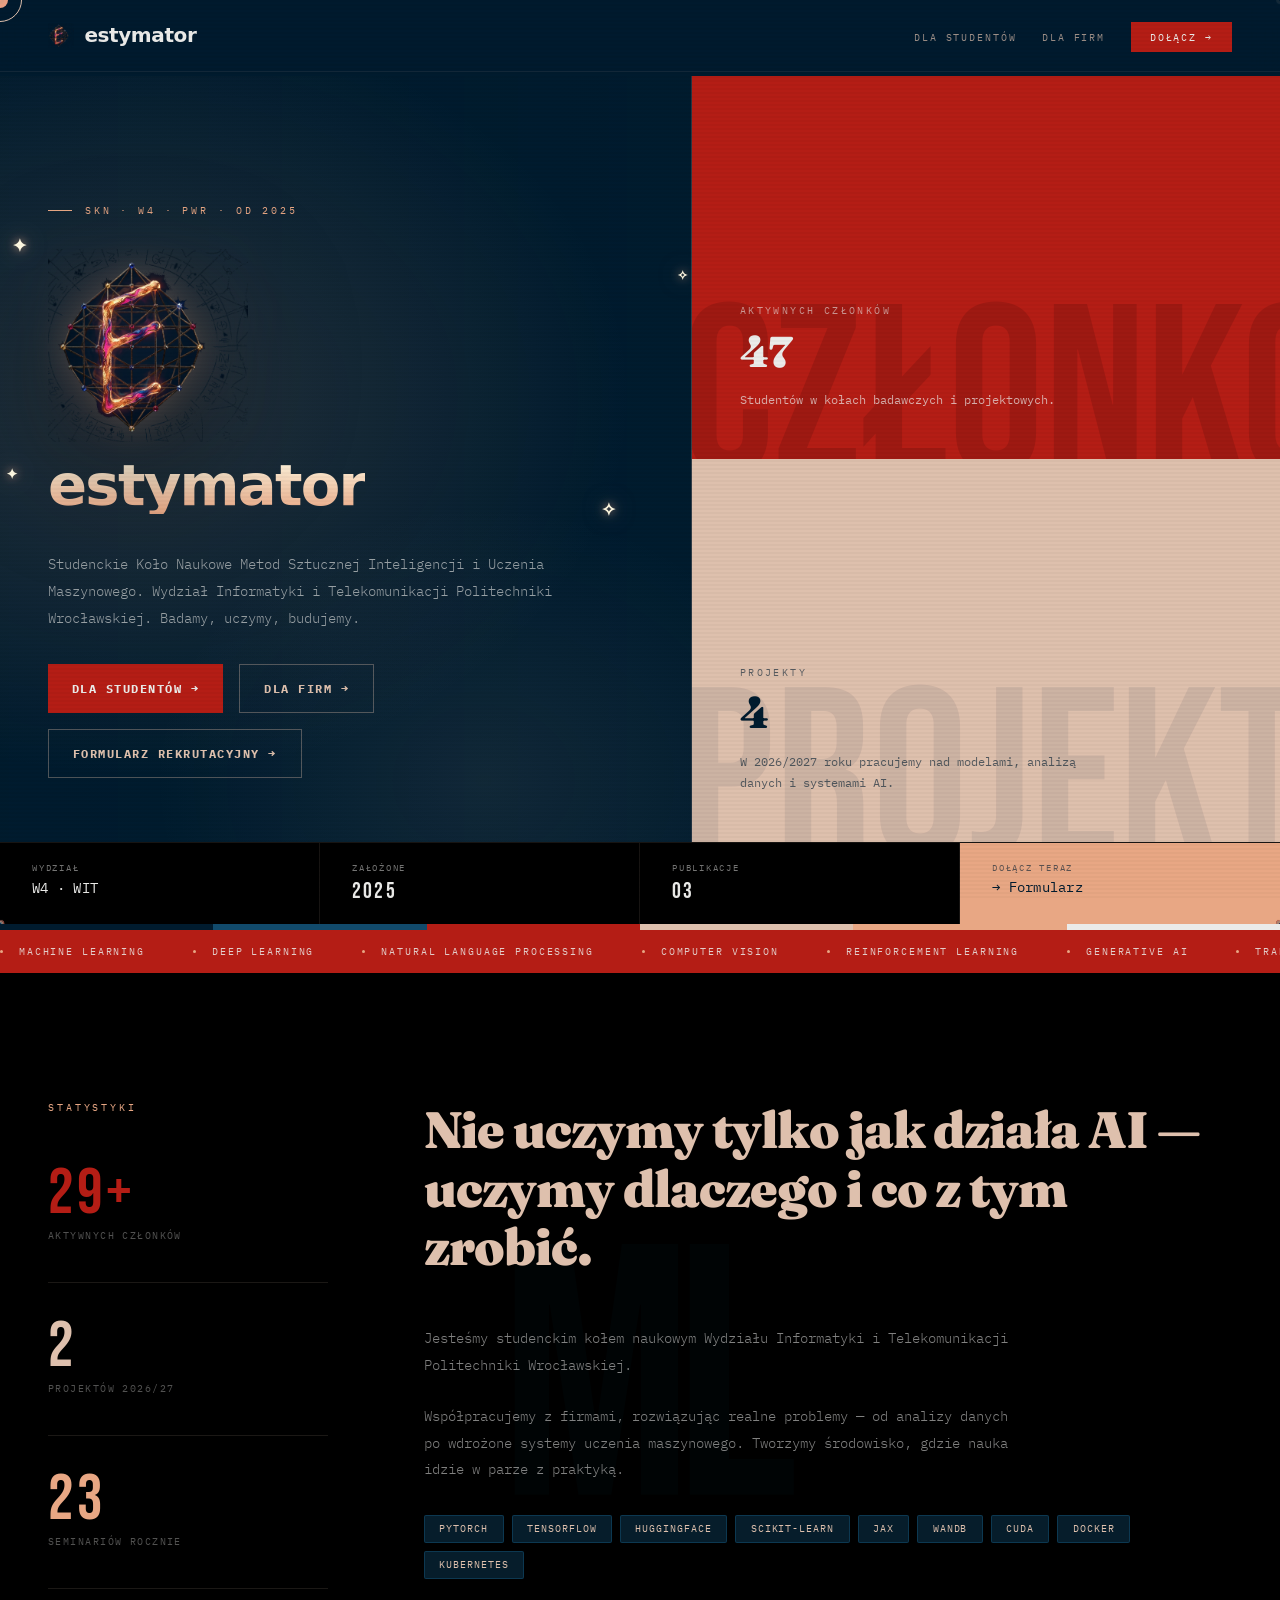
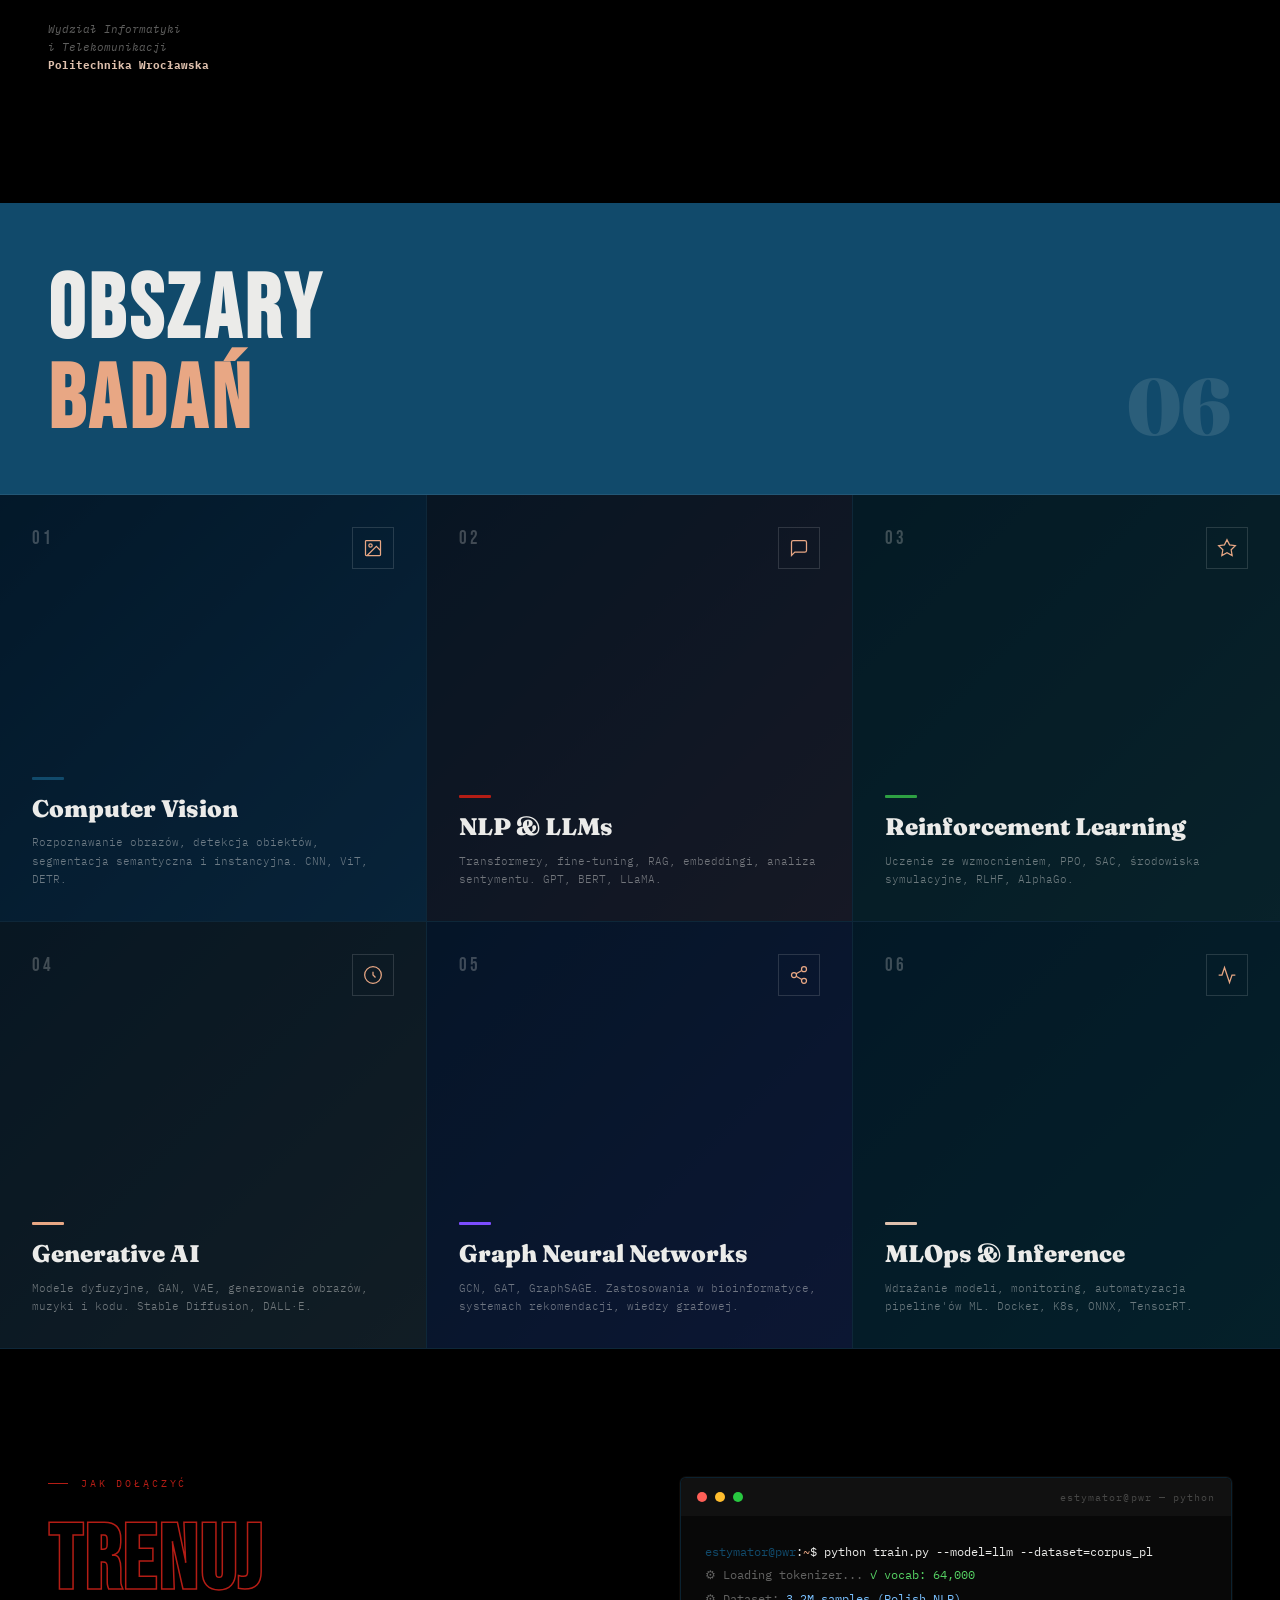
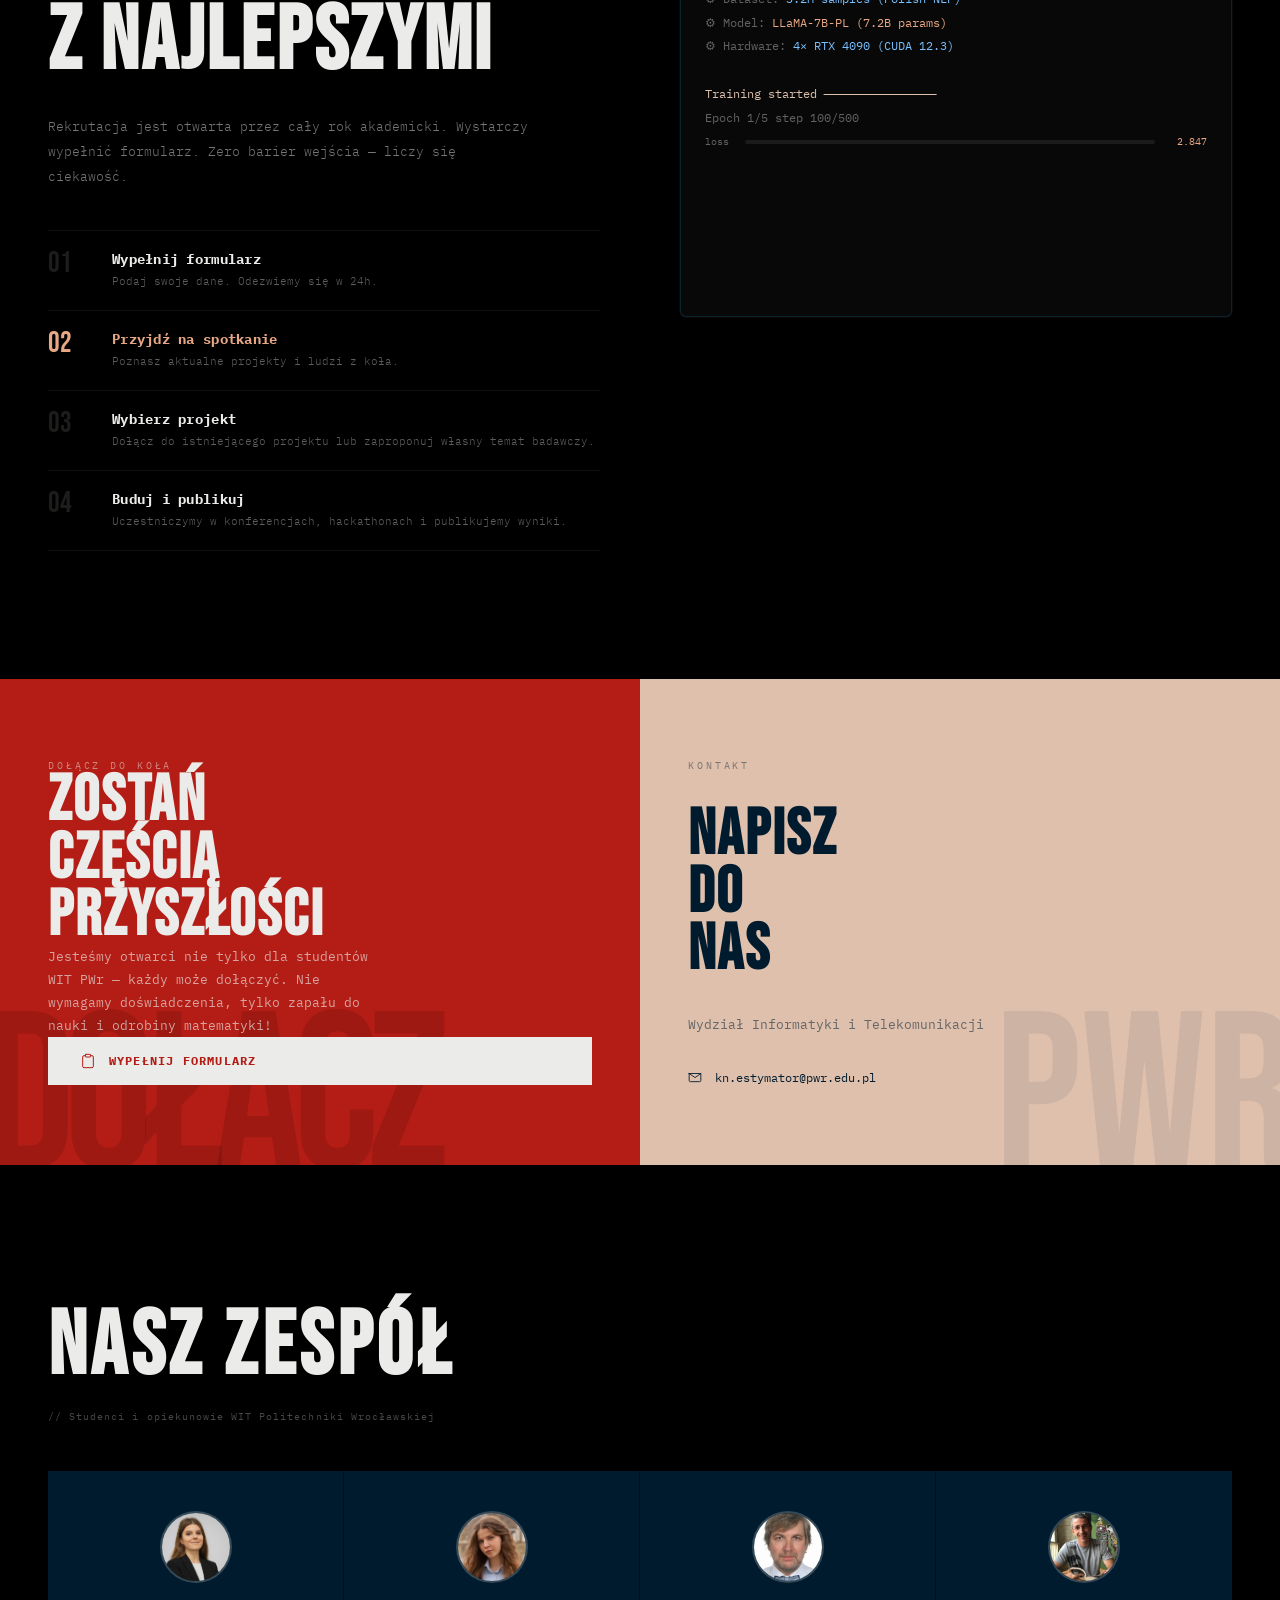
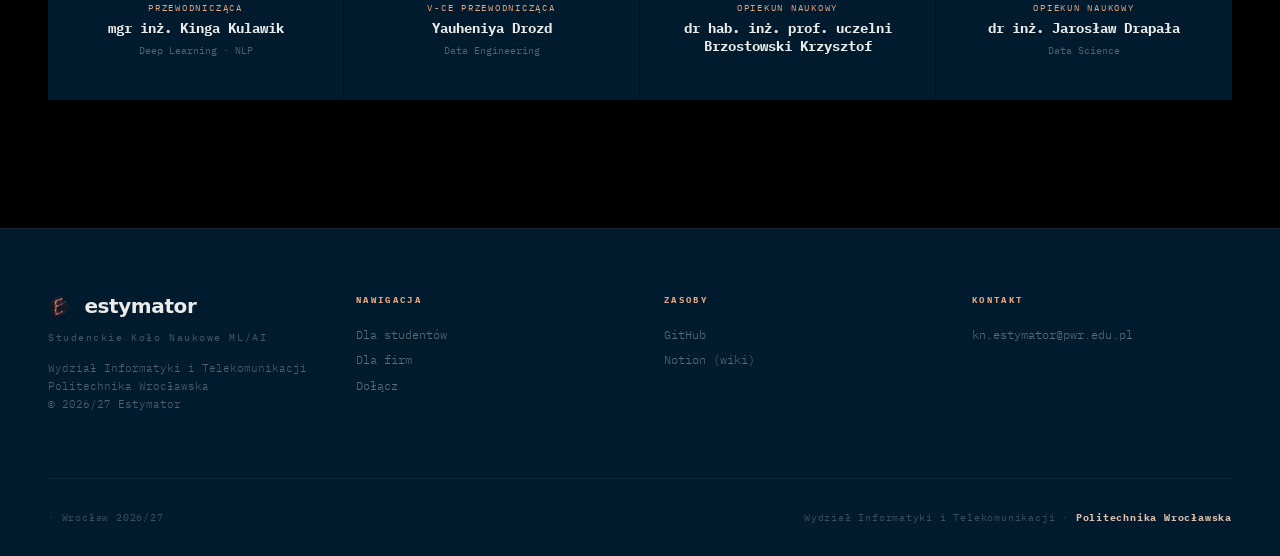
<file: index.html>
<!DOCTYPE html>
<html lang="pl">
<head>
<meta charset="UTF-8">
<meta name="viewport" content="width=device-width, initial-scale=1.0">
<title>Estymator · SKN · Politechnika Wrocławska</title>
<meta name="description" content="Estymator — Studenckie Koło Naukowe Metod Sztucznej Inteligencji i Uczenia Maszynowego przy Wydziale Informatyki i Telekomunikacji Politechniki Wrocławskiej. Współpracujemy z firmami, rozwiązując realne problemy ML/AI.">
<link rel="icon" type="image/png" href="favicon.png">
<link rel="preconnect" href="https://fonts.googleapis.com">
<link rel="preconnect" href="https://fonts.gstatic.com" crossorigin>
<link href="https://fonts.googleapis.com/css2?family=Bebas+Neue&family=IBM+Plex+Mono:ital,wght@0,300;0,400;0,700;1,300&family=Fraunces:ital,opsz,wght@0,9..144,300;0,9..144,900;1,9..144,300;1,9..144,900&display=swap" rel="stylesheet">
<link rel="stylesheet" href="shared.css">
<style>
/* ── INDEX-SPECIFIC STYLES ─────────────────────────── */

/* Hero (index is 2-column grid at desktop, uses shared .hero) */
.hero {
  display: grid;
  grid-template-columns: 1fr .85fr;
  grid-template-rows: 1fr auto;
}
.hero-copy { grid-column:1; grid-row:1; }
.hero-logo {
  display: flex; flex-direction: column; align-items: flex-start; gap: .9rem;
  will-change: transform;
  position: relative;
}
.hero-logo .nlogo-mark {
  width: 200px; height: auto;
  animation: logo-float 6s ease-in-out infinite, logo-glow 4s ease-in-out infinite;
  filter: drop-shadow(0 0 18px rgba(232,167,132,.28)) drop-shadow(0 30px 60px rgba(0,0,0,.55));
}
@keyframes logo-float {
  0%, 100% { transform: translateY(0) rotate(0deg) scale(1); }
  50%      { transform: translateY(-14px) rotate(-1.5deg) scale(1.04); }
}
@keyframes logo-glow {
  0%, 100% { filter: drop-shadow(0 0 14px rgba(232,167,132,.16)) drop-shadow(0 30px 60px rgba(0,0,0,.55)); }
  50%      { filter: drop-shadow(0 0 32px rgba(232,167,132,.55)) drop-shadow(0 0 70px rgba(232,167,132,.28)) drop-shadow(0 30px 60px rgba(0,0,0,.55)); }
}
/* diamonds / sparkles */
.sparkle {
  position: absolute;
  color: #FFF9E2;
  text-shadow: 0 0 10px rgba(232,167,132,.85), 0 0 22px rgba(222,192,173,.5);
  pointer-events: none;
  font-size: 1.1rem;
  line-height: 1;
  animation: twinkle 2.4s ease-in-out infinite;
}
.sparkle.s1 { top: -4%; left: -6%; }
.sparkle.s2 { top: 8%; right: -8%; font-size: .8rem; animation-delay: .6s; }
.sparkle.s3 { bottom: 12%; left: -7%; font-size: .9rem; animation-delay: 1.2s; }
.sparkle.s4 { bottom: -2%; right: 4%; animation-delay: 1.8s; }
@keyframes twinkle {
  0%, 100% { opacity: 0; transform: scale(.2) rotate(0deg); }
  50%      { opacity: 1; transform: scale(1) rotate(90deg); }
}
@media (prefers-reduced-motion: reduce) {
  .hero-logo .nlogo-mark { animation: none; }
  .sparkle { animation: none; opacity: .7; }
}
.hero-logo-word {
  font-family: system-ui, -apple-system, 'Segoe UI', Roboto, Helvetica, Arial, sans-serif;
  font-weight: 600; font-size: clamp(2.4rem, 5.5vw, 3.6rem); letter-spacing: -.03em;
  line-height: 1;
  background: linear-gradient(180deg, #FFF9E2 0%, #E8A784 100%);
  -webkit-background-clip: text;
  background-clip: text;
  color: transparent;
}
.hero-panel { grid-column:2; grid-row:1; }
.hero-bar {
  grid-column: 1 / -1; grid-row:2;
  background: var(--black);
  border-top: 1px solid rgba(222,192,173,.1);
  display: grid; grid-template-columns: repeat(4,1fr);
}
.hbar-item {
  padding: 1.2rem 2rem;
  border-right: 1px solid rgba(222,192,173,.1);
  display: flex; flex-direction:column; gap:.3rem;
}
.hbar-item:last-child { border-right:none; background:var(--G); color:var(--O); }
.hbar-label { font-size:.55rem; letter-spacing:.2em; text-transform:uppercase; opacity:.5; }
.hbar-val { font-family:'Bebas Neue',sans-serif; font-size:1.4rem; letter-spacing:.1em; }
.hbar-mono { font-family:'IBM Plex Mono',monospace; font-size:.9rem; letter-spacing:.02em; }
.hbar-item:last-child .hbar-mono { font-size:.85rem; }
.hbar-item:last-child .hbar-label { color:var(--O); opacity:.6; }
.hbar-item:last-child .hbar-val   { color:var(--O); }

/* TICKER */
.ticker { background:var(--R); padding:.9rem 0; overflow:hidden; position:relative; }
.ticker-inner { display:flex; gap:3rem; animation:tick 26s linear infinite; white-space:nowrap; }
.titem {
  font-size:.65rem; letter-spacing:.18em; text-transform:uppercase;
  color:rgba(235,235,233,.85); flex-shrink:0;
  display:flex; align-items:center; gap:1rem;
}
.tdot { width:3px; height:3px; background:var(--G); border-radius:50%; flex-shrink:0; }
@keyframes tick { from{transform:translateX(0)} to{transform:translateX(-50%)} }

/* MANIFESTO */
.manifesto { background:var(--black); padding:8rem 3rem; position:relative; overflow:hidden; }
.manifesto-bg {
  position:absolute; top:50%; left:50%; transform:translate(-50%,-50%);
  font-family:'Bebas Neue',sans-serif; font-size:28vw;
  color:rgba(17,74,107,.05); letter-spacing:-.05em;
  white-space:nowrap; pointer-events:none; line-height:1;
}
.manifesto-inner { position:relative; z-index:1; display:grid; grid-template-columns:280px 1fr; gap:6rem; align-items:start; }
.m-label { font-size:.6rem; letter-spacing:.3em; text-transform:uppercase; color:var(--G); margin-bottom:3rem; }
.m-stat { margin-bottom:2.5rem; }
.m-num { font-family:'Bebas Neue',sans-serif; font-size:4rem; line-height:1; letter-spacing:.05em; }
.m-num.r{color:var(--R)} .m-num.c{color:var(--C)} .m-num.g{color:var(--G)}
.m-slab { font-size:.6rem; letter-spacing:.15em; text-transform:uppercase; color:rgba(235,235,233,.35); margin-top:.2rem; }
.m-divider { width:100%; height:1px; background:rgba(222,192,173,.12); margin:2rem 0; }
.m-pwr { font-size:.7rem; line-height:1.6; color:rgba(235,235,233,.4); font-style:italic; }
.m-pwr strong { color:var(--C); font-style:normal; }
.m-quote {
  font-family:'Fraunces',serif; font-size:clamp(2.2rem,4vw,3.8rem);
  line-height:1.15; font-weight:300; font-style:italic; letter-spacing:-.02em; margin-bottom:3rem;
}
.m-quote em  { font-style:normal; color:var(--G); }
.m-quote strong { font-style:normal; font-weight:900; color:var(--C); }
.m-para { font-size:.88rem; line-height:1.9; color:rgba(235,235,233,.55); font-weight:300; margin-bottom:1.5rem; max-width:600px; }
.m-chips { display:flex; gap:.5rem; flex-wrap:wrap; margin-top:2rem; }
.mchip { font-size:.6rem; letter-spacing:.1em; text-transform:uppercase; padding:.4rem .9rem; background:rgba(17,74,107,.4); border:1px solid rgba(17,74,107,.6); color:var(--C); border-radius:2px; }

/* AREAS */
.areas { padding:0; }
.areas-header {
  background:var(--T); padding:4rem 3rem 3rem;
  display:flex; align-items:flex-end; justify-content:space-between;
  border-bottom:1px solid rgba(235,235,233,.08);
}
.areas-h { font-family:'Bebas Neue',sans-serif; font-size:clamp(3rem,7vw,6rem); letter-spacing:.05em; line-height:1; }
.areas-h span { color:var(--G); }
.areas-count { font-family:'Fraunces',serif; font-size:5rem; font-weight:900; color:rgba(235,235,233,.12); line-height:1; }
.areas-grid { display:grid; grid-template-columns:repeat(3,1fr); }
.acard {
  position:relative; overflow:hidden; cursor:pointer;
  border-right:1px solid rgba(235,235,233,.06);
  border-bottom:1px solid rgba(235,235,233,.06);
  aspect-ratio:1;
}
.acard:nth-child(3n) { border-right:none; }
.acard-bg { position:absolute; inset:0; transition:transform .7s cubic-bezier(.23,1,.32,1); }
.acard:hover .acard-bg { transform:scale(1.05); }
.acard-overlay { position:absolute; inset:0; background:rgba(0,27,46,.7); transition:background .4s; }
.acard:hover .acard-overlay { background:rgba(0,27,46,.4); }
.acard-inner { position:absolute; inset:0; padding:2rem; display:flex; flex-direction:column; justify-content:space-between; }
.ac-top { display:flex; align-items:flex-start; justify-content:space-between; }
.ac-num { font-family:'Bebas Neue',sans-serif; font-size:1.2rem; letter-spacing:.15em; color:rgba(235,235,233,.25); }
.ac-icon { width:42px; height:42px; border:1px solid rgba(235,235,233,.15); display:flex; align-items:center; justify-content:center; transition:border-color .3s,background .3s; }
.acard:hover .ac-icon { border-color:var(--G); background:rgba(232,167,132,.1); }
.ac-icon svg { width:20px; height:20px; stroke:var(--G); fill:none; stroke-width:1.5; }
.ac-color { width:32px; height:3px; margin-bottom:1rem; border-radius:1px; }
.ac-title { font-family:'Fraunces',serif; font-size:1.5rem; font-weight:900; line-height:1.1; margin-bottom:.7rem; }
.ac-desc { font-size:.68rem; line-height:1.7; color:rgba(235,235,233,.45); font-weight:300; transition:color .3s; }
.acard:hover .ac-desc { color:rgba(235,235,233,.75); }
.ac-hover-line { position:absolute; bottom:0; left:0; right:0; height:3px; transform:scaleX(0); transform-origin:left; transition:transform .5s cubic-bezier(.23,1,.32,1); }
.acard:hover .ac-hover-line { transform:scaleX(1); }

/* acard backgrounds per position */
.acard:nth-child(1) .acard-bg{background:linear-gradient(135deg,#0a1520 0%,#1a3a55 100%)}
.acard:nth-child(2) .acard-bg{background:linear-gradient(135deg,#1a0a08 0%,#4a1510 100%)}
.acard:nth-child(3) .acard-bg{background:linear-gradient(135deg,#0d1a10 0%,#1a3520 100%)}
.acard:nth-child(4) .acard-bg{background:linear-gradient(135deg,#1a1008 0%,#3a2510 100%)}
.acard:nth-child(5) .acard-bg{background:linear-gradient(135deg,#100a1a 0%,#2a1040 100%)}
.acard:nth-child(6) .acard-bg{background:linear-gradient(135deg,#0a1515 0%,#103020 100%)}
.ac-color1,.ac-hl1{background:var(--T)} .ac-color2,.ac-hl2{background:var(--R)}
.ac-color3,.ac-hl3{background:#2ea043} .ac-color4,.ac-hl4{background:var(--G)}
.ac-color5,.ac-hl5{background:#7c4dff} .ac-color6,.ac-hl6{background:var(--C)}

/* TERMINAL SECTION */
.terminal-mega { background:var(--black); padding:8rem 3rem; position:relative; overflow:hidden; }
.tm-grid { display:grid; grid-template-columns:1fr 1fr; gap:5rem; align-items:start; }
.tm-label { font-size:.6rem; letter-spacing:.3em; text-transform:uppercase; color:var(--R); margin-bottom:2rem; display:flex; align-items:center; gap:.8rem; }
.tm-label::before { content:''; width:20px; height:1px; background:var(--R); }
.tm-head { font-family:'Bebas Neue',sans-serif; font-size:clamp(3.5rem,7vw,6rem); line-height:.9; letter-spacing:.03em; margin-bottom:2rem; }
.tm-head .stroke { -webkit-text-stroke:1.5px var(--R); color:transparent; }
.tm-para { font-size:.82rem; line-height:1.9; color:rgba(235,235,233,.5); font-weight:300; margin-bottom:2rem; max-width:480px; }
.steps-join { display:flex; flex-direction:column; gap:0; margin-top:2.5rem; }
.step {
  display:flex; align-items:flex-start; gap:1.5rem;
  padding:1.2rem 0; border-top:1px solid rgba(222,192,173,.08);
  cursor:pointer; transition:padding-left .3s;
}
.step:last-child { border-bottom:1px solid rgba(222,192,173,.08); }
.step:hover { padding-left:.5rem; }
.step-num-small { font-family:'Bebas Neue',sans-serif; font-size:1.8rem; color:rgba(235,235,233,.12); min-width:40px; line-height:1; }
.step-body { flex:1; }
.step-title2 { font-size:.85rem; font-weight:700; margin-bottom:.3rem; letter-spacing:.02em; }
.step-desc { font-size:.7rem; color:rgba(235,235,233,.4); line-height:1.6; font-weight:300; }
.step.active .step-num-small { color:var(--G); }
.step.active .step-title2 { color:var(--G); }
.term-win { background:#080808; border:1px solid rgba(17,74,107,.4); border-radius:6px; overflow:hidden; box-shadow:0 0 0 1px rgba(232,167,132,.05),0 40px 100px rgba(0,0,0,.8); }
.term-bar { background:#111; padding:.75rem 1rem; display:flex; align-items:center; gap:.5rem; }
.td { width:10px; height:10px; border-radius:50%; }
.td.r{background:#ff5f57} .td.y{background:#ffbd2e} .td.g{background:#28c840}
.ttitle { margin-left:auto; font-size:.65rem; color:rgba(235,235,233,.25); letter-spacing:.1em; }
.term-body { padding:1.5rem; height:400px; overflow-y:auto; font-size:.78rem; line-height:1.9; }
.tl { display:block; }
.tp{color:var(--T)} .tc{color:var(--W)} .to{color:rgba(235,235,233,.4)}
.tg{color:#56d364} .tb{color:#79c0ff} .tgl{color:var(--G)} .tc2{color:var(--C)}
.tcur { display:inline-block; width:8px; height:1.1em; background:var(--G); vertical-align:text-bottom; animation:bl 1s step-end infinite; }
@keyframes bl{0%,100%{opacity:1}50%{opacity:0}}
.tprogress { display:flex; align-items:center; gap:1rem; margin:.2rem 0; }
.tbar-wrap { flex:1; background:rgba(255,255,255,.08); height:4px; border-radius:2px; overflow:hidden; }
.tbar-fill { height:100%; background:var(--G); border-radius:2px; transition:width .3s; }
.tpct { font-size:.65rem; color:var(--G); min-width:36px; text-align:right; }

/* EVENTS */
.events { background:var(--O); padding:8rem 3rem; }
.events-top { display:grid; grid-template-columns:1fr 1fr; gap:4rem; margin-bottom:5rem; align-items:end; }
.ev-h { font-family:'Bebas Neue',sans-serif; font-size:clamp(3rem,7vw,6rem); line-height:.9; letter-spacing:.05em; }
.ev-h span { color:var(--R); }
.ev-right { display:flex; flex-direction:column; gap:1rem; align-items:flex-end; }
.ev-p { font-size:.8rem; color:rgba(235,235,233,.45); line-height:1.7; text-align:right; max-width:340px; }
.ev-link { font-size:.65rem; letter-spacing:.2em; text-transform:uppercase; color:var(--C); text-decoration:none; border-bottom:1px solid rgba(222,192,173,.3); padding-bottom:.2rem; transition:color .2s,border-color .2s; }
.ev-link:hover { color:var(--G); border-color:var(--G); }
.ev-list { display:flex; flex-direction:column; }
.eitem {
  display:grid; grid-template-columns:120px 60px 1fr auto;
  align-items:center; gap:2.5rem; padding:2rem 0;
  border-top:1px solid rgba(222,192,173,.08);
  position:relative; cursor:pointer; transition:background .3s;
}
.eitem:last-child { border-bottom:1px solid rgba(222,192,173,.08); }
.eitem::before { content:''; position:absolute; left:0; top:0; bottom:0; width:0; background:rgba(17,74,107,.3); transition:width .4s cubic-bezier(.23,1,.32,1); z-index:0; }
.eitem:hover::before { width:100%; }
.eitem > * { position:relative; z-index:1; }
.edate { font-family:'Bebas Neue',sans-serif; font-size:1rem; letter-spacing:.1em; line-height:1.2; color:rgba(235,235,233,.35); }
.edate strong { display:block; font-size:2.2rem; color:var(--C); }
.edot { width:8px; height:8px; border-radius:50%; flex-shrink:0; }
.edot.seminar{background:var(--G)} .edot.workshop{background:var(--C)}
.edot.hack{background:var(--R)} .edot.review{background:var(--T)}
.etitle { font-family:'Fraunces',serif; font-size:1.15rem; font-weight:700; margin-bottom:.4rem; line-height:1.2; }
.etag { font-size:.58rem; letter-spacing:.15em; text-transform:uppercase; padding:.25rem .6rem; border-radius:2px; }
.etag.seminar{background:rgba(232,167,132,.12);color:var(--G);border:1px solid rgba(232,167,132,.2)}
.etag.workshop{background:rgba(222,192,173,.12);color:var(--C);border:1px solid rgba(222,192,173,.2)}
.etag.hack{background:rgba(180,29,21,.15);color:var(--R);border:1px solid rgba(180,29,21,.3)}
.etag.review{background:rgba(17,74,107,.25);color:#79c0ff;border:1px solid rgba(17,74,107,.4)}
.earrow { font-size:1.2rem; color:rgba(235,235,233,.2); transition:color .3s,transform .3s; }
.eitem:hover .earrow { color:var(--G); transform:translateX(6px); }

/* SPLIT CTA */
.split-cta { display:grid; grid-template-columns:1fr 1fr; min-height:50vh; }
.sc-left { background:var(--R); padding:5rem 3rem; display:flex; flex-direction:column; justify-content:space-between; position:relative; overflow:hidden; }
.sc-left::before { content:'DOŁĄCZ'; font-family:'Bebas Neue',sans-serif; font-size:14rem; color:rgba(0,0,0,.12); position:absolute; bottom:-3rem; left:-1rem; line-height:1; letter-spacing:-.05em; pointer-events:none; }
.scl-label { font-size:.6rem; letter-spacing:.3em; text-transform:uppercase; color:rgba(235,235,233,.5); position:relative; z-index:1; }
.scl-h { font-family:'Bebas Neue',sans-serif; font-size:clamp(3rem,5vw,5rem); line-height:.9; letter-spacing:.03em; position:relative; z-index:1; }
.scl-p { font-size:.8rem; line-height:1.8; color:rgba(235,235,233,.65); position:relative; z-index:1; max-width:340px; }
.scl-btn { display:inline-flex; align-items:center; gap:.8rem; background:var(--W); color:var(--R); font-family:'IBM Plex Mono',monospace; font-size:.75rem; font-weight:700; letter-spacing:.1em; text-transform:uppercase; padding:1rem 2rem; text-decoration:none; position:relative; z-index:1; transition:background .2s,transform .2s; }
.scl-btn:hover { background:var(--C); transform:translateY(-2px); }
.scl-btn svg { width:16px; height:16px; stroke:currentColor; fill:none; }
.sc-right { background:var(--C); padding:5rem 3rem; display:flex; flex-direction:column; justify-content:space-between; position:relative; overflow:hidden; }
.sc-right::before { content:'PWR'; font-family:'Bebas Neue',sans-serif; font-size:14rem; color:rgba(0,27,46,.08); position:absolute; bottom:-3rem; right:-1rem; line-height:1; pointer-events:none; }
.scr-label { font-size:.6rem; letter-spacing:.3em; text-transform:uppercase; color:rgba(0,27,46,.45); position:relative; z-index:1; }
.scr-h { font-family:'Bebas Neue',sans-serif; font-size:clamp(3rem,5vw,5rem); line-height:.9; letter-spacing:.03em; color:var(--O); position:relative; z-index:1; }
.scr-p { font-size:.8rem; line-height:1.8; color:rgba(0,27,46,.55); position:relative; z-index:1; max-width:340px; }
.contact-items { display:flex; flex-direction:column; gap:.8rem; position:relative; z-index:1; }
.ci { display:flex; align-items:center; gap:.8rem; font-size:.75rem; color:var(--O); text-decoration:none; transition:color .2s; }
.ci:hover { color:var(--R); }
.ci svg { width:14px; height:14px; stroke:currentColor; fill:none; flex-shrink:0; }

/* TEAM */
.team { background:var(--black); padding:8rem 3rem; }
.team-h { font-family:'Bebas Neue',sans-serif; font-size:clamp(3rem,7vw,6rem); letter-spacing:.05em; margin-bottom:.5rem; }
.team-sub { font-size:.65rem; color:rgba(235,235,233,.3); letter-spacing:.1em; margin-bottom:3rem; }
.team-grid { display:grid; grid-template-columns:repeat(4,1fr); gap:0; }
.tcard { position:relative; overflow:hidden; cursor:pointer; border-right:1px solid rgba(235,235,233,.05); display:flex; flex-direction:column; }
.tcard:last-child { border-right:none; }
.tcard-face { padding:2.5rem 1.5rem; display:flex; flex-direction:column; align-items:center; text-align:center; background:var(--O); transition:background .4s; flex:1; }
.tcard:hover .tcard-face { background:var(--T); }
.tavatar { width:72px; height:72px; border-radius:50%; border:2px solid rgba(232,167,132,.2); overflow:hidden; margin-bottom:1.2rem; transition:border-color .3s; background:rgba(17,74,107,.5); }
.tavatar img { width:100%; height:100%; object-fit:cover; display:block; }
.tcard:hover .tavatar { border-color:var(--G); }
.trole { font-size:.55rem; letter-spacing:.2em; text-transform:uppercase; color:var(--G); margin-bottom:.4rem; }
.tname { font-size:.9rem; font-weight:700; margin-bottom:.4rem; line-height:1.2; }
.tfield { font-size:.65rem; color:rgba(235,235,233,.35); line-height:1.4; }
.tcard-hover-bar { position:absolute; bottom:0; left:0; right:0; height:3px; background:var(--G); transform:scaleX(0); transform-origin:left; transition:transform .4s cubic-bezier(.23,1,.32,1); }
.tcard:hover .tcard-hover-bar { transform:scaleX(1); }

/* ── INDEX RESPONSIVE ─────────────────────────────── */
@media (max-width: 1024px) {
  .manifesto-inner { grid-template-columns: 1fr; gap: 3rem; }
  .areas-grid { grid-template-columns: repeat(2,1fr); }
  .acard:nth-child(3n) { border-right: 1px solid rgba(235,235,233,.06); }
  .acard:nth-child(2n) { border-right: none; }
  .team-grid { grid-template-columns: repeat(3,1fr); }
  .tm-grid { grid-template-columns: 1fr; gap: 3rem; }
  .events-top { grid-template-columns: 1fr; gap: 2rem; }
  .ev-right { align-items: flex-start; }
  .ev-p { text-align: left; }
}

@media (max-width: 768px) {
  /* Hero index */
  .hero { grid-template-columns: 1fr; grid-template-rows: auto auto auto; }
  .hero-copy { grid-column:1; grid-row:1; }
  .hero-logo .nlogo-mark { width: 140px; height: auto; }
  .hero-panel { grid-column:1; grid-row:2; grid-template-columns: 1fr 1fr; grid-template-rows: 1fr; }
  .hero-bar { grid-column:1; grid-row:3; grid-template-columns: 1fr 1fr; }
  .hbar-item { padding: 1rem 1.2rem; }
  .hbar-val { font-size: 1.1rem; }

  /* Ticker */
  .ticker-inner { animation-duration: 18s; }

  /* Manifesto */
  .manifesto { padding: 4rem 1.4rem; }
  .manifesto-bg { font-size: 40vw; }

  /* Areas */
  .areas-header { padding: 3rem 1.4rem 2rem; }
  .areas-grid { grid-template-columns: 1fr 1fr; }
  .acard { aspect-ratio: auto; min-height: 200px; }
  .acard-inner { padding: 1.4rem; }
  .ac-title { font-size: 1.1rem; }
  .ac-desc { font-size:.62rem; }

  /* Terminal */
  .terminal-mega { padding: 4rem 1.4rem; }
  .term-body { height: 280px; font-size:.7rem; }

  /* Events */
  .events { padding: 4rem 1.4rem; }
  .events-top { margin-bottom: 2.5rem; }
  .eitem { grid-template-columns: 80px 20px 1fr auto; gap: 1rem; padding: 1.5rem 0; }
  .edate { font-size: .85rem; }
  .edate strong { font-size: 1.6rem; }

  /* Split CTA */
  .split-cta { grid-template-columns: 1fr; }
  .sc-left, .sc-right { padding: 3.5rem 1.4rem; min-height: auto; }
  .sc-left::before, .sc-right::before { font-size: 9rem; }

  /* Team */
  .team { padding: 4rem 1.4rem; }
  .team-grid { grid-template-columns: repeat(2,1fr); gap: 1px; }
  .tcard { border-right: none; border-bottom: 1px solid rgba(235,235,233,.05); }
}

@media (max-width: 480px) {
  .hero-panel { grid-template-columns: 1fr; }
  .hero-bar { grid-template-columns: 1fr 1fr; }
  .areas-grid { grid-template-columns: 1fr; }
  .acard { min-height: 180px; }
  .eitem { grid-template-columns: 70px 1fr auto; }
  .edot { display: none; }
  .team-grid { grid-template-columns: 1fr 1fr; }
  .split-cta { min-height: auto; }
}
</style>
</head>
<body>
<div id="cur"></div>
<div id="cur2"></div>

<nav role="navigation" aria-label="Główna nawigacja">
  <a href="index.html" class="nlogo" aria-label="Estymator — strona główna">ESTYMATOR</a>
  <button class="nav-toggle" aria-label="Otwórz menu" aria-expanded="false">
    <span></span><span></span><span></span>
  </button>
  <ul class="nlinks">
    <li><a href="studenci.html">Dla studentów</a></li>
    <li><a href="firmy.html">Dla firm</a></li>
    <li><a href="https://docs.google.com/forms/d/e/1FAIpQLScWszA3sUFTpTJ8m1Yojr_PnwodAa9qoFcnlEubNC58_4QOOA/viewform?usp=dialog" class="ncta" target="_blank" rel="noopener">Dołącz →</a></li>
  </ul>
</nav>

<!-- ===== HERO ===== -->
<section class="hero">
  <canvas id="bgCanvas"></canvas>
  <div class="hero-copy">
    <div class="kicker">SKN · W4 · PWr · od 2025</div>
    <h1 class="hero-logo">estymator</h1>
    <p class="lead">Studenckie Koło Naukowe Metod Sztucznej Inteligencji i Uczenia Maszynowego. Wydział Informatyki i Telekomunikacji Politechniki Wrocławskiej. Badamy, uczymy, budujemy.</p>
    <div class="hero-actions">
      <a href="studenci.html" class="btn primary">Dla studentów →</a>
      <a href="firmy.html" class="btn ghost">Dla firm →</a>
      <a href="https://docs.google.com/forms/d/e/1FAIpQLScWszA3sUFTpTJ8m1Yojr_PnwodAa9qoFcnlEubNC58_4QOOA/viewform?usp=dialog" class="btn ghost" target="_blank" rel="noopener">Formularz rekrutacyjny →</a>
    </div>
  </div>
  <div class="hero-panel">
    <div class="panel red" data-bg="Członkowie">
      <div class="p-label">Aktywnych członków</div>
      <div class="p-title">47</div>
      <p class="p-text">Studentów w kołach badawczych i projektowych.</p>
    </div>
    <div class="panel cream" data-bg="Projekty">
      <div class="p-label">Projekty</div>
      <div class="p-title">4</div>
      <p class="p-text">W 2026/2027 roku pracujemy nad modelami, analizą danych i systemami AI.</p>
    </div>
  </div>
  <div class="hero-bar">
    <div class="hbar-item">
      <div class="hbar-label">Wydział</div>
      <div class="hbar-val hbar-mono">W4 · WIT</div>
    </div>
    <div class="hbar-item">
      <div class="hbar-label">Założone</div>
      <div class="hbar-val">2025</div>
    </div>
    <div class="hbar-item">
      <div class="hbar-label">Publikacje</div>
      <div class="hbar-val">03</div>
    </div>
    <a href="https://docs.google.com/forms/d/e/1FAIpQLScWszA3sUFTpTJ8m1Yojr_PnwodAa9qoFcnlEubNC58_4QOOA/viewform?usp=dialog" class="hbar-item" target="_blank" rel="noopener" style="text-decoration:none">
      <div class="hbar-label">Dołącz teraz</div>
      <div class="hbar-val hbar-mono">→ Formularz</div>
    </a>
  </div>
</section>

<div class="color-strip"><div class="cs1"></div><div class="cs2"></div><div class="cs3"></div><div class="cs4"></div><div class="cs5"></div><div class="cs6"></div></div>

<!-- TICKER -->
<div class="ticker" aria-hidden="true">
  <div class="ticker-inner">
    <span class="titem"><span class="tdot"></span>Machine Learning</span>
    <span class="titem"><span class="tdot"></span>Deep Learning</span>
    <span class="titem"><span class="tdot"></span>Natural Language Processing</span>
    <span class="titem"><span class="tdot"></span>Computer Vision</span>
    <span class="titem"><span class="tdot"></span>Reinforcement Learning</span>
    <span class="titem"><span class="tdot"></span>Generative AI</span>
    <span class="titem"><span class="tdot"></span>Transformers</span>
    <span class="titem"><span class="tdot"></span>Diffusion Models</span>
    <span class="titem"><span class="tdot"></span>Bayesian Inference</span>
    <span class="titem"><span class="tdot"></span>Graph Neural Networks</span>
    <span class="titem"><span class="tdot"></span>MLOps · Deployment</span>
    <span class="titem"><span class="tdot"></span>Machine Learning</span>
    <span class="titem"><span class="tdot"></span>Deep Learning</span>
    <span class="titem"><span class="tdot"></span>Natural Language Processing</span>
    <span class="titem"><span class="tdot"></span>Computer Vision</span>
    <span class="titem"><span class="tdot"></span>Reinforcement Learning</span>
    <span class="titem"><span class="tdot"></span>Generative AI</span>
    <span class="titem"><span class="tdot"></span>Transformers</span>
    <span class="titem"><span class="tdot"></span>Diffusion Models</span>
    <span class="titem"><span class="tdot"></span>Bayesian Inference</span>
    <span class="titem"><span class="tdot"></span>Graph Neural Networks</span>
    <span class="titem"><span class="tdot"></span>MLOps · Deployment</span>
  </div>
</div>

<!-- ===== MANIFESTO ===== -->
<section class="manifesto" id="manifesto">
  <div class="manifesto-bg">ML</div>
  <div class="manifesto-inner">
    <div class="m-sidebar rv2">
      <div class="m-label">Statystyki</div>
      <div class="m-stat"><div class="m-num r" id="s1">0</div><div class="m-slab">Aktywnych członków</div></div>
      <div class="m-divider"></div>
      <div class="m-stat"><div class="m-num c" id="s2">0</div><div class="m-slab">Projektów 2026/27</div></div>
      <div class="m-divider"></div>
      <div class="m-stat"><div class="m-num g" id="s3">0</div><div class="m-slab">Seminariów rocznie</div></div>
      <div class="m-divider"></div>
      <div class="m-pwr">Wydział Informatyki<br>i Telekomunikacji<br><strong>Politechnika Wrocławska</strong></div>
    </div>
    <div class="m-body rv">
      <blockquote class="m-quote"><strong>Nie uczymy tylko jak działa AI — uczymy dlaczego i co z tym zrobić.</strong></blockquote>
      <p class="m-para">Jesteśmy studenckim kołem naukowym Wydziału Informatyki i Telekomunikacji Politechniki Wrocławskiej.</p>
      <p class="m-para">Współpracujemy z firmami, rozwiązując realne problemy — od analizy danych po wdrożone systemy uczenia maszynowego. Tworzymy środowisko, gdzie nauka idzie w parze z praktyką.</p>
      <div class="m-chips">
        <span class="mchip">PyTorch</span><span class="mchip">TensorFlow</span>
        <span class="mchip">HuggingFace</span><span class="mchip">scikit-learn</span>
        <span class="mchip">JAX</span><span class="mchip">wandb</span>
        <span class="mchip">CUDA</span><span class="mchip">Docker</span>
        <span class="mchip">Kubernetes</span>
      </div>
    </div>
  </div>
</section>

<!-- ===== AREAS ===== -->
<section class="areas" id="areas">
  <div class="areas-header rv">
    <h2 class="areas-h">Obszary<br><span>badań</span></h2>
    <div class="areas-count">06</div>
  </div>
  <div class="areas-grid rv-stagger">
    <div class="acard rv"><div class="acard-bg"></div><div class="acard-overlay"></div><div class="acard-inner"><div class="ac-top"><div class="ac-num">01</div><div class="ac-icon"><svg viewBox="0 0 24 24"><rect x="3" y="3" width="18" height="18" rx="1"/><circle cx="9" cy="9" r="2"/><path d="M21 15l-5-5L5 21"/></svg></div></div><div class="ac-bot"><div class="ac-color ac-color1"></div><h3 class="ac-title">Computer Vision</h3><p class="ac-desc">Rozpoznawanie obrazów, detekcja obiektów, segmentacja semantyczna i instancyjna. CNN, ViT, DETR.</p></div></div><div class="ac-hover-line ac-hl1"></div></div>
    <div class="acard"><div class="acard-bg"></div><div class="acard-overlay"></div><div class="acard-inner"><div class="ac-top"><div class="ac-num">02</div><div class="ac-icon"><svg viewBox="0 0 24 24"><path d="M21 15a2 2 0 01-2 2H7l-4 4V5a2 2 0 012-2h14a2 2 0 012 2z"/></svg></div></div><div class="ac-bot"><div class="ac-color ac-color2"></div><h3 class="ac-title">NLP & LLMs</h3><p class="ac-desc">Transformery, fine-tuning, RAG, embeddingi, analiza sentymentu. GPT, BERT, LLaMA.</p></div></div><div class="ac-hover-line ac-hl2"></div></div>
    <div class="acard"><div class="acard-bg"></div><div class="acard-overlay"></div><div class="acard-inner"><div class="ac-top"><div class="ac-num">03</div><div class="ac-icon"><svg viewBox="0 0 24 24"><polygon points="12 2 15.09 8.26 22 9.27 17 14.14 18.18 21.02 12 17.77 5.82 21.02 7 14.14 2 9.27 8.91 8.26 12 2"/></svg></div></div><div class="ac-bot"><div class="ac-color ac-color3"></div><h3 class="ac-title">Reinforcement Learning</h3><p class="ac-desc">Uczenie ze wzmocnieniem, PPO, SAC, środowiska symulacyjne, RLHF, AlphaGo.</p></div></div><div class="ac-hover-line ac-hl3"></div></div>
    <div class="acard"><div class="acard-bg"></div><div class="acard-overlay"></div><div class="acard-inner"><div class="ac-top"><div class="ac-num">04</div><div class="ac-icon"><svg viewBox="0 0 24 24"><path d="M12 22c5.523 0 10-4.477 10-10S17.523 2 12 2 2 6.477 2 12s4.477 10 10 10z"/><path d="M12 8v4l3 3"/></svg></div></div><div class="ac-bot"><div class="ac-color ac-color4"></div><h3 class="ac-title">Generative AI</h3><p class="ac-desc">Modele dyfuzyjne, GAN, VAE, generowanie obrazów, muzyki i kodu. Stable Diffusion, DALL·E.</p></div></div><div class="ac-hover-line ac-hl4"></div></div>
    <div class="acard"><div class="acard-bg"></div><div class="acard-overlay"></div><div class="acard-inner"><div class="ac-top"><div class="ac-num">05</div><div class="ac-icon"><svg viewBox="0 0 24 24"><circle cx="18" cy="5" r="3"/><circle cx="6" cy="12" r="3"/><circle cx="18" cy="19" r="3"/><path d="M8.59 13.51l6.83 3.98M15.41 6.51L8.59 10.49"/></svg></div></div><div class="ac-bot"><div class="ac-color ac-color5"></div><h3 class="ac-title">Graph Neural Networks</h3><p class="ac-desc">GCN, GAT, GraphSAGE. Zastosowania w bioinformatyce, systemach rekomendacji, wiedzy grafowej.</p></div></div><div class="ac-hover-line ac-hl5"></div></div>
    <div class="acard"><div class="acard-bg"></div><div class="acard-overlay"></div><div class="acard-inner"><div class="ac-top"><div class="ac-num">06</div><div class="ac-icon"><svg viewBox="0 0 24 24"><polyline points="22 12 18 12 15 21 9 3 6 12 2 12"/></svg></div></div><div class="ac-bot"><div class="ac-color ac-color6"></div><h3 class="ac-title">MLOps & Inference</h3><p class="ac-desc">Wdrażanie modeli, monitoring, automatyzacja pipeline'ów ML. Docker, K8s, ONNX, TensorRT.</p></div></div><div class="ac-hover-line ac-hl6"></div></div>
  </div>
</section>

<!-- ===== TERMINAL / JOIN ===== -->
<section class="terminal-mega" id="join">
  <div class="tm-grid">
    <div class="tm-left rv2">
      <div class="tm-label">Jak dołączyć</div>
      <h2 class="tm-head"><span class="stroke">Trenuj</span><br>z najlepszymi</h2>
      <p class="tm-para">Rekrutacja jest otwarta przez cały rok akademicki. Wystarczy wypełnić formularz. Zero barier wejścia — liczy się ciekawość.</p>
      <div class="steps-join">
        <a href="https://docs.google.com/forms/d/e/1FAIpQLScWszA3sUFTpTJ8m1Yojr_PnwodAa9qoFcnlEubNC58_4QOOA/viewform?usp=dialog" class="step active" target="_blank" rel="noopener" style="text-decoration:none"><div class="step-num-small">01</div><div class="step-body"><div class="step-title2">Wypełnij formularz</div><div class="step-desc">Podaj swoje dane. Odezwiemy się w 24h.</div></div></a>
        <div class="step"><div class="step-num-small">02</div><div class="step-body"><div class="step-title2">Przyjdź na spotkanie</div><div class="step-desc">Poznasz aktualne projekty i ludzi z koła.</div></div></div>
        <div class="step"><div class="step-num-small">03</div><div class="step-body"><div class="step-title2">Wybierz projekt</div><div class="step-desc">Dołącz do istniejącego projektu lub zaproponuj własny temat badawczy.</div></div></div>
        <div class="step"><div class="step-num-small">04</div><div class="step-body"><div class="step-title2">Buduj i publikuj</div><div class="step-desc">Uczestniczymy w konferencjach, hackathonach i publikujemy wyniki.</div></div></div>
      </div>
    </div>
    <div class="tm-right rv">
      <div class="term-win">
        <div class="term-bar">
          <span class="td r"></span><span class="td y"></span><span class="td g"></span>
          <span class="ttitle">estymator@pwr — python</span>
        </div>
        <div class="term-body" id="termBody"></div>
      </div>
    </div>
  </div>
</section>

<!-- ===== EVENTS (hidden for now — no upcoming events) ===== -->
<!--
<section class="events" id="events">
  <div class="events-top rv">
    <h2 class="ev-h">Nadchodzące<br><span>wydarzenia</span></h2>
    <div class="ev-right">
      <p class="ev-p">Organizujemy seminaria, warsztaty i hackathony przez cały rok akademicki.</p>
    </div>
  </div>
  <div class="ev-list rv-stagger">
    <div class="eitem"><div class="edate"><strong>12</strong>CZE<br>2025</div><div class="edot seminar"></div><div class="emeta"><div class="etitle">Diffusion Models od teorii do praktyki</div><span class="etag seminar">Seminarium</span></div><div class="earrow">→</div></div>
    <div class="eitem"><div class="edate"><strong>19</strong>CZE<br>2025</div><div class="edot workshop"></div><div class="emeta"><div class="etitle">Warsztat: Fine-tuning LLM z LoRA</div><span class="etag workshop">Warsztat</span></div><div class="earrow">→</div></div>
    <div class="eitem"><div class="edate"><strong>28</strong>CZE<br>2025</div><div class="edot hack"></div><div class="emeta"><div class="etitle">Wrocław AI Hackathon — edycja letnia</div><span class="etag hack">Hackathon</span></div><div class="earrow">→</div></div>
    <div class="eitem"><div class="edate"><strong>10</strong>LIP<br>2025</div><div class="edot review"></div><div class="emeta"><div class="etitle">Paper Review: ICML 2025 highlights</div><span class="etag review">Paper Review</span></div><div class="earrow">→</div></div>
    <div class="eitem"><div class="edate"><strong>24</strong>LIP<br>2025</div><div class="edot workshop"></div><div class="emeta"><div class="etitle">Intro to Reinforcement Learning — seria</div><span class="etag workshop">Warsztat</span></div><div class="earrow">→</div></div>
  </div>
</section>
-->

<!-- SPLIT CTA -->
<div class="split-cta">
  <div class="sc-left">
    <div class="scl-label">Dołącz do koła</div>
    <h2 class="scl-h">Zostań<br>częścią<br>przyszłości</h2>
    <p class="scl-p">Jesteśmy otwarci nie tylko dla studentów WIT PWr — każdy może dołączyć. Nie wymagamy doświadczenia, tylko zapału do nauki i odrobiny matematyki!</p>
    <a href="https://docs.google.com/forms/d/e/1FAIpQLScWszA3sUFTpTJ8m1Yojr_PnwodAa9qoFcnlEubNC58_4QOOA/viewform?usp=dialog" class="scl-btn" target="_blank" rel="noopener">
      <svg viewBox="0 0 24 24"><path d="M16 4h2a2 2 0 01 2 2v14a2 2 0 01-2 2H6a2 2 0 01-2-2V6a2 2 0 01 2-2h2" stroke-width="1.5" stroke-linecap="round" stroke-linejoin="round"/><rect x="8" y="2" width="8" height="4" rx="1" ry="1" stroke-width="1.5" stroke-linecap="round" stroke-linejoin="round"/></svg>
      Wypełnij formularz
    </a>
  </div>
  <div class="sc-right">
    <div class="scr-label">Kontakt</div>
    <h2 class="scr-h">Napisz<br>do<br>nas</h2>
    <p class="scr-p">Wydział Informatyki i Telekomunikacji</p>
    <div class="contact-items">
      <a href="mailto:kn.estymator@pwr.edu.pl" class="ci">
        <svg viewBox="0 0 24 24" stroke-width="1.5"><path d="M22 6L12 13 2 6M2 6h20v12a2 2 0 01-2 2H4a2 2 0 01-2-2V6z" stroke-linecap="round" stroke-linejoin="round"/></svg>
        kn.estymator@pwr.edu.pl
      </a>
    </div>
  </div>
</div>

<!-- ===== TEAM ===== -->
<section class="team" id="team">
  <div class="rv">
    <h2 class="team-h">Nasz zespół</h2>
    <p class="team-sub">// Studenci i opiekunowie WIT Politechniki Wrocławskiej</p>
  </div>
  <div class="team-grid rv-stagger">
    <div class="tcard"><div class="tcard-face"><div class="tavatar"><img src="photos/kinga_kulawik.PNG" alt="Kinga Kulawik"></div><div class="trole">Przewodnicząca</div><div class="tname">mgr inż. Kinga Kulawik</div><div class="tfield">Deep Learning · NLP</div></div><div class="tcard-hover-bar"></div></div>
    <div class="tcard"><div class="tcard-face"><div class="tavatar"><img src="photos/drozd.PNG" alt="Yauheniya Drozd"></div><div class="trole">V-ce Przewodnicząca</div><div class="tname">Yauheniya Drozd</div><div class="tfield">Data Engineering </div></div><div class="tcard-hover-bar"></div></div>
    <div class="tcard"><div class="tcard-face"><div class="tavatar"><img src="photos/krzysztof_brzostowski.jpg" alt="Brzostowski Krzysztof"></div><div class="trole">Opiekun naukowy</div><div class="tname">dr hab. inż. prof. uczelni Brzostowski Krzysztof</div></div><div class="tcard-hover-bar"></div></div>
    <div class="tcard"><div class="tcard-face"><div class="tavatar"><img src="photos/jaroslaw_drapala.jpg" alt="Jarosław Drapała"></div><div class="trole">Opiekun naukowy</div><div class="tname">dr inż. Jarosław Drapała</div><div class="tfield">Data Science</div></div><div class="tcard-hover-bar"></div></div>
  </div>
</section>

<!-- ===== FOOTER ===== -->
<footer>
  <div class="foot-top">
    <div class="foot-brand">
      <a href="index.html" class="nlogo" aria-label="Estymator — strona główna">ESTYMATOR</a>
      <div class="fs">Studenckie Koło Naukowe ML/AI</div>
      <p class="fp">Wydział Informatyki i Telekomunikacji<br>Politechnika Wrocławska<br>© 2026/27 Estymator</p>
    </div>
    <div class="foot-col">
      <h4>Nawigacja</h4>
      <a href="studenci.html">Dla studentów</a>
      <a href="firmy.html">Dla firm</a>
      <a href="https://docs.google.com/forms/d/e/1FAIpQLScWszA3sUFTpTJ8m1Yojr_PnwodAa9qoFcnlEubNC58_4QOOA/viewform?usp=dialog" target="_blank" rel="noopener">Dołącz</a>
    </div>
    <div class="foot-col">
      <h4>Zasoby</h4>
      <a href="#">GitHub</a><a href="#">Notion (wiki)</a>
    </div>
    <div class="foot-col">
      <h4>Kontakt</h4>
      <a href="mailto:kn.estymator@pwr.edu.pl">kn.estymator@pwr.edu.pl</a>
    </div>
  </div>
  <div class="foot-bottom">
    <span class="fbc"> · Wrocław 2026/27</span>
    <span class="fbr">Wydział Informatyki i Telekomunikacji · <strong>Politechnika Wrocławska</strong></span>
  </div>
</footer>

<script src="shared.js"></script>
<script>
// COUNTER ANIMATION
function animN(el, t, sfx='') {
  let n=0, step=t/50;
  const iv = setInterval(()=>{
    n += step; if(n>=t){n=t;clearInterval(iv);}
    el.textContent = Math.floor(n)+sfx;
  }, 20);
}
const obsM = new IntersectionObserver(entries=>{
  entries.forEach(e=>{
    if(e.isIntersecting && e.target.id==='manifesto'){
      setTimeout(()=>{
        animN(document.getElementById('s1'),47,'+');
        animN(document.getElementById('s2'),4,'');
        animN(document.getElementById('s3'),38,'');
      },200);
      obsM.unobserve(e.target);
    }
  });
},{threshold:.1});
const ms = document.getElementById('manifesto');
if(ms) obsM.observe(ms);

// TERMINAL
const termData=[
  {d:200,h:'<span class="tp">estymator@pwr</span>:<span class="tgl">~</span>$ <span class="tc">python train.py --model=llm --dataset=corpus_pl</span>'},
  {d:700,h:'<span class="to">⚙  Loading tokenizer... </span><span class="tg">✓ vocab: 64,000</span>'},
  {d:1100,h:'<span class="to">⚙  Dataset: </span><span class="tb">3.2M samples (Polish NLP)</span>'},
  {d:1500,h:'<span class="to">⚙  Model: </span><span class="tgl">LLaMA-7B-PL (7.2B params)</span>'},
  {d:1900,h:'<span class="to">⚙  Hardware: </span><span class="tb">4× RTX 4090 (CUDA 12.3)</span>'},
  {d:2300,h:''},
  {d:2400,h:'<span class="tc2">Training started ────────────────</span>'},
  {d:2700,h:'<span class="to">Epoch 1/5  step 100/500</span>'},
  {d:2750,h:'<span class="tprogress"><span style="font-size:.65rem;color:rgba(235,235,233,.4)">loss</span><span class="tbar-wrap"><span class="tbar-fill" id="bar1" style="width:0%"></span></span><span class="tpct" id="pct1">2.847</span></span>'},
  {d:3100,h:'<span class="to">Epoch 2/5  </span><span class="tg">↓ 41% improvement</span>'},
  {d:3450,h:'<span class="to">Epoch 3/5  </span><span class="tg">loss: 1.203</span>'},
  {d:3800,h:'<span class="to">Epoch 4/5  </span><span class="tg">loss: 0.891  ✓ val_loss stable</span>'},
  {d:4200,h:'<span class="to">Epoch 5/5  </span><span class="tg">loss: 0.634  ← best!</span>'},
  {d:4600,h:''},
  {d:4700,h:'<span class="tg">✓ Training complete! Saving checkpoint...</span>'},
  {d:5000,h:'<span class="to">  → llama_pl_v2.pt (14.2 GB)</span>'},
  {d:5300,h:'<span class="to">  → uploading to HuggingFace Hub...</span>'},
  {d:5700,h:'<span class="tg">✓ Published: estymator/llama-7b-pl-v2</span>'},
  {d:6100,h:''},
  {d:6200,h:'<span class="tp">kn.estymator@pwr.edu.pl</span>:<span class="tgl">~</span>$ <span class="tc">./join_estymator.sh</span>'},
  {d:6600,h:'<span class="tg">✓ Welcome in Estymator 🎉</span>'},
];
const tb = document.getElementById('termBody');
function runTerm() {
  if(!tb) return;
  tb.innerHTML = '';
  termData.forEach(({d,h})=>{
    setTimeout(()=>{
      const s = document.createElement('span');
      s.className='tl'; s.innerHTML=(h||'&nbsp;')+'<br>';
      tb.appendChild(s); tb.scrollTop=tb.scrollHeight;
      if(s.querySelector('#bar1')){
        setTimeout(()=>{document.getElementById('bar1').style.width='55%';},100);
      }
    },d);
  });
  setTimeout(runTerm,8500);
}
runTerm();

// STEP CYCLER
let si = 0;
const stepsEl = document.querySelectorAll('.steps-join .step');
setInterval(()=>{
  stepsEl.forEach(s=>s.classList.remove('active'));
  si = (si+1) % stepsEl.length;
  stepsEl[si].classList.add('active');
},2000);

// HERO LOGO PARALLAX TILT (wow)
(function () {
  const heroLogo = document.querySelector('.hero-logo');
  const hero = document.querySelector('.hero');
  const fine = window.matchMedia('(pointer: fine)').matches;
  const reduced = window.matchMedia('(prefers-reduced-motion: reduce)').matches;
  if (!heroLogo || !hero || !fine || reduced) return;
  let cx = 0, cy = 0, tx = 0, ty = 0;
  hero.addEventListener('mousemove', function (e) {
    const r = hero.getBoundingClientRect();
    cx = (e.clientX - r.left) / r.width - 0.5;
    cy = (e.clientY - r.top) / r.height - 0.5;
  });
  hero.addEventListener('mouseleave', function () { cx = 0; cy = 0; });
  (function tilt() {
    tx += (cx * 14 - tx) * 0.08;
    ty += (cy * 14 - ty) * 0.08;
    heroLogo.style.transform = 'perspective(900px) rotateX(' + (-ty).toFixed(3) + 'deg) rotateY(' + tx.toFixed(3) + 'deg)';
    requestAnimationFrame(tilt);
  })();
})();

// DIAMOND SPARKLES
(function () {
  const heroLogo = document.querySelector('.hero-logo');
  if (!heroLogo) return;
  [['s1','✦'], ['s2','✧'], ['s3','✦'], ['s4','✧']].forEach(function (s) {
    const el = document.createElement('span');
    el.className = 'sparkle ' + s[0];
    el.textContent = s[1];
    heroLogo.appendChild(el);
  });
})();
</script>
</body>
</html>
</file>
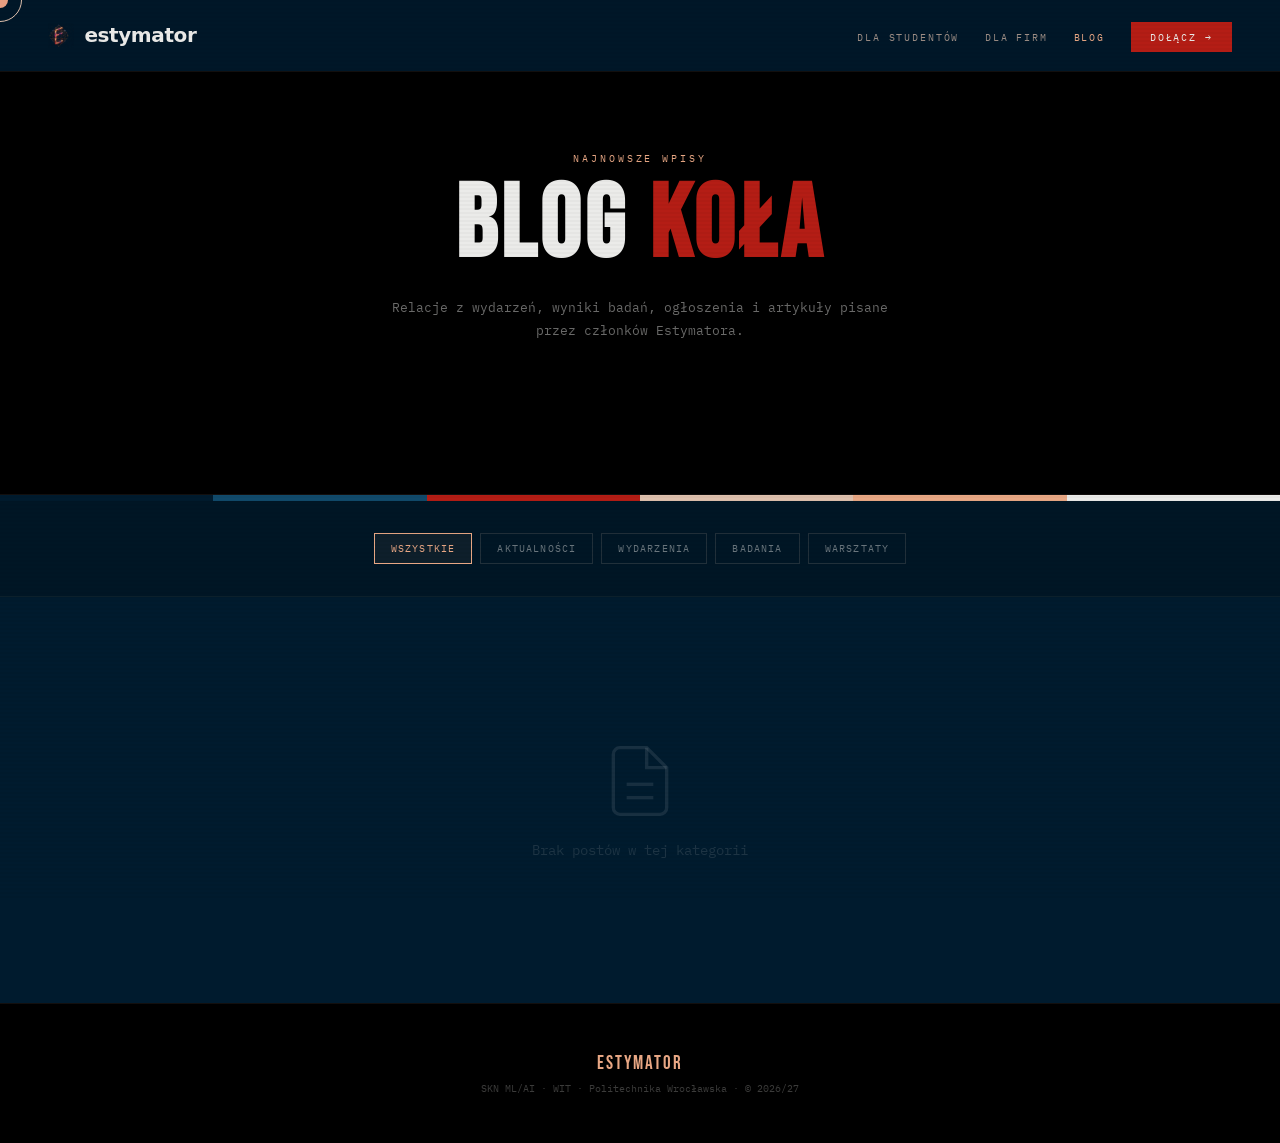
<file: blog.html>
<!DOCTYPE html>
<html lang="pl">
<head>
<meta charset="UTF-8">
<meta name="viewport" content="width=device-width, initial-scale=1.0">
<title>Blog · Estymator · PWr</title>
<link rel="preconnect" href="https://fonts.googleapis.com">
<link rel="preconnect" href="https://fonts.gstatic.com" crossorigin>
<link href="https://fonts.googleapis.com/css2?family=Bebas+Neue&family=IBM+Plex+Mono:ital,wght@0,300;0,400;0,700;1,300&family=Fraunces:ital,opsz,wght@0,9..144,300;0,9..144,900;1,9..144,300;1,9..144,900&display=swap" rel="stylesheet">
<link rel="stylesheet" href="shared.css">
<style>
/* blog-page hero */
.blog-hero {
  background: var(--black);
  min-height: 55vh;
  display: flex;
  flex-direction: column;
  align-items: center;
  justify-content: center;
  padding: clamp(5rem, 10vw, 10rem) 3rem;
  text-align: center;
  border-bottom: 1px solid rgba(222,192,173,.08);
  position: relative;
  overflow: hidden;
}
.blog-hero .section-label { font-size:.6rem; letter-spacing:.3em; text-transform:uppercase; color:var(--G); margin-bottom:1rem; }
.blog-hero h1 { font-family:'Bebas Neue',sans-serif; font-size:clamp(3.5rem,8vw,7rem); line-height:.9; letter-spacing:.04em; }
.blog-hero h1 span { color:var(--R); }
.blog-hero p { font-size:.82rem; color:rgba(235,235,233,.45); max-width:500px; margin:1.5rem auto 0; line-height:1.7; }

/* filters */
.blog-filters {
  display:flex; align-items:center; justify-content:center; gap:.5rem;
  padding:2rem 1.5rem; flex-wrap:wrap;
  background:rgba(0,0,0,.2); border-bottom:1px solid rgba(222,192,173,.06);
}
.blog-filters button {
  font-family:'IBM Plex Mono',monospace; font-size:.62rem; letter-spacing:.12em;
  text-transform:uppercase; padding:.5rem 1rem;
  background:transparent; border:1px solid rgba(222,192,173,.15);
  color:rgba(235,235,233,.45); cursor:pointer; transition:all .2s;
}
.blog-filters button:hover,.blog-filters button.active {
  border-color:var(--G); color:var(--G); background:rgba(232,167,132,.06);
}

/* grid area */
.blog-area { padding:3rem; min-height:40vh; }
.blog-area .blog-grid { display:grid; grid-template-columns:repeat(3,1fr); gap:1.5rem; }

/* empty */
.blog-empty-page { text-align:center; padding:6rem 2rem; color:rgba(235,235,233,.12); }
.blog-empty-page svg { width:80px; height:80px; stroke:rgba(235,235,233,.1); margin-bottom:1rem; }
.blog-empty-page p { font-size:.85rem; }

@media(max-width:1024px){ .blog-hero{min-height:45vh} .blog-area .blog-grid{grid-template-columns:repeat(2,1fr)} }
@media(max-width:600px){
  .blog-hero{min-height:40vh;padding:4rem 1.4rem}
  .blog-area{padding:2rem 1.4rem}
  .blog-area .blog-grid{grid-template-columns:1fr}
}
</style>
</head>
<body>
<div id="cur"></div>
<div id="cur2"></div>

<nav role="navigation" aria-label="Główna nawigacja">
  <a href="index.html" class="nlogo" aria-label="Estymator — strona główna">ESTYMATOR</a>
  <button class="nav-toggle" aria-label="Otwórz menu" aria-expanded="false">
    <span></span><span></span><span></span>
  </button>
  <ul class="nlinks">
    <li><a href="studenci.html">Dla studentów</a></li>
    <li><a href="firmy.html">Dla firm</a></li>
    <li><a href="blog.html" class="active">Blog</a></li>
    <li><a href="index.html#join" class="ncta">Dołącz →</a></li>
  </ul>
</nav>

<!-- HERO -->
<section class="blog-hero">
  <div class="section-label">Najnowsze wpisy</div>
  <h1>Blog <span>koła</span></h1>
  <p>Relacje z wydarzeń, wyniki badań, ogłoszenia i artykuły pisane przez członków Estymatora.</p>
</section>

<div class="color-strip"><div class="cs1"></div><div class="cs2"></div><div class="cs3"></div><div class="cs4"></div><div class="cs5"></div><div class="cs6"></div></div>

<!-- FILTERS -->
<div class="blog-filters" id="blogFilters">
  <button class="active" data-filter="all">Wszystkie</button>
  <button data-filter="news">Aktualności</button>
  <button data-filter="event">Wydarzenia</button>
  <button data-filter="research">Badania</button>
  <button data-filter="workshop">Warsztaty</button>
</div>

<!-- POSTS -->
<section class="blog-area">
  <div class="blog-grid rv-stagger" id="blogContainer"></div>
  <div class="blog-empty-page" id="blogEmpty" style="display:none">
    <svg viewBox="0 0 24 24" fill="none"><path d="M14 2H6a2 2 0 00-2 2v16a2 2 0 002 2h12a2 2 0 002-2V8z"/><polyline points="14 2 14 8 20 8"/><line x1="16" y1="13" x2="8" y2="13"/><line x1="16" y1="17" x2="8" y2="17"/></svg>
    <p>Brak postów w tej kategorii</p>
  </div>
</section>

<!-- FOOTER (compact) -->
<footer style="background:var(--black);padding:3rem;text-align:center;border-top:1px solid rgba(222,192,173,.08)">
  <div style="font-family:'Bebas Neue',sans-serif;font-size:1.2rem;letter-spacing:.1em;color:var(--G);margin-bottom:.4rem">ESTYMATOR</div>
  <div style="font-size:.65rem;color:rgba(235,235,233,.25)">SKN ML/AI · WIT · Politechnika Wrocławska · © 2026/27</div>
</footer>

<script src="shared.js"></script>
<script src="js/posts-loader.js?v=5"></script>
<script>
(function(){
  var container = document.getElementById('blogContainer');
  var emptyEl = document.getElementById('blogEmpty');
  var currentFilter = 'all';

  function renderFiltered(category) {
    currentFilter = category;
    var posts = window.EstymatorBlog.getPosts();
    if (category !== 'all') {
      posts = posts.filter(function(p){ return p.category === category; });
    }
    if (posts.length === 0) {
      container.innerHTML = '';
      emptyEl.style.display = 'block';
    } else {
      emptyEl.style.display = 'none';
      // Reuse the render function with no limit
      container.setAttribute('data-blog-category', category === 'all' ? '' : category);
      window.EstymatorBlog.render(container, 0, category === 'all' ? null : category);
    }
  }

  // Filter buttons
  document.getElementById('blogFilters').addEventListener('click', function(e){
    if (e.target.tagName === 'BUTTON') {
      document.querySelectorAll('#blogFilters button').forEach(function(b){ b.classList.remove('active'); });
      e.target.classList.add('active');
      renderFiltered(e.target.dataset.filter);
    }
  });

  // Initial render
  renderFiltered('all');
})();
</script>
</body>
</html>
</file>
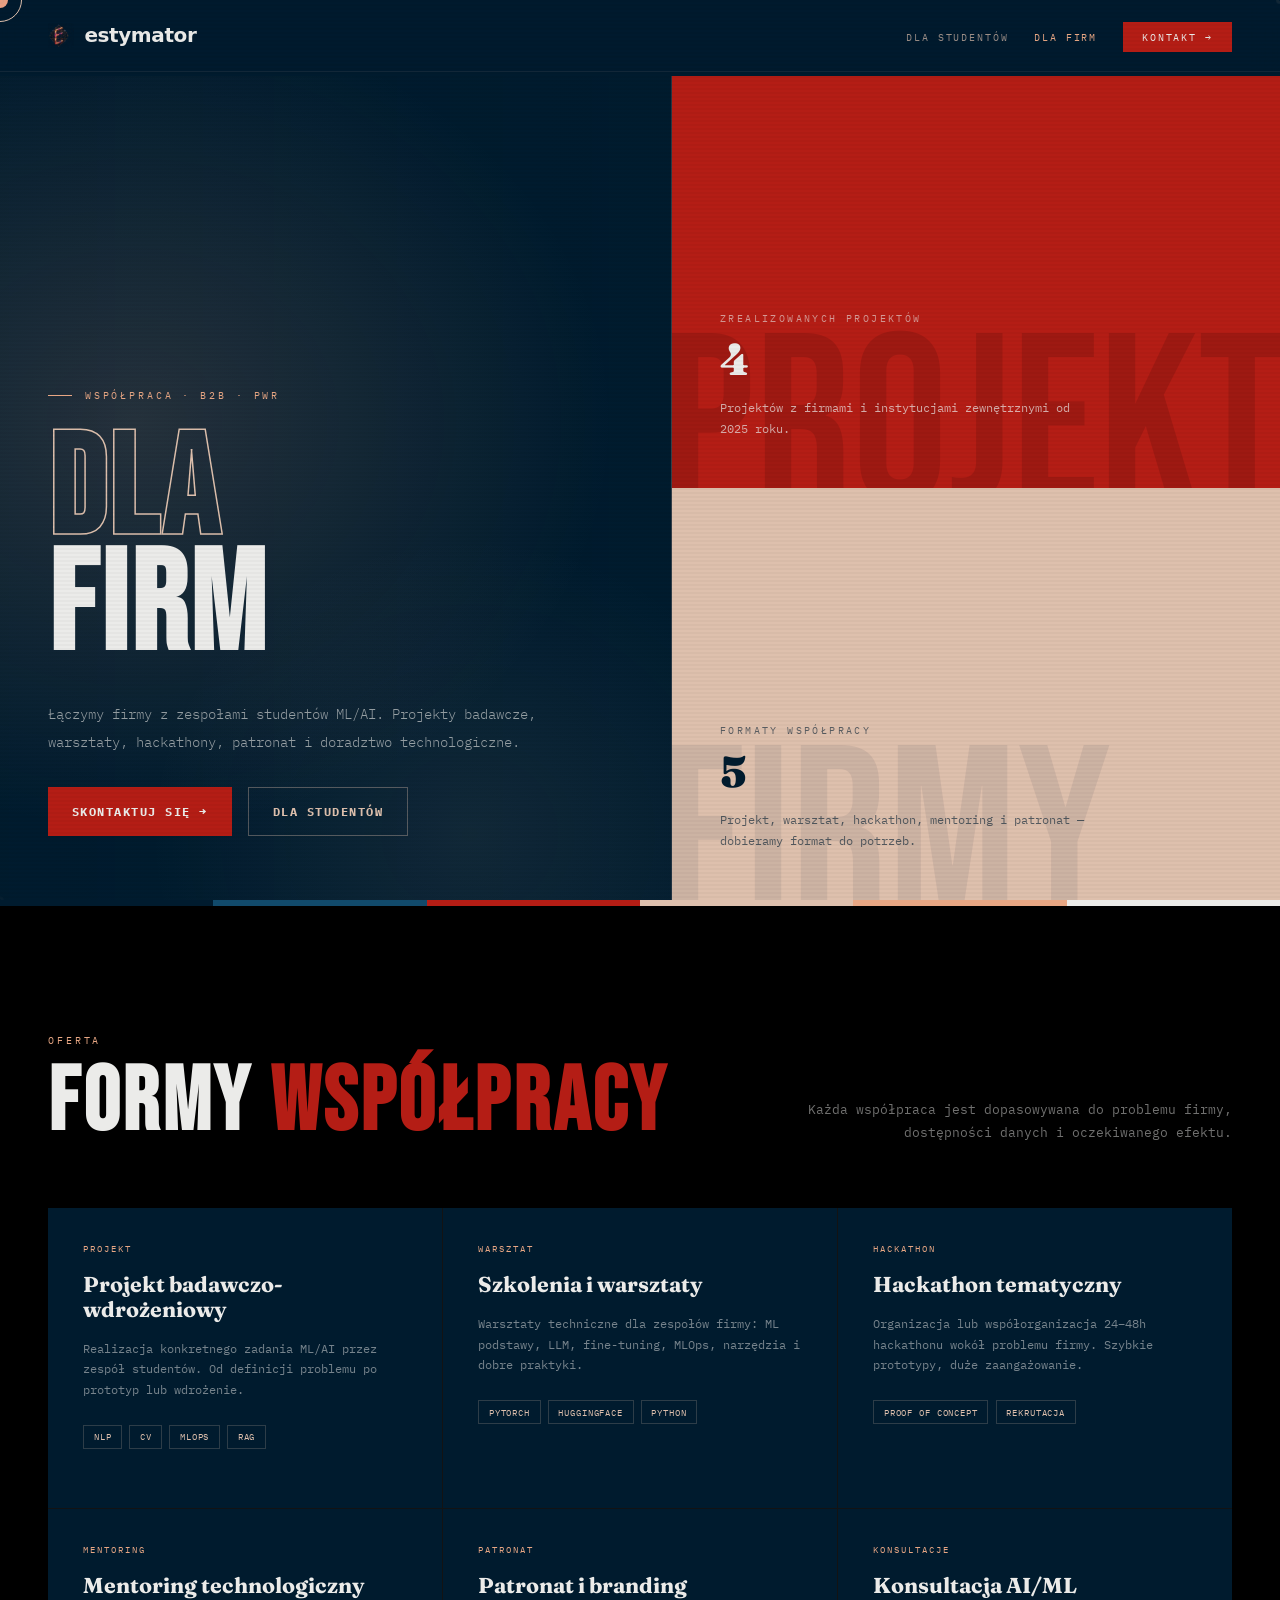
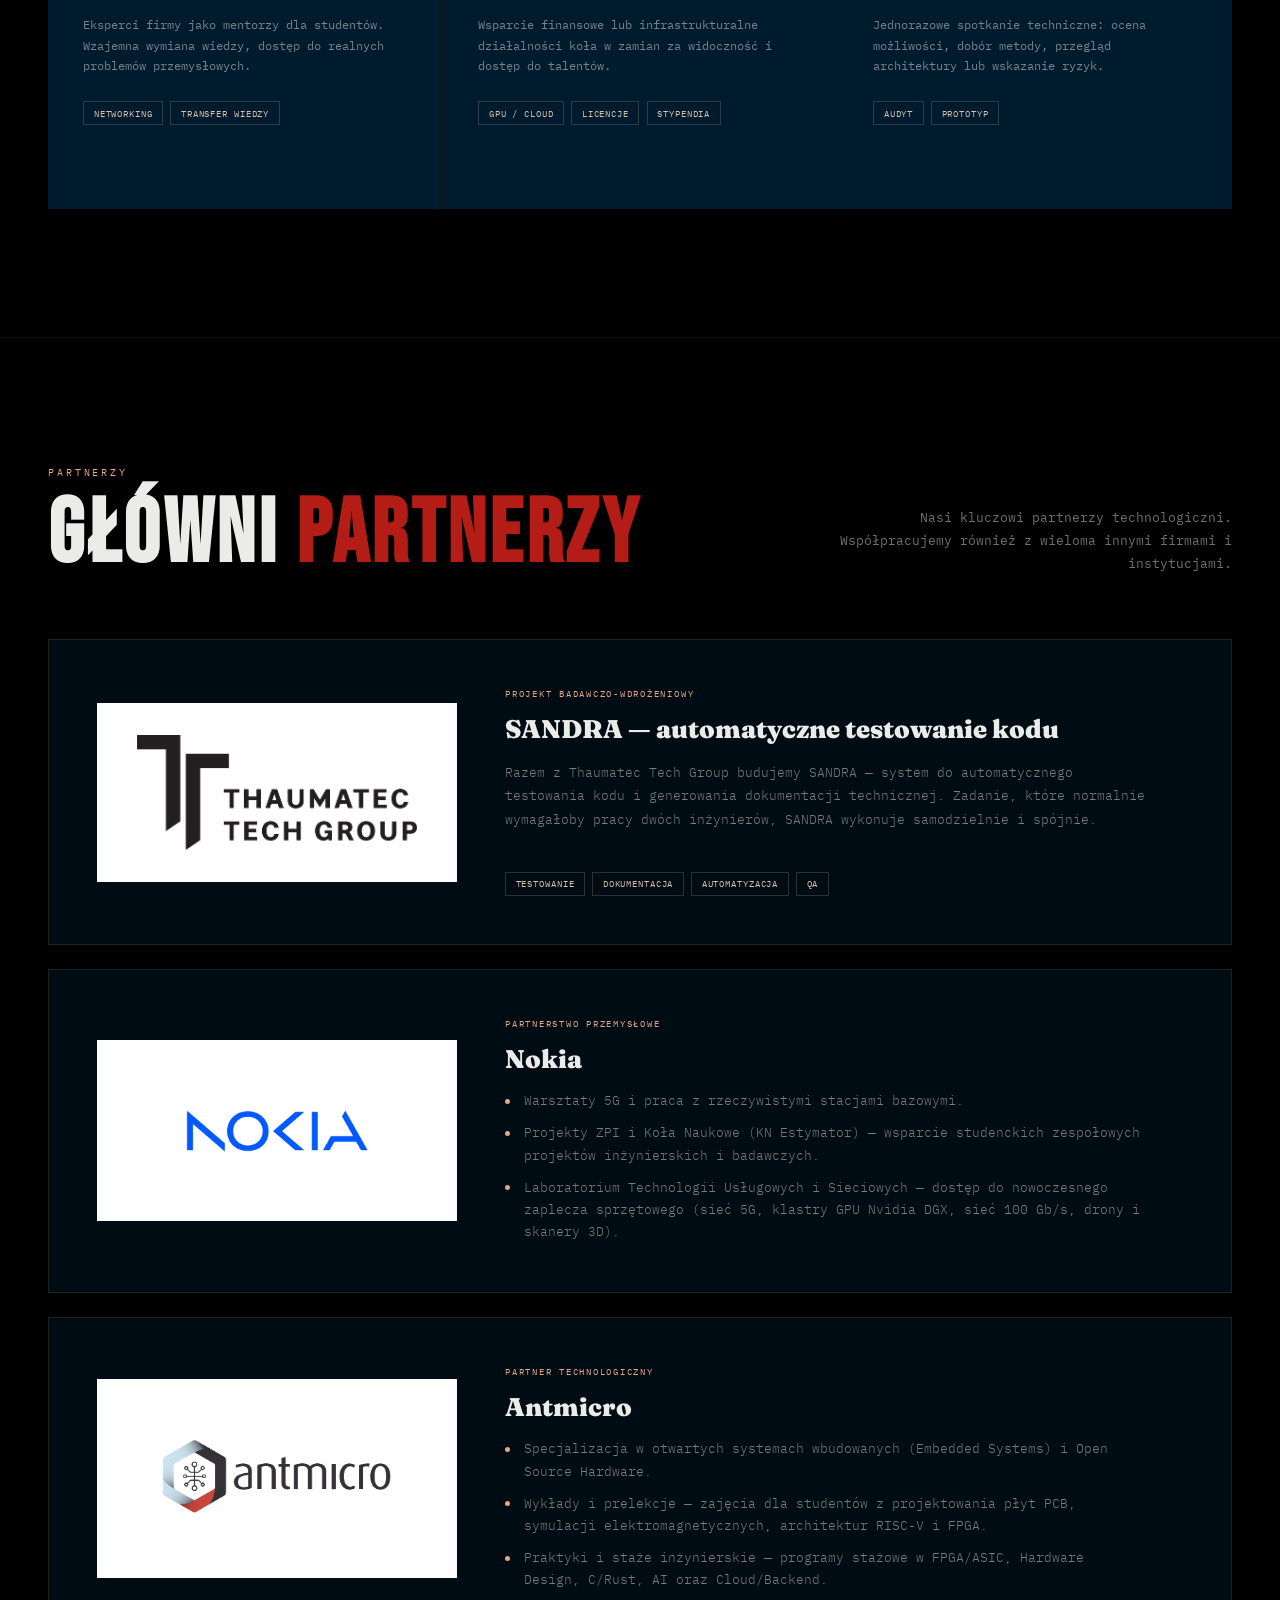
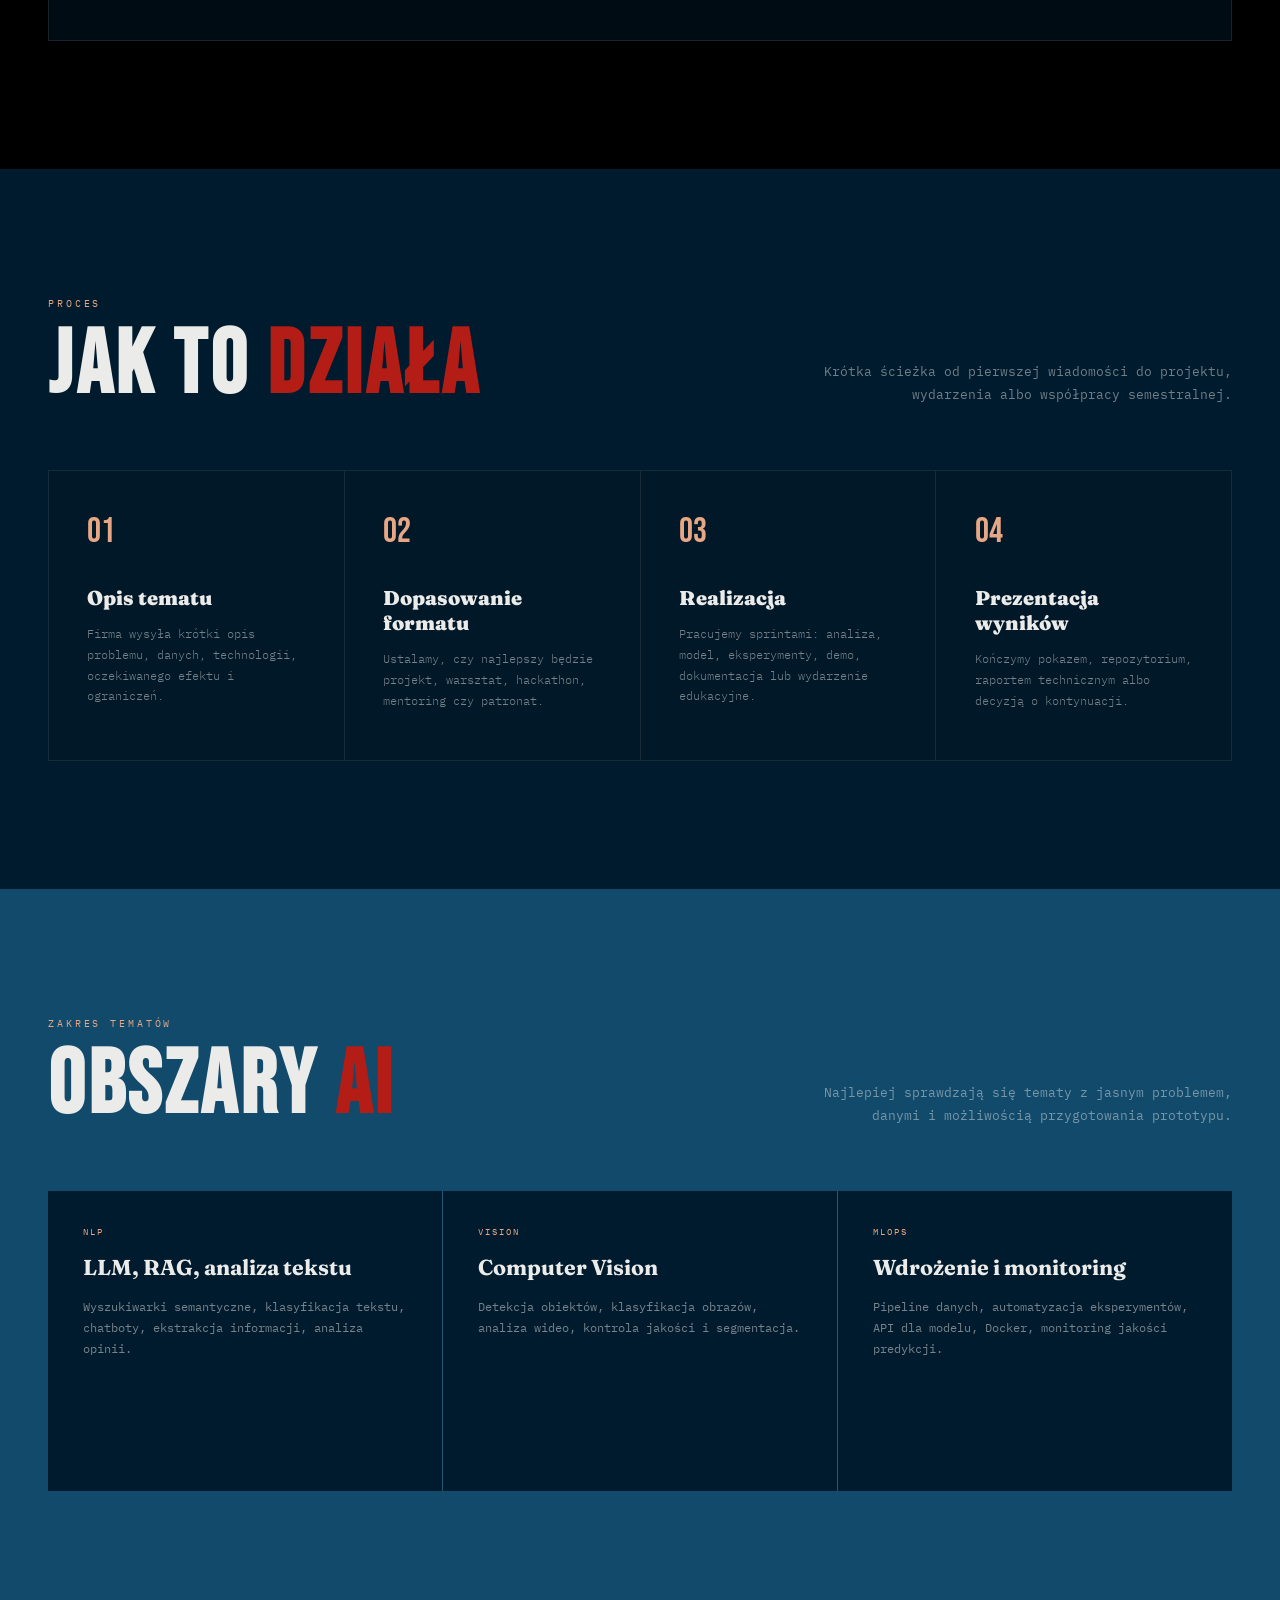
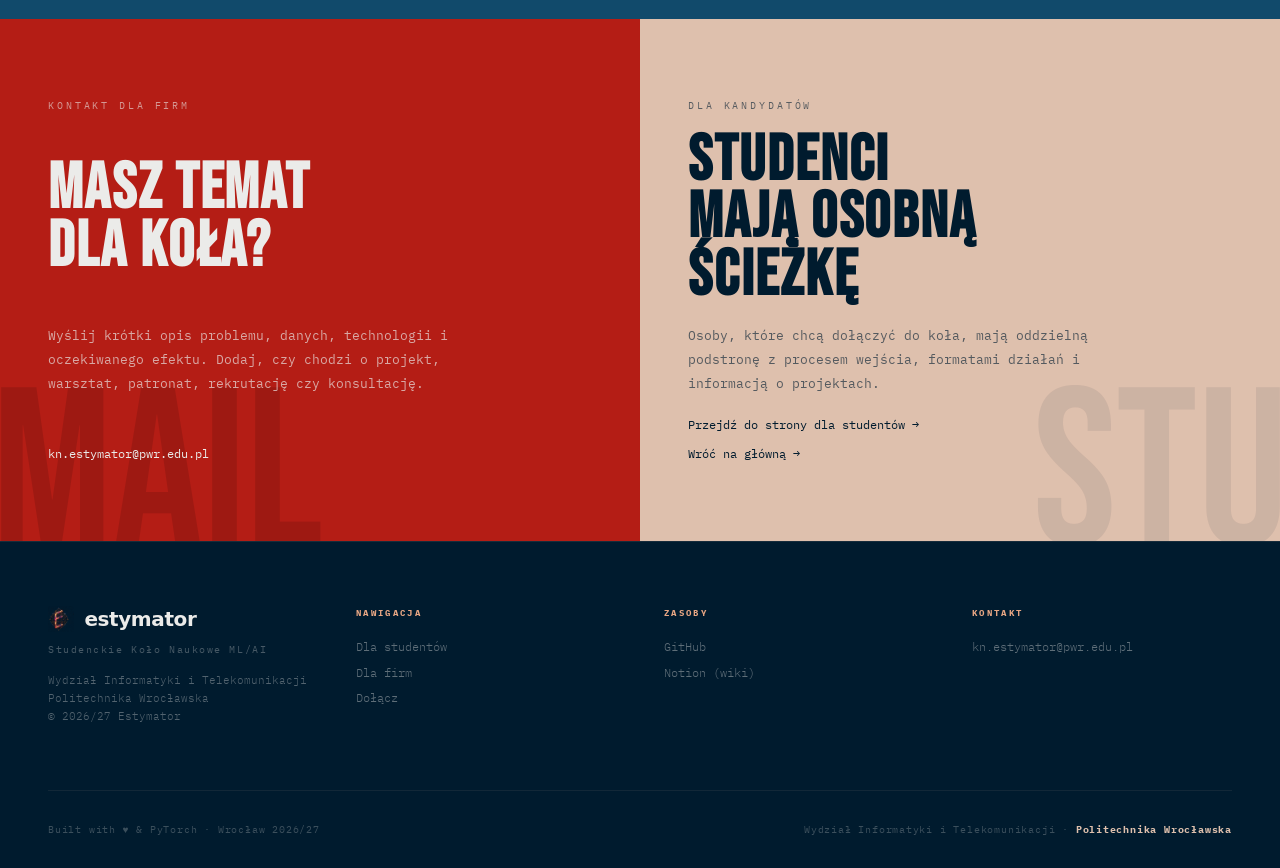
<file: firmy.html>
<!DOCTYPE html>
<html lang="pl">
<head>
<meta charset="UTF-8">
<meta name="viewport" content="width=device-width, initial-scale=1.0">
<title>Dla firm · Estymator · PWr</title>
<meta name="description" content="Estymator — współpraca z firmami. Projekty badawczo-wdrożeniowe ML/AI, warsztaty, hackathony, mentoring i patronat. Kontakt: kn.estymator@pwr.edu.pl.">
<link rel="icon" type="image/png" href="favicon.png">
<link rel="preconnect" href="https://fonts.googleapis.com">
<link rel="preconnect" href="https://fonts.gstatic.com" crossorigin>
<link href="https://fonts.googleapis.com/css2?family=Bebas+Neue&family=IBM+Plex+Mono:ital,wght@0,300;0,400;0,700;1,300&family=Fraunces:ital,opsz,wght@0,9..144,300;0,9..144,900;1,9..144,300;1,9..144,900&family=Montserrat:wght@800;900&display=swap" rel="stylesheet">
<link rel="stylesheet" href="shared.css">
</head>
<body>
<div id="cur"></div>
<div id="cur2"></div>

<nav role="navigation" aria-label="Główna nawigacja">
  <a href="index.html" class="nlogo" aria-label="Estymator — strona główna">ESTYMATOR</a>
  <button class="nav-toggle" aria-label="Otwórz menu" aria-expanded="false">
    <span></span><span></span><span></span>
  </button>
  <ul class="nlinks">
    <li><a href="studenci.html">Dla studentów</a></li>
    <li><a href="firmy.html" class="active">Dla firm</a></li>
    <li><a href="#kontakt" class="ncta">Kontakt →</a></li>
  </ul>
</nav>

<section class="hero">
  <canvas id="bgCanvas"></canvas>
  <div class="hero-copy">
    <div class="kicker">Współpraca · B2B · PWr</div>
    <h1><span class="stroke">Dla</span><br>Firm</h1>
    <p class="lead">Łączymy firmy z zespołami studentów ML/AI. Projekty badawcze, warsztaty, hackathony, patronat i doradztwo technologiczne.</p>
    <div class="hero-actions">
      <a href="#kontakt" class="btn primary">Skontaktuj się →</a>
      <a href="studenci.html" class="btn ghost">Dla studentów</a>
    </div>
  </div>
  <div class="hero-panel">
    <div class="panel red" data-bg="Projekty">
      <div class="p-label">Zrealizowanych projektów</div>
      <div class="p-title">4</div>
      <p class="p-text">Projektów z firmami i instytucjami zewnętrznymi od 2025 roku.</p>
    </div>
    <div class="panel cream" data-bg="Firmy">
      <div class="p-label">Formaty współpracy</div>
      <div class="p-title">5</div>
      <p class="p-text">Projekt, warsztat, hackathon, mentoring i patronat — dobieramy format do potrzeb.</p>
    </div>
  </div>
</section>

<div class="color-strip"><div class="cs1"></div><div class="cs2"></div><div class="cs3"></div><div class="cs4"></div><div class="cs5"></div><div class="cs6"></div></div>

<section class="dark">
  <div class="section-head rv">
    <div>
      <div class="section-label">Oferta</div>
      <h2 class="section-title">Formy <span>współpracy</span></h2>
    </div>
    <p class="section-desc">Każda współpraca jest dopasowywana do problemu firmy, dostępności danych i oczekiwanego efektu.</p>
  </div>
  <div class="grid3 rv-stagger">
    <div class="card">
      <div class="card-type">Projekt</div>
      <h3>Projekt badawczo-wdrożeniowy</h3>
      <p>Realizacja konkretnego zadania ML/AI przez zespół studentów. Od definicji problemu po prototyp lub wdrożenie.</p>
      <div class="chipline">
        <span class="chip">NLP</span><span class="chip">CV</span>
        <span class="chip">MLOps</span><span class="chip">RAG</span>
      </div>
    </div>
    <div class="card">
      <div class="card-type">Warsztat</div>
      <h3>Szkolenia i warsztaty</h3>
      <p>Warsztaty techniczne dla zespołów firmy: ML podstawy, LLM, fine-tuning, MLOps, narzędzia i dobre praktyki.</p>
      <div class="chipline">
        <span class="chip">PyTorch</span><span class="chip">HuggingFace</span>
        <span class="chip">Python</span>
      </div>
    </div>
    <div class="card">
      <div class="card-type">Hackathon</div>
      <h3>Hackathon tematyczny</h3>
      <p>Organizacja lub współorganizacja 24–48h hackathonu wokół problemu firmy. Szybkie prototypy, duże zaangażowanie.</p>
      <div class="chipline">
        <span class="chip">Proof of Concept</span><span class="chip">Rekrutacja</span>
      </div>
    </div>
    <div class="card">
      <div class="card-type">Mentoring</div>
      <h3>Mentoring technologiczny</h3>
      <p>Eksperci firmy jako mentorzy dla studentów. Wzajemna wymiana wiedzy, dostęp do realnych problemów przemysłowych.</p>
      <div class="chipline">
        <span class="chip">Networking</span><span class="chip">Transfer wiedzy</span>
      </div>
    </div>
    <div class="card">
      <div class="card-type">Patronat</div>
      <h3>Patronat i branding</h3>
      <p>Wsparcie finansowe lub infrastrukturalne działalności koła w zamian za widoczność i dostęp do talentów.</p>
      <div class="chipline">
        <span class="chip">GPU / Cloud</span><span class="chip">Licencje</span>
        <span class="chip">Stypendia</span>
      </div>
    </div>
    <div class="card">
      <div class="card-type">Konsultacje</div>
      <h3>Konsultacja AI/ML</h3>
      <p>Jednorazowe spotkanie techniczne: ocena możliwości, dobór metody, przegląd architektury lub wskazanie ryzyk.</p>
      <div class="chipline">
        <span class="chip">Audyt</span><span class="chip">Prototyp</span>
      </div>
    </div>
  </div>
</section>

<!-- ===== PARTNERZY ===== -->
<section class="partners" id="partnerzy">
  <div class="section-head rv">
    <div>
      <div class="section-label">Partnerzy</div>
      <h2 class="section-title">Główni <span>partnerzy</span></h2>
    </div>
    <p class="section-desc">Nasi kluczowi partnerzy technologiczni. Współpracujemy również z wieloma innymi firmami i instytucjami.</p>
  </div>
  <div class="partner-list">
    <!-- Thaumatec -->
    <div class="partner-card rv">
      <div class="partner-logo">
        <img class="thaumatec-logo" src="logos/502d5dcc-3804-404b-ac73-a7010619a4b4.png" alt="Thaumatec Tech Group" loading="lazy">
      </div>
      <div class="partner-body">
        <div class="partner-tag">Projekt badawczo-wdrożeniowy</div>
        <h3>SANDRA — automatyczne testowanie kodu</h3>
        <p>Razem z Thaumatec Tech Group budujemy SANDRA — system do automatycznego testowania kodu i generowania dokumentacji technicznej. Zadanie, które normalnie wymagałoby pracy dwóch inżynierów, SANDRA wykonuje samodzielnie i spójnie.</p>
        <div class="chipline">
          <span class="chip">Testowanie</span><span class="chip">Dokumentacja</span>
          <span class="chip">Automatyzacja</span><span class="chip">QA</span>
        </div>
      </div>
    </div>

    <!-- Nokia -->
    <div class="partner-card rv">
      <div class="partner-logo">
        <img class="nokia-logo" src="logos/nokia-refreshed-logo-1_1.jpg" alt="Nokia" loading="lazy">
      </div>
      <div class="partner-body">
        <div class="partner-tag">Partnerstwo przemysłowe</div>
        <h3>Nokia</h3>
        <ul class="partner-points">
          <li>Warsztaty 5G i praca z rzeczywistymi stacjami bazowymi.</li>
          <li>Projekty ZPI i Koła Naukowe (KN Estymator) — wsparcie studenckich zespołowych projektów inżynierskich i badawczych.</li>
          <li>Laboratorium Technologii Usługowych i Sieciowych — dostęp do nowoczesnego zaplecza sprzętowego (sieć 5G, klastry GPU Nvidia DGX, sieć 100 Gb/s, drony i skanery 3D).</li>
        </ul>
      </div>
    </div>

    <!-- Antmicro -->
    <div class="partner-card rv">
      <div class="partner-logo">
        <img class="antmicro-logo" src="logos/antmicro.png" alt="Antmicro" loading="lazy">
      </div>
      <div class="partner-body">
        <div class="partner-tag">Partner technologiczny</div>
        <h3>Antmicro</h3>
        <ul class="partner-points">
          <li>Specjalizacja w otwartych systemach wbudowanych (Embedded Systems) i Open Source Hardware.</li>
          <li>Wykłady i prelekcje — zajęcia dla studentów z projektowania płyt PCB, symulacji elektromagnetycznych, architektur RISC-V i FPGA.</li>
          <li>Praktyki i staże inżynierskie — programy stażowe w FPGA/ASIC, Hardware Design, C/Rust, AI oraz Cloud/Backend.</li>
        </ul>
      </div>
    </div>
  </div>
</section>

<section class="blue">
  <div class="section-head rv">
    <div>
      <div class="section-label">Proces</div>
      <h2 class="section-title">Jak to <span>działa</span></h2>
    </div>
    <p class="section-desc">Krótka ścieżka od pierwszej wiadomości do projektu, wydarzenia albo współpracy semestralnej.</p>
  </div>
  <div class="steps-grid rv-stagger">
    <div class="step-box">
      <div class="step-num">01</div>
      <div class="step-title">Opis tematu</div>
      <p class="step-text">Firma wysyła krótki opis problemu, danych, technologii, oczekiwanego efektu i ograniczeń.</p>
    </div>
    <div class="step-box">
      <div class="step-num">02</div>
      <div class="step-title">Dopasowanie formatu</div>
      <p class="step-text">Ustalamy, czy najlepszy będzie projekt, warsztat, hackathon, mentoring czy patronat.</p>
    </div>
    <div class="step-box">
      <div class="step-num">03</div>
      <div class="step-title">Realizacja</div>
      <p class="step-text">Pracujemy sprintami: analiza, model, eksperymenty, demo, dokumentacja lub wydarzenie edukacyjne.</p>
    </div>
    <div class="step-box">
      <div class="step-num">04</div>
      <div class="step-title">Prezentacja wyników</div>
      <p class="step-text">Kończymy pokazem, repozytorium, raportem technicznym albo decyzją o kontynuacji.</p>
    </div>
  </div>
</section>

<section class="teal">
  <div class="section-head rv">
    <div>
      <div class="section-label">Zakres tematów</div>
      <h2 class="section-title">Obszary <span>AI</span></h2>
    </div>
    <p class="section-desc">Najlepiej sprawdzają się tematy z jasnym problemem, danymi i możliwością przygotowania prototypu.</p>
  </div>
  <div class="grid3 rv-stagger">
    <div class="card">
      <div class="card-type">NLP</div>
      <h3>LLM, RAG, analiza tekstu</h3>
      <p>Wyszukiwarki semantyczne, klasyfikacja tekstu, chatboty, ekstrakcja informacji, analiza opinii.</p>
    </div>
    <div class="card">
      <div class="card-type">Vision</div>
      <h3>Computer Vision</h3>
      <p>Detekcja obiektów, klasyfikacja obrazów, analiza wideo, kontrola jakości i segmentacja.</p>
    </div>
    <div class="card">
      <div class="card-type">MLOps</div>
      <h3>Wdrożenie i monitoring</h3>
      <p>Pipeline danych, automatyzacja eksperymentów, API dla modelu, Docker, monitoring jakości predykcji.</p>
    </div>
  </div>
</section>

<section class="split" id="kontakt">
  <div class="split-left" data-bg="MAIL">
    <div class="ct-label">Kontakt dla firm</div>
    <h2 class="ct-h">Masz temat<br>dla koła?</h2>
    <p class="ct-p">Wyślij krótki opis problemu, danych, technologii i oczekiwanego efektu. Dodaj, czy chodzi o projekt, warsztat, patronat, rekrutację czy konsultację.</p>
    <div class="contact-links">
      <a href="mailto:kn.estymator@pwr.edu.pl?subject=Wsp%C3%B3%C5%82praca%20firma%20%C2%B7%20Estymator">kn.estymator@pwr.edu.pl</a>
    </div>
  </div>
  <div class="split-right" data-bg="STU">
    <div class="ct-label">Dla kandydatów</div>
    <h2 class="ct-h">Studenci<br>mają osobną<br>ścieżkę</h2>
    <p class="ct-p">Osoby, które chcą dołączyć do koła, mają oddzielną podstronę z procesem wejścia, formatami działań i informacją o projektach.</p>
    <div class="contact-links">
      <a href="studenci.html">Przejdź do strony dla studentów →</a>
      <a href="index.html">Wróć na główną →</a>
    </div>
  </div>
</section>

<footer>
  <div class="foot-top">
    <div class="foot-brand">
      <a href="index.html" class="nlogo" aria-label="Estymator — strona główna">ESTYMATOR</a>
      <div class="fs">Studenckie Koło Naukowe ML/AI</div>
      <p class="fp">Wydział Informatyki i Telekomunikacji<br>Politechnika Wrocławska<br>© 2026/27 Estymator</p>
    </div>
    <div class="foot-col">
      <h4>Nawigacja</h4>
      <a href="studenci.html">Dla studentów</a>
      <a href="firmy.html">Dla firm</a>
      <a href="index.html#join">Dołącz</a>
    </div>
    <div class="foot-col">
      <h4>Zasoby</h4>
      <a href="#">GitHub</a><a href="#">Notion (wiki)</a>
    </div>
    <div class="foot-col">
      <h4>Kontakt</h4>
      <a href="mailto:kn.estymator@pwr.edu.pl">kn.estymator@pwr.edu.pl</a>
    </div>
  </div>
  <div class="foot-bottom">
    <span class="fbc">Built with ♥ &amp; PyTorch · Wrocław 2026/27</span>
    <span class="fbr">Wydział Informatyki i Telekomunikacji · <strong>Politechnika Wrocławska</strong></span>
  </div>
</footer>

<script src="shared.js"></script>
</body>
</html>
</file>
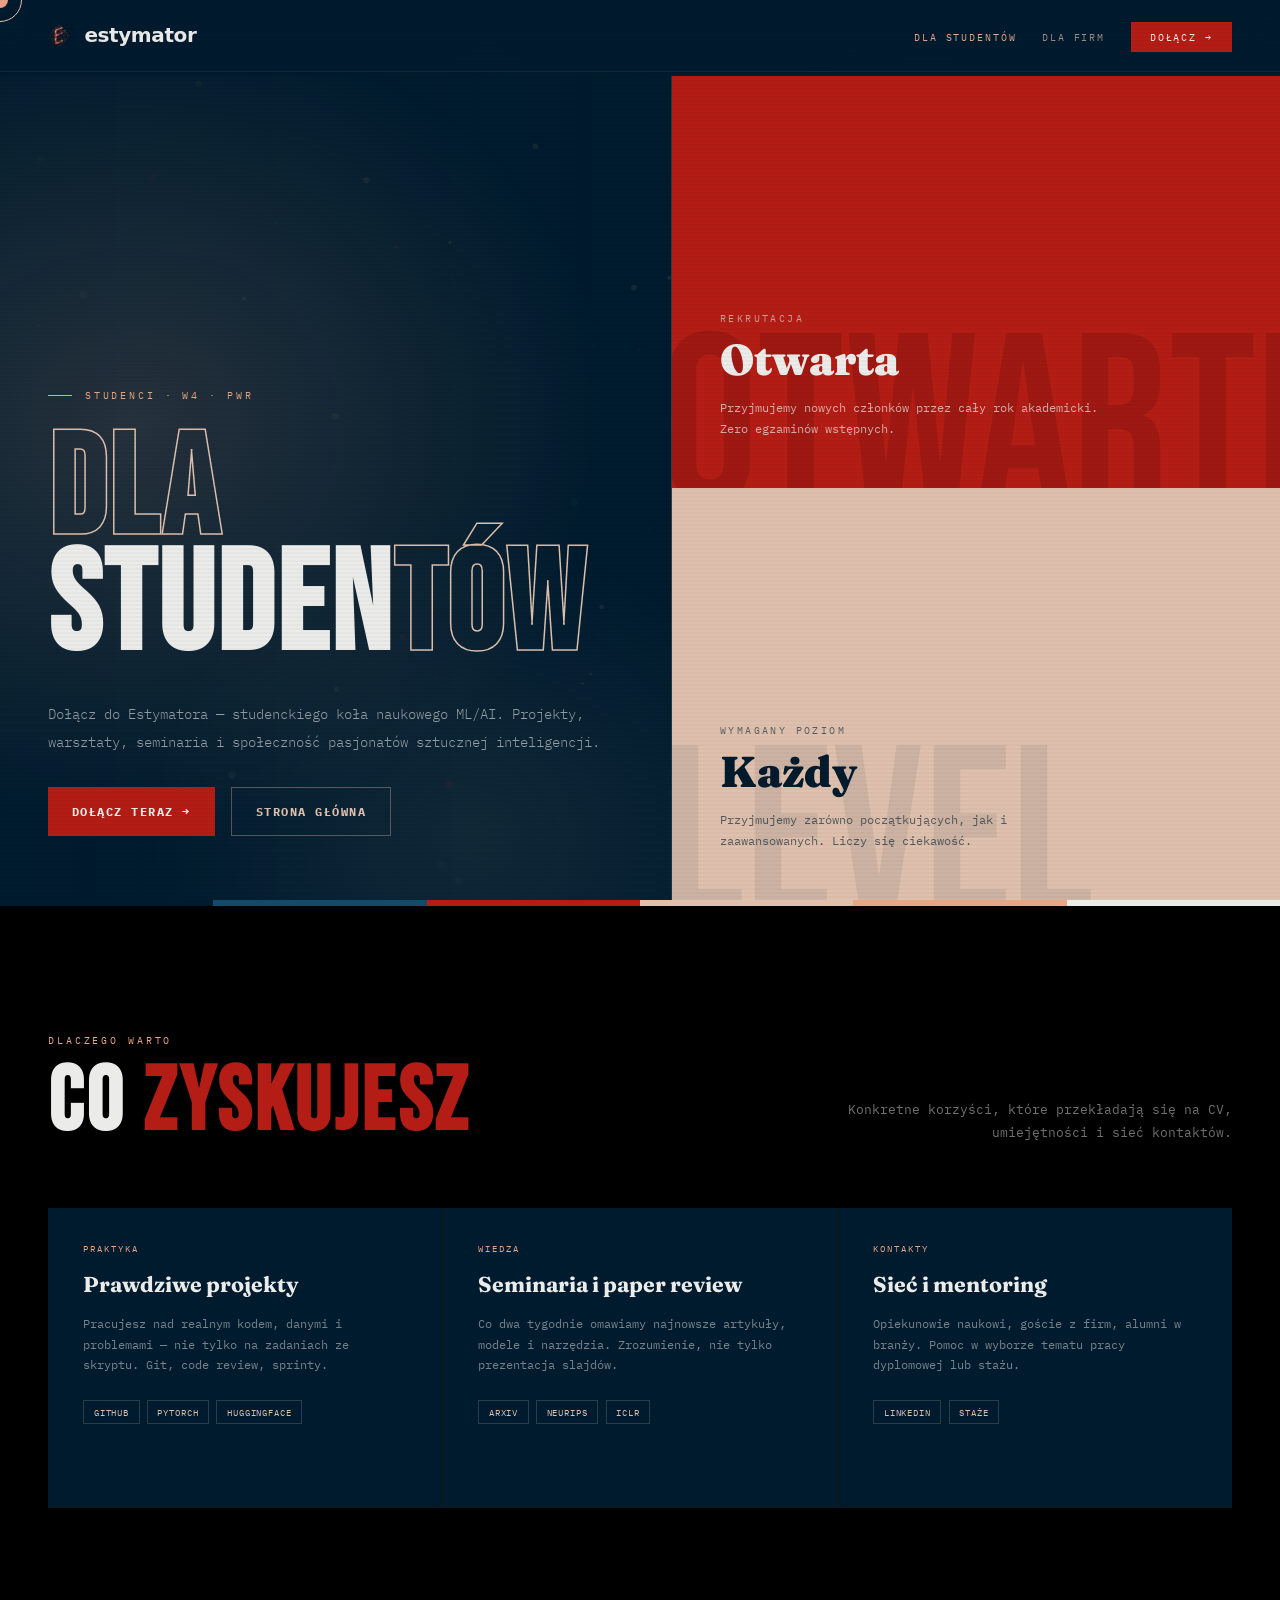
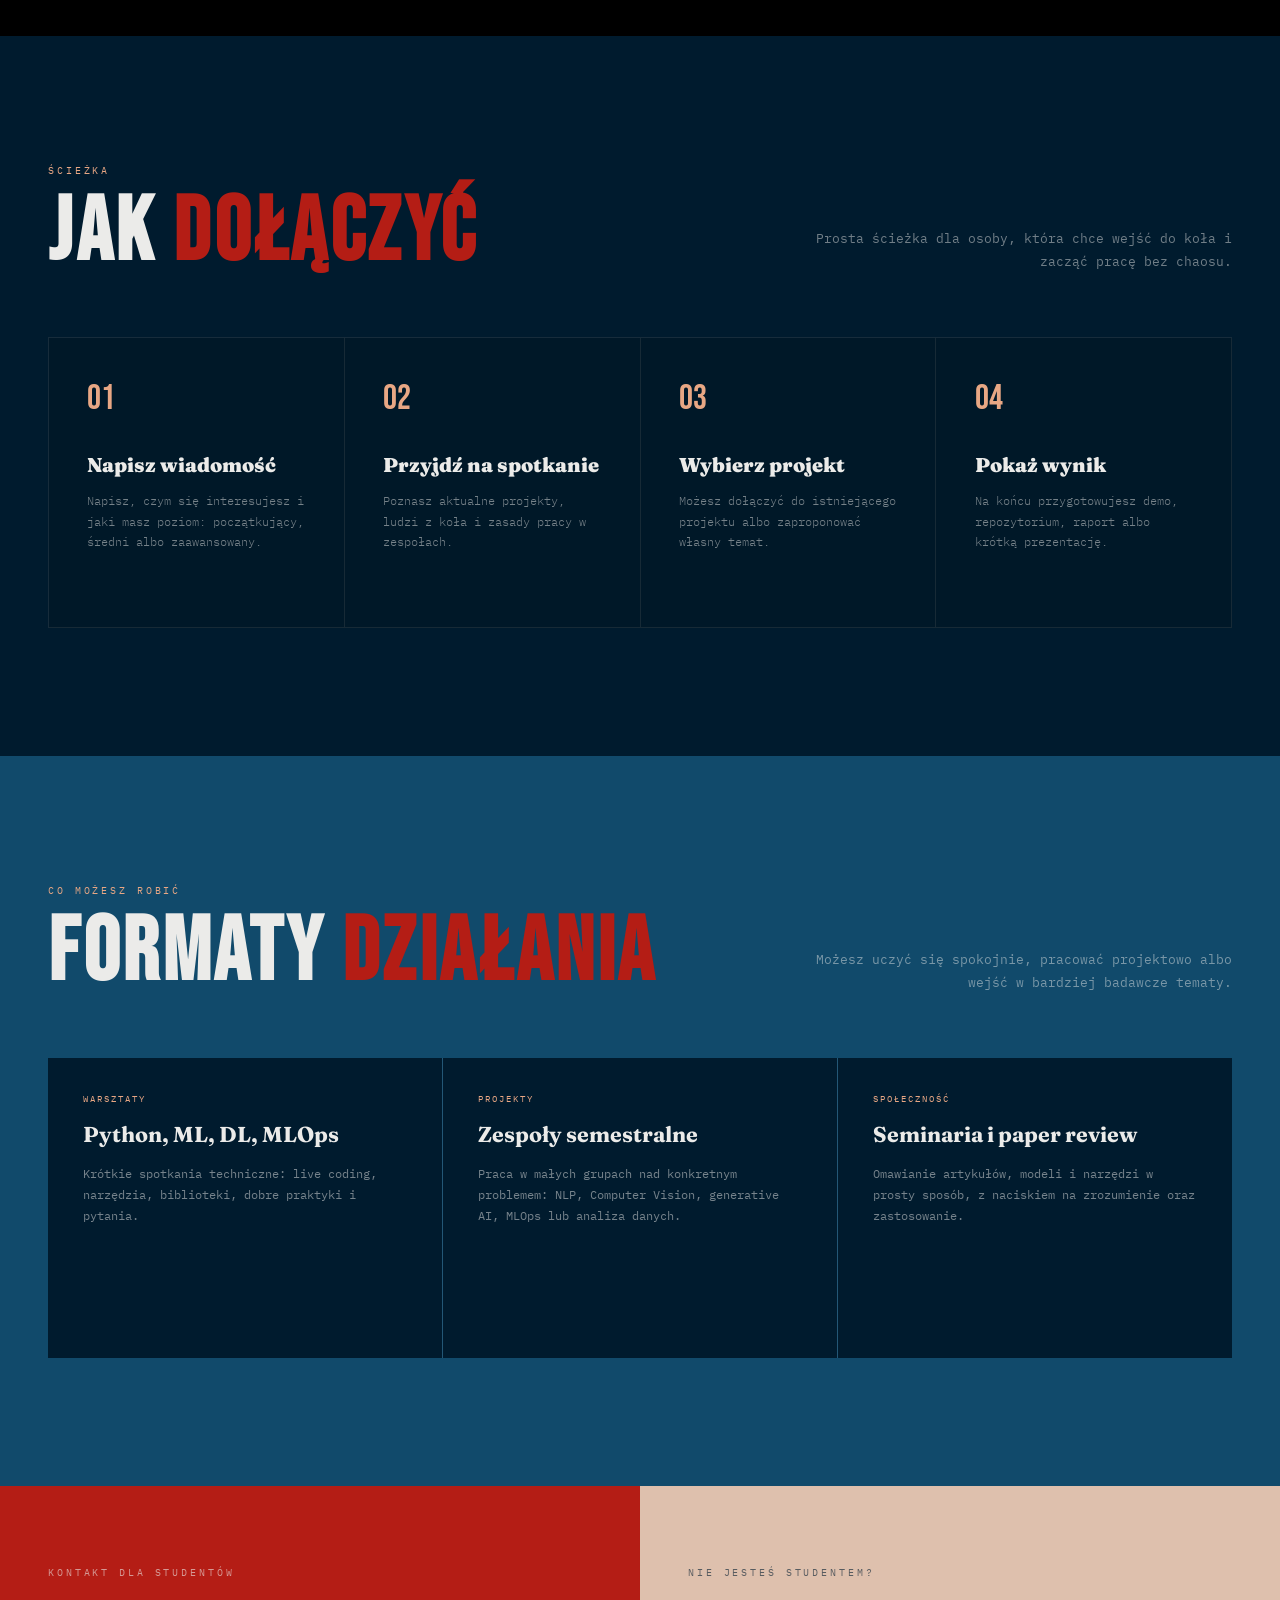
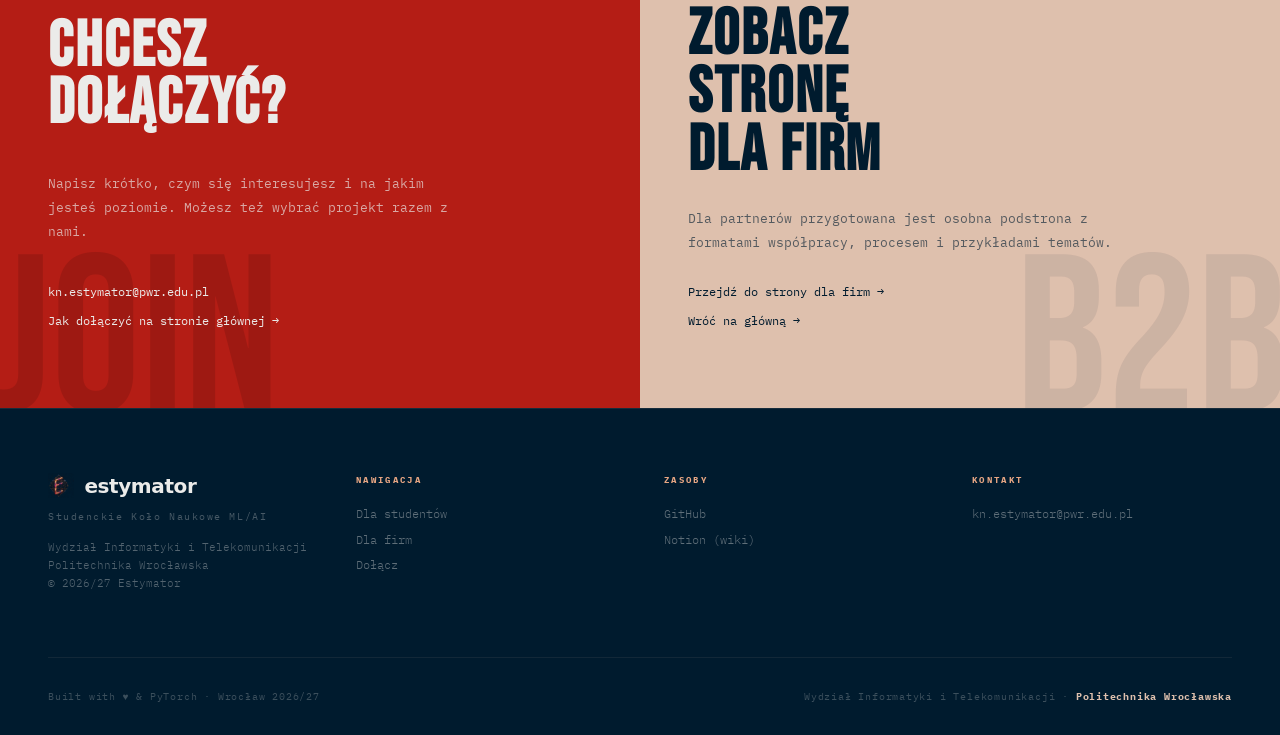
<file: studenci.html>
<!DOCTYPE html>
<html lang="pl">
<head>
<meta charset="UTF-8">
<meta name="viewport" content="width=device-width, initial-scale=1.0">
<title>Dla studentów · Estymator · PWr</title>
<meta name="description" content="Estymator — dołącz do studenckiego koła naukowego ML/AI. Projekty, warsztaty i seminaria. Otwarci nie tylko dla studentów WIT PWr.">
<link rel="icon" type="image/png" href="favicon.png">
<link rel="preconnect" href="https://fonts.googleapis.com">
<link rel="preconnect" href="https://fonts.gstatic.com" crossorigin>
<link href="https://fonts.googleapis.com/css2?family=Bebas+Neue&family=IBM+Plex+Mono:ital,wght@0,300;0,400;0,700;1,300&family=Fraunces:ital,opsz,wght@0,9..144,300;0,9..144,900;1,9..144,300;1,9..144,900&display=swap" rel="stylesheet">
<link rel="stylesheet" href="shared.css">
</head>
<body>
<div id="cur"></div>
<div id="cur2"></div>

<nav role="navigation" aria-label="Główna nawigacja">
  <a href="index.html" class="nlogo" aria-label="Estymator — strona główna">ESTYMATOR</a>
  <button class="nav-toggle" aria-label="Otwórz menu" aria-expanded="false">
    <span></span><span></span><span></span>
  </button>
  <ul class="nlinks">
    <li><a href="studenci.html" class="active">Dla studentów</a></li>
    <li><a href="firmy.html">Dla firm</a></li>
    <li><a href="#kontakt" class="ncta">Dołącz →</a></li>
  </ul>
</nav>

<section class="hero">
  <canvas id="bgCanvas"></canvas>
  <div class="hero-copy">
    <div class="kicker">Studenci · W4 · PWr</div>
    <h1><span class="stroke">Dla</span><br>Studen<span class="stroke">tów</span></h1>
    <p class="lead">Dołącz do Estymatora — studenckiego koła naukowego ML/AI. Projekty, warsztaty, seminaria i społeczność pasjonatów sztucznej inteligencji.</p>
    <div class="hero-actions">
      <a href="#kontakt" class="btn primary">Dołącz teraz →</a>
      <a href="index.html" class="btn ghost">Strona główna</a>
    </div>
  </div>
  <div class="hero-panel">
    <div class="panel red" data-bg="Otwarte">
      <div class="p-label">Rekrutacja</div>
      <div class="p-title">Otwarta</div>
      <p class="p-text">Przyjmujemy nowych członków przez cały rok akademicki. Zero egzaminów wstępnych.</p>
    </div>
    <div class="panel cream" data-bg="Level">
      <div class="p-label">Wymagany poziom</div>
      <div class="p-title">Każdy</div>
      <p class="p-text">Przyjmujemy zarówno początkujących, jak i zaawansowanych. Liczy się ciekawość.</p>
    </div>
  </div>
</section>

<div class="color-strip"><div class="cs1"></div><div class="cs2"></div><div class="cs3"></div><div class="cs4"></div><div class="cs5"></div><div class="cs6"></div></div>

<section class="dark">
  <div class="section-head rv">
    <div>
      <div class="section-label">Dlaczego warto</div>
      <h2 class="section-title">Co <span>zyskujesz</span></h2>
    </div>
    <p class="section-desc">Konkretne korzyści, które przekładają się na CV, umiejętności i sieć kontaktów.</p>
  </div>
  <div class="grid3 rv-stagger">
    <div class="card">
      <div class="card-type">Praktyka</div>
      <h3>Prawdziwe projekty</h3>
      <p>Pracujesz nad realnym kodem, danymi i problemami — nie tylko na zadaniach ze skryptu. Git, code review, sprinty.</p>
      <div class="chipline">
        <span class="chip">GitHub</span><span class="chip">PyTorch</span>
        <span class="chip">HuggingFace</span>
      </div>
    </div>
    <div class="card">
      <div class="card-type">Wiedza</div>
      <h3>Seminaria i paper review</h3>
      <p>Co dwa tygodnie omawiamy najnowsze artykuły, modele i narzędzia. Zrozumienie, nie tylko prezentacja slajdów.</p>
      <div class="chipline">
        <span class="chip">arXiv</span><span class="chip">NeurIPS</span>
        <span class="chip">ICLR</span>
      </div>
    </div>
    <div class="card">
      <div class="card-type">Kontakty</div>
      <h3>Sieć i mentoring</h3>
      <p>Opiekunowie naukowi, goście z firm, alumni w branży. Pomoc w wyborze tematu pracy dyplomowej lub stażu.</p>
      <div class="chipline">
        <span class="chip">LinkedIn</span><span class="chip">Staże</span>
      </div>
    </div>
  </div>
</section>

<section class="blue">
  <div class="section-head rv">
    <div>
      <div class="section-label">Ścieżka</div>
      <h2 class="section-title">Jak <span>dołączyć</span></h2>
    </div>
    <p class="section-desc">Prosta ścieżka dla osoby, która chce wejść do koła i zacząć pracę bez chaosu.</p>
  </div>
  <div class="steps-grid rv-stagger">
    <div class="step-box">
      <div class="step-num">01</div>
      <div class="step-title">Napisz wiadomość</div>
      <p class="step-text">Napisz, czym się interesujesz i jaki masz poziom: początkujący, średni albo zaawansowany.</p>
    </div>
    <div class="step-box">
      <div class="step-num">02</div>
      <div class="step-title">Przyjdź na spotkanie</div>
      <p class="step-text">Poznasz aktualne projekty, ludzi z koła i zasady pracy w zespołach.</p>
    </div>
    <div class="step-box">
      <div class="step-num">03</div>
      <div class="step-title">Wybierz projekt</div>
      <p class="step-text">Możesz dołączyć do istniejącego projektu albo zaproponować własny temat.</p>
    </div>
    <div class="step-box">
      <div class="step-num">04</div>
      <div class="step-title">Pokaż wynik</div>
      <p class="step-text">Na końcu przygotowujesz demo, repozytorium, raport albo krótką prezentację.</p>
    </div>
  </div>
</section>

<section class="teal">
  <div class="section-head rv">
    <div>
      <div class="section-label">Co możesz robić</div>
      <h2 class="section-title">Formaty <span>działania</span></h2>
    </div>
    <p class="section-desc">Możesz uczyć się spokojnie, pracować projektowo albo wejść w bardziej badawcze tematy.</p>
  </div>
  <div class="grid3 rv-stagger">
    <div class="card">
      <div class="card-type">Warsztaty</div>
      <h3>Python, ML, DL, MLOps</h3>
      <p>Krótkie spotkania techniczne: live coding, narzędzia, biblioteki, dobre praktyki i pytania.</p>
    </div>
    <div class="card">
      <div class="card-type">Projekty</div>
      <h3>Zespoły semestralne</h3>
      <p>Praca w małych grupach nad konkretnym problemem: NLP, Computer Vision, generative AI, MLOps lub analiza danych.</p>
    </div>
    <div class="card">
      <div class="card-type">Społeczność</div>
      <h3>Seminaria i paper review</h3>
      <p>Omawianie artykułów, modeli i narzędzi w prosty sposób, z naciskiem na zrozumienie oraz zastosowanie.</p>
    </div>
  </div>
</section>

<section class="split" id="kontakt">
  <div class="split-left" data-bg="JOIN">
    <div class="ct-label">Kontakt dla studentów</div>
    <h2 class="ct-h">Chcesz<br>dołączyć?</h2>
    <p class="ct-p">Napisz krótko, czym się interesujesz i na jakim jesteś poziomie. Możesz też wybrać projekt razem z nami.</p>
    <div class="contact-links">
      <a href="mailto:kn.estymator@pwr.edu.pl?subject=Chc%C4%99%20do%C5%82%C4%85czy%C4%87%20do%20Estymatora">kn.estymator@pwr.edu.pl</a>
      <a href="index.html#join">Jak dołączyć na stronie głównej →</a>
    </div>
  </div>
  <div class="split-right" data-bg="B2B">
    <div class="ct-label">Nie jesteś studentem?</div>
    <h2 class="ct-h">Zobacz<br>stronę<br>dla firm</h2>
    <p class="ct-p">Dla partnerów przygotowana jest osobna podstrona z formatami współpracy, procesem i przykładami tematów.</p>
    <div class="contact-links">
      <a href="firmy.html">Przejdź do strony dla firm →</a>
      <a href="index.html">Wróć na główną →</a>
    </div>
  </div>
</section>

<footer>
  <div class="foot-top">
    <div class="foot-brand">
      <a href="index.html" class="nlogo" aria-label="Estymator — strona główna">ESTYMATOR</a>
      <div class="fs">Studenckie Koło Naukowe ML/AI</div>
      <p class="fp">Wydział Informatyki i Telekomunikacji<br>Politechnika Wrocławska<br>© 2026/27 Estymator</p>
    </div>
    <div class="foot-col">
      <h4>Nawigacja</h4>
      <a href="studenci.html">Dla studentów</a>
      <a href="firmy.html">Dla firm</a>
      <a href="index.html#join">Dołącz</a>
    </div>
    <div class="foot-col">
      <h4>Zasoby</h4>
      <a href="#">GitHub</a><a href="#">Notion (wiki)</a>
    </div>
    <div class="foot-col">
      <h4>Kontakt</h4>
      <a href="mailto:kn.estymator@pwr.edu.pl">kn.estymator@pwr.edu.pl</a>
    </div>
  </div>
  <div class="foot-bottom">
    <span class="fbc">Built with ♥ &amp; PyTorch · Wrocław 2026/27</span>
    <span class="fbr">Wydział Informatyki i Telekomunikacji · <strong>Politechnika Wrocławska</strong></span>
  </div>
</footer>

<script src="shared.js"></script>
</body>
</html>
</file>
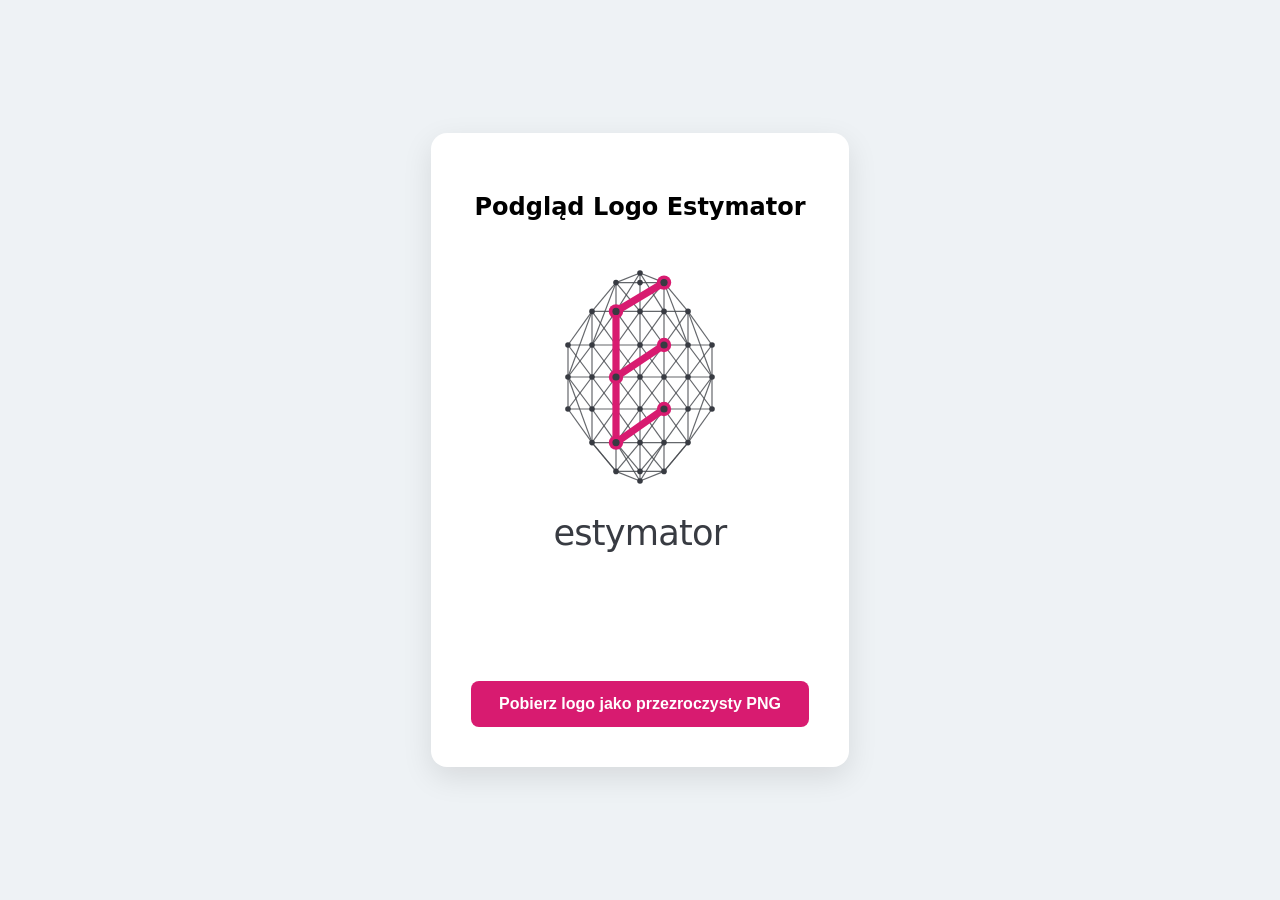
<file: logos/logo.html>
<!DOCTYPE html>
<html lang="pl">
<head>
    <meta charset="UTF-8">
    <title>Generator Logo Estymator PNG</title>
    <style>
        body { font-family: system-ui, sans-serif; display: flex; flex-direction: column; align-items: center; justify-content: center; min-height: 100vh; background: #eef2f5; margin: 0; }
        .card { background: white; padding: 40px; border-radius: 16px; box-shadow: 0 10px 30px rgba(0,0,0,0.1); text-align: center; }
        button { background: #d81b70; color: white; border: none; padding: 14px 28px; font-size: 16px; font-weight: bold; border-radius: 8px; cursor: pointer; transition: background 0.2s; margin-top: 20px; }
        button:hover { background: #b01058; }
        canvas { display: none; }
    </style>
</head>
<body>

<div class="card">
    <h2>Podgląd Logo Estymator</h2>
    
    <!-- Vector SVG matching image -->
    <svg id="logoSvg" xmlns="http://www.w3.org/2000/svg" viewBox="0 0 400 520" width="320" height="416">
        <defs>
            <style>
                .grid-line { stroke: #4a4d52; stroke-width: 1.5; opacity: 0.85; }
                .grid-node { fill: #383b42; }
                
                /* Pink 'E' line styling with rounded ends and joins */
                .e-path { stroke: #d81b70; stroke-width: 9; stroke-linecap: round; stroke-linejoin: round; fill: none; }
                
                /* Pink outer circle nodes with dark inner fill as in image */
                .e-node-outer { fill: #d81b70; }
                .e-node-inner { fill: #383b42; }
                
                .logo-text { font-family: system-ui, -apple-system, 'Segoe UI', Roboto, Helvetica, Arial, sans-serif; font-weight: 500; font-size: 44px; fill: #383b42; letter-spacing: -1px; }
            </style>
        </defs>

        <!-- GRID LINES -->
        <g id="grid-lines">
            <!-- Vertical Lines -->
            <line x1="200" y1="40" x2="200" y2="300" class="grid-line" />
            <line x1="170" y1="52" x2="170" y2="288" class="grid-line" />
            <line x1="230" y1="52" x2="230" y2="288" class="grid-line" />
            <line x1="140" y1="88" x2="140" y2="252" class="grid-line" />
            <line x1="260" y1="88" x2="260" y2="252" class="grid-line" />
            <line x1="110" y1="130" x2="110" y2="210" class="grid-line" />
            <line x1="290" y1="130" x2="290" y2="210" class="grid-line" />

            <!-- Horizontal Lines -->
            <line x1="170" y1="52" x2="230" y2="52" class="grid-line" />
            <line x1="140" y1="88" x2="260" y2="88" class="grid-line" />
            <line x1="110" y1="130" x2="290" y2="130" class="grid-line" />
            <line x1="110" y1="170" x2="290" y2="170" class="grid-line" />
            <line x1="110" y1="210" x2="290" y2="210" class="grid-line" />
            <line x1="140" y1="252" x2="260" y2="252" class="grid-line" />
            <line x1="170" y1="288" x2="230" y2="288" class="grid-line" />

            <!-- Outer Oval Boundary Lines -->
            <line x1="200" y1="40" x2="170" y2="52" class="grid-line" />
            <line x1="200" y1="40" x2="230" y2="52" class="grid-line" />
            <line x1="170" y1="52" x2="140" y2="88" class="grid-line" />
            <line x1="230" y1="52" x2="260" y2="88" class="grid-line" />
            <line x1="140" y1="88" x2="110" y2="130" class="grid-line" />
            <line x1="260" y1="88" x2="290" y2="130" class="grid-line" />
            
            <line x1="110" y1="210" x2="140" y2="252" class="grid-line" />
            <line x1="290" y1="210" x2="260" y2="252" class="grid-line" />
            <line x1="140" y1="252" x2="170" y2="288" class="grid-line" />
            <line x1="260" y1="252" x2="230" y2="288" class="grid-line" />
            <line x1="170" y1="288" x2="200" y2="300" class="grid-line" />
            <line x1="230" y1="288" x2="200" y2="300" class="grid-line" />

            <!-- Inner Mesh Diagonals -->
            <!-- Row 1 Top -->
            <line x1="200" y1="40" x2="170" y2="88" class="grid-line" />
            <line x1="200" y1="40" x2="230" y2="88" class="grid-line" />
            <line x1="170" y1="52" x2="200" y2="88" class="grid-line" />
            <line x1="230" y1="52" x2="200" y2="88" class="grid-line" />
            <line x1="170" y1="52" x2="140" y2="130" class="grid-line" />
            <line x1="230" y1="52" x2="260" y2="130" class="grid-line" />

            <!-- Row 2 -->
            <line x1="140" y1="88" x2="170" y2="130" class="grid-line" />
            <line x1="170" y1="88" x2="200" y2="130" class="grid-line" />
            <line x1="200" y1="88" x2="230" y2="130" class="grid-line" />
            <line x1="230" y1="88" x2="260" y2="130" class="grid-line" />
            <line x1="140" y1="88" x2="110" y2="170" class="grid-line" />
            <line x1="260" y1="88" x2="290" y2="170" class="grid-line" />

            <line x1="200" y1="88" x2="170" y2="130" class="grid-line" />
            <line x1="230" y1="88" x2="200" y2="130" class="grid-line" />
            <line x1="170" y1="88" x2="140" y2="130" class="grid-line" />
            <line x1="260" y1="88" x2="230" y2="130" class="grid-line" />

            <!-- Row 3 Middle -->
            <line x1="110" y1="130" x2="140" y2="170" class="grid-line" />
            <line x1="140" y1="130" x2="170" y2="170" class="grid-line" />
            <line x1="170" y1="130" x2="200" y2="170" class="grid-line" />
            <line x1="200" y1="130" x2="230" y2="170" class="grid-line" />
            <line x1="230" y1="130" x2="260" y2="170" class="grid-line" />
            <line x1="260" y1="130" x2="290" y2="170" class="grid-line" />

            <line x1="140" y1="130" x2="110" y2="170" class="grid-line" />
            <line x1="170" y1="130" x2="140" y2="170" class="grid-line" />
            <line x1="200" y1="130" x2="170" y2="170" class="grid-line" />
            <line x1="230" y1="130" x2="200" y2="170" class="grid-line" />
            <line x1="260" y1="130" x2="230" y2="170" class="grid-line" />
            <line x1="290" y1="130" x2="260" y2="170" class="grid-line" />

            <!-- Row 4 Middle-Bottom -->
            <line x1="110" y1="170" x2="140" y2="210" class="grid-line" />
            <line x1="140" y1="170" x2="170" y2="210" class="grid-line" />
            <line x1="170" y1="170" x2="200" y2="210" class="grid-line" />
            <line x1="200" y1="170" x2="230" y2="210" class="grid-line" />
            <line x1="230" y1="170" x2="260" y2="210" class="grid-line" />
            <line x1="260" y1="170" x2="290" y2="210" class="grid-line" />

            <line x1="140" y1="170" x2="110" y2="210" class="grid-line" />
            <line x1="170" y1="170" x2="140" y2="210" class="grid-line" />
            <line x1="200" y1="170" x2="170" y2="210" class="grid-line" />
            <line x1="230" y1="170" x2="200" y2="210" class="grid-line" />
            <line x1="260" y1="170" x2="230" y2="210" class="grid-line" />
            <line x1="290" y1="170" x2="260" y2="210" class="grid-line" />

            <!-- Row 5 Bottom -->
            <line x1="140" y1="210" x2="170" y2="252" class="grid-line" />
            <line x1="170" y1="210" x2="200" y2="252" class="grid-line" />
            <line x1="200" y1="210" x2="230" y2="252" class="grid-line" />
            <line x1="230" y1="210" x2="260" y2="252" class="grid-line" />

            <line x1="170" y1="210" x2="140" y2="252" class="grid-line" />
            <line x1="200" y1="210" x2="170" y2="252" class="grid-line" />
            <line x1="230" y1="210" x2="200" y2="252" class="grid-line" />
            <line x1="260" y1="210" x2="230" y2="252" class="grid-line" />

            <line x1="110" y1="170" x2="140" y2="252" class="grid-line" />
            <line x1="290" y1="170" x2="260" y2="252" class="grid-line" />

            <!-- Row 6 Pyramid Bottom -->
            <line x1="170" y1="252" x2="200" y2="288" class="grid-line" />
            <line x1="230" y1="252" x2="200" y2="288" class="grid-line" />
            <line x1="200" y1="252" x2="170" y2="288" class="grid-line" />
            <line x1="200" y1="252" x2="230" y2="288" class="grid-line" />
            <line x1="140" y1="252" x2="170" y2="288" class="grid-line" />
            <line x1="260" y1="252" x2="230" y2="288" class="grid-line" />
            <line x1="170" y1="252" x2="200" y2="300" class="grid-line" />
            <line x1="230" y1="252" x2="200" y2="300" class="grid-line" />
        </g>

        <!-- GRID NODES -->
        <g id="grid-nodes">
            <!-- Row y=40 -->
            <circle cx="200" cy="40" r="3.5" class="grid-node" />
            <!-- Row y=52 -->
            <circle cx="170" cy="52" r="3.5" class="grid-node" />
            <circle cx="200" cy="52" r="3.5" class="grid-node" />
            <circle cx="230" cy="52" r="3.5" class="grid-node" />
            <!-- Row y=88 -->
            <circle cx="140" cy="88" r="3.5" class="grid-node" />
            <circle cx="170" cy="88" r="3.5" class="grid-node" />
            <circle cx="200" cy="88" r="3.5" class="grid-node" />
            <circle cx="230" cy="88" r="3.5" class="grid-node" />
            <circle cx="260" cy="88" r="3.5" class="grid-node" />
            <!-- Row y=130 -->
            <circle cx="110" cy="130" r="3.5" class="grid-node" />
            <circle cx="140" cy="130" r="3.5" class="grid-node" />
            <circle cx="170" cy="130" r="3.5" class="grid-node" />
            <circle cx="200" cy="130" r="3.5" class="grid-node" />
            <circle cx="230" cy="130" r="3.5" class="grid-node" />
            <circle cx="260" cy="130" r="3.5" class="grid-node" />
            <circle cx="290" cy="130" r="3.5" class="grid-node" />
            <!-- Row y=170 -->
            <circle cx="110" cy="170" r="3.5" class="grid-node" />
            <circle cx="140" cy="170" r="3.5" class="grid-node" />
            <circle cx="170" cy="170" r="3.5" class="grid-node" />
            <circle cx="200" cy="170" r="3.5" class="grid-node" />
            <circle cx="230" cy="170" r="3.5" class="grid-node" />
            <circle cx="260" cy="170" r="3.5" class="grid-node" />
            <circle cx="290" cy="170" r="3.5" class="grid-node" />
            <!-- Row y=210 -->
            <circle cx="110" cy="210" r="3.5" class="grid-node" />
            <circle cx="140" cy="210" r="3.5" class="grid-node" />
            <circle cx="170" cy="210" r="3.5" class="grid-node" />
            <circle cx="200" cy="210" r="3.5" class="grid-node" />
            <circle cx="230" cy="210" r="3.5" class="grid-node" />
            <circle cx="260" cy="210" r="3.5" class="grid-node" />
            <circle cx="290" cy="210" r="3.5" class="grid-node" />
            <!-- Row y=252 -->
            <circle cx="140" cy="252" r="3.5" class="grid-node" />
            <circle cx="170" cy="252" r="3.5" class="grid-node" />
            <circle cx="200" cy="252" r="3.5" class="grid-node" />
            <circle cx="230" cy="252" r="3.5" class="grid-node" />
            <circle cx="260" cy="252" r="3.5" class="grid-node" />
            <!-- Row y=288 -->
            <circle cx="170" cy="288" r="3.5" class="grid-node" />
            <circle cx="200" cy="288" r="3.5" class="grid-node" />
            <circle cx="230" cy="288" r="3.5" class="grid-node" />
            <!-- Row y=300 -->
            <circle cx="200" cy="300" r="3.5" class="grid-node" />
        </g>

        <!-- PINK HIGHLIGHTED 'E' PATH (Matching Exact Original Image Geometry) -->
        <g id="pink-e">
            <!-- 
                Vertical spine: (170,88) -> (170,130) -> (170,170) -> (170,252)
                Top Bar: (170,88) -> (230,52)
                Middle Bar: (170,130) -> (230,130)  --- or angled (170,170)->(230,130)
                Bottom Bar: (170,252) -> (230,210)
            -->
            <path d="M 230,52 L 170,88 L 170,252 L 230,210 M 170,170 L 230,130" class="e-path" />
            
            <!-- Nodes with dark inner core matching image style -->
            <!-- Top Right -->
            <circle cx="230" cy="52" r="9" class="e-node-outer" />
            <circle cx="230" cy="52" r="4.5" class="e-node-inner" />

            <!-- Top Left Spine -->
            <circle cx="170" cy="88" r="9" class="e-node-outer" />
            <circle cx="170" cy="88" r="4.5" class="e-node-inner" />

            <!-- Mid Spine Junction -->
            <circle cx="170" cy="170" r="9" class="e-node-outer" />
            <circle cx="170" cy="170" r="4.5" class="e-node-inner" />

            <!-- Mid Right -->
            <circle cx="230" cy="130" r="9" class="e-node-outer" />
            <circle cx="230" cy="130" r="4.5" class="e-node-inner" />

            <!-- Bottom Left Spine -->
            <circle cx="170" cy="252" r="9" class="e-node-outer" />
            <circle cx="170" cy="252" r="4.5" class="e-node-inner" />

            <!-- Bottom Right -->
            <circle cx="230" cy="210" r="9" class="e-node-outer" />
            <circle cx="230" cy="210" r="4.5" class="e-node-inner" />
        </g>

        <!-- LOGO TEXT -->
        <text x="200" y="380" text-anchor="middle" class="logo-text">estymator</text>
    </svg>

    <br>
    <button onclick="downloadPNG()">Pobierz logo jako przezroczysty PNG</button>
</div>

<canvas id="canvas" width="1200" height="1560"></canvas>

<script>
    function downloadPNG() {
        const svg = document.getElementById('logoSvg');
        const canvas = document.getElementById('canvas');
        const ctx = canvas.getContext('2d');
        
        const svgData = new XMLSerializer().serializeToString(svg);
        const svgBlob = new Blob([svgData], {type: 'image/svg+xml;charset=utf-8'});
        const URL = window.URL || window.webkitURL || window;
        const blobURL = URL.createObjectURL(svgBlob);
        
        const image = new Image();
        image.onload = function() {
            ctx.clearRect(0, 0, canvas.width, canvas.height);
            ctx.drawImage(image, 0, 0, canvas.width, canvas.height);
            
            const png = canvas.toDataURL('image/png');
            const downloadLink = document.createElement('a');
            downloadLink.href = png;
            downloadLink.download = 'estymator-logo-transparent.png';
            document.body.appendChild(downloadLink);
            downloadLink.click();
            document.body.removeChild(downloadLink);
        };
        image.src = blobURL;
    }
</script>

</body>
</html>
</file>
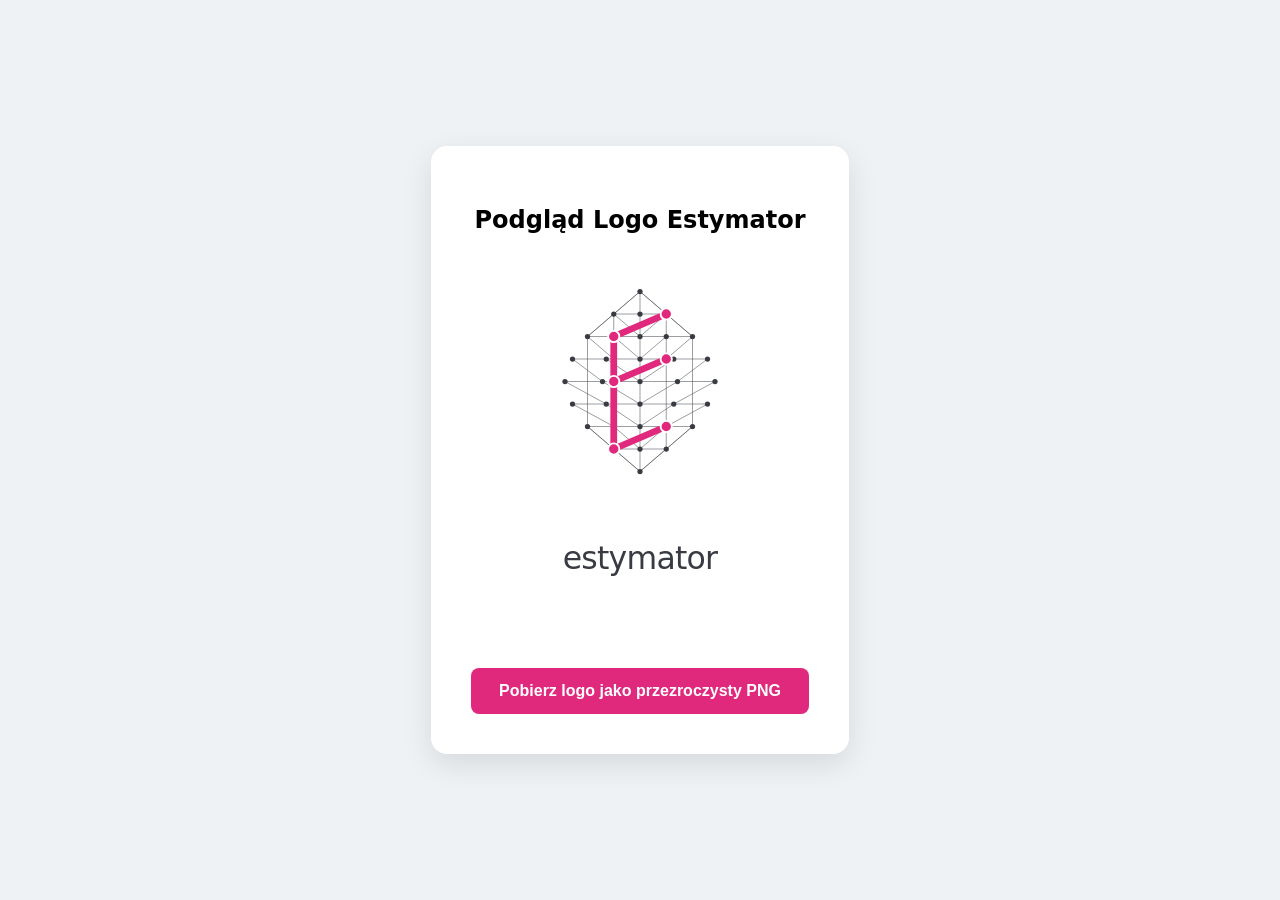
<file: what to add/logo.html>
<!DOCTYPE html>
<html lang="pl">
<head>
    <meta charset="UTF-8">
    <title>Generator Logo Estymator PNG</title>
    <style>
        body { font-family: system-ui, sans-serif; display: flex; flex-direction: column; align-items: center; justify-content: center; min-height: 100vh; background: #eef2f5; margin: 0; }
        .card { background: white; padding: 40px; border-radius: 16px; box-shadow: 0 10px 30px rgba(0,0,0,0.1); text-align: center; }
        button { background: #e0287d; color: white; border: none; padding: 14px 28px; font-size: 16px; font-weight: bold; border-radius: 8px; cursor: pointer; transition: background 0.2s; margin-top: 20px; }
        button:hover { background: #c21865; }
        canvas { display: none; }
    </style>
</head>
<body>

<div class="card">
    <h2>Podgląd Logo Estymator</h2>
    
    <!-- Vector SVG -->
    <svg id="logoSvg" xmlns="http://www.w3.org/2000/svg" viewBox="0 0 400 520" width="300" height="390">
        <defs>
            <style>
                .grid-line { stroke: #4a4d52; stroke-width: 1.2; opacity: 0.6; }
                .grid-node { fill: #383b42; }
                .e-path { stroke: #e0287d; stroke-width: 9; stroke-linecap: round; stroke-linejoin: round; fill: none; }
                .e-node { fill: #e0287d; stroke: #ffffff; stroke-width: 2.5; }
                .logo-text { font-family: system-ui, -apple-system, 'Segoe UI', Roboto, Helvetica, Arial, sans-serif; font-weight: 500; font-size: 42px; fill: #383b42; letter-spacing: -1px; }
            </style>
        </defs>

        <!-- GRID LINES -->
        <g id="grid-lines">
            <!-- Vertical lines -->
            <line x1="200" y1="50" x2="200" y2="290" class="grid-line" />
            <line x1="165" y1="80" x2="165" y2="260" class="grid-line" />
            <line x1="235" y1="80" x2="235" y2="260" class="grid-line" />
            <line x1="130" y1="110" x2="130" y2="230" class="grid-line" />
            <line x1="270" y1="110" x2="270" y2="230" class="grid-line" />

            <!-- Horizontal lines -->
            <line x1="165" y1="80" x2="235" y2="80" class="grid-line" />
            <line x1="130" y1="110" x2="270" y2="110" class="grid-line" />
            <line x1="110" y1="140" x2="290" y2="140" class="grid-line" />
            <line x1="100" y1="170" x2="300" y2="170" class="grid-line" />
            <line x1="110" y1="200" x2="290" y2="200" class="grid-line" />
            <line x1="130" y1="230" x2="270" y2="230" class="grid-line" />
            <line x1="165" y1="260" x2="235" y2="260" class="grid-line" />

            <!-- Diagonals -->
            <!-- Top pyramid -->
            <line x1="200" y1="50" x2="165" y2="80" class="grid-line" />
            <line x1="200" y1="50" x2="235" y2="80" class="grid-line" />
            <line x1="165" y1="80" x2="130" y2="110" class="grid-line" />
            <line x1="235" y1="80" x2="270" y2="110" class="grid-line" />
            <line x1="200" y1="50" x2="130" y2="110" class="grid-line" />
            <line x1="200" y1="50" x2="270" y2="110" class="grid-line" />

            <!-- Mesh inner diagonals -->
            <line x1="165" y1="80" x2="200" y2="110" class="grid-line" />
            <line x1="235" y1="80" x2="200" y2="110" class="grid-line" />
            <line x1="130" y1="110" x2="165" y2="140" class="grid-line" />
            <line x1="270" y1="110" x2="235" y2="140" class="grid-line" />
            <line x1="165" y1="110" x2="200" y2="140" class="grid-line" />
            <line x1="235" y1="110" x2="200" y2="140" class="grid-line" />

            <line x1="110" y1="140" x2="150" y2="170" class="grid-line" />
            <line x1="290" y1="140" x2="250" y2="170" class="grid-line" />
            <line x1="155" y1="140" x2="200" y2="170" class="grid-line" />
            <line x1="245" y1="140" x2="200" y2="170" class="grid-line" />

            <line x1="100" y1="170" x2="155" y2="200" class="grid-line" />
            <line x1="300" y1="170" x2="245" y2="200" class="grid-line" />
            <line x1="150" y1="170" x2="200" y2="200" class="grid-line" />
            <line x1="250" y1="170" x2="200" y2="200" class="grid-line" />

            <line x1="110" y1="200" x2="165" y2="230" class="grid-line" />
            <line x1="290" y1="200" x2="235" y2="230" class="grid-line" />
            <line x1="155" y1="200" x2="200" y2="230" class="grid-line" />
            <line x1="245" y1="200" x2="200" y2="230" class="grid-line" />

            <!-- Bottom pyramid -->
            <line x1="130" y1="230" x2="165" y2="260" class="grid-line" />
            <line x1="270" y1="230" x2="235" y2="260" class="grid-line" />
            <line x1="165" y1="230" x2="200" y2="260" class="grid-line" />
            <line x1="235" y1="230" x2="200" y2="260" class="grid-line" />
            <line x1="165" y1="260" x2="200" y2="290" class="grid-line" />
            <line x1="235" y1="260" x2="200" y2="290" class="grid-line" />
            <line x1="130" y1="230" x2="200" y2="290" class="grid-line" />
            <line x1="270" y1="230" x2="200" y2="290" class="grid-line" />
        </g>

        <!-- GRID NODES -->
        <g id="grid-nodes">
            <!-- Row 0 -->
            <circle cx="200" cy="50" r="3.5" class="grid-node" />
            <!-- Row 1 -->
            <circle cx="165" cy="80" r="3.5" class="grid-node" />
            <circle cx="200" cy="80" r="3.5" class="grid-node" />
            <circle cx="235" cy="80" r="3.5" class="grid-node" />
            <!-- Row 2 -->
            <circle cx="130" cy="110" r="3.5" class="grid-node" />
            <circle cx="165" cy="110" r="3.5" class="grid-node" />
            <circle cx="200" cy="110" r="3.5" class="grid-node" />
            <circle cx="235" cy="110" r="3.5" class="grid-node" />
            <circle cx="270" cy="110" r="3.5" class="grid-node" />
            <!-- Row 3 -->
            <circle cx="110" cy="140" r="3.5" class="grid-node" />
            <circle cx="155" cy="140" r="3.5" class="grid-node" />
            <circle cx="200" cy="140" r="3.5" class="grid-node" />
            <circle cx="245" cy="140" r="3.5" class="grid-node" />
            <circle cx="290" cy="140" r="3.5" class="grid-node" />
            <!-- Row 4 -->
            <circle cx="100" cy="170" r="3.5" class="grid-node" />
            <circle cx="150" cy="170" r="3.5" class="grid-node" />
            <circle cx="200" cy="170" r="3.5" class="grid-node" />
            <circle cx="250" cy="170" r="3.5" class="grid-node" />
            <circle cx="300" cy="170" r="3.5" class="grid-node" />
            <!-- Row 5 -->
            <circle cx="110" cy="200" r="3.5" class="grid-node" />
            <circle cx="155" cy="200" r="3.5" class="grid-node" />
            <circle cx="200" cy="200" r="3.5" class="grid-node" />
            <circle cx="245" cy="200" r="3.5" class="grid-node" />
            <circle cx="290" cy="200" r="3.5" class="grid-node" />
            <!-- Row 6 -->
            <circle cx="130" cy="230" r="3.5" class="grid-node" />
            <circle cx="165" cy="230" r="3.5" class="grid-node" />
            <circle cx="200" cy="230" r="3.5" class="grid-node" />
            <circle cx="235" cy="230" r="3.5" class="grid-node" />
            <circle cx="270" cy="230" r="3.5" class="grid-node" />
            <!-- Row 7 -->
            <circle cx="165" cy="260" r="3.5" class="grid-node" />
            <circle cx="200" cy="260" r="3.5" class="grid-node" />
            <circle cx="235" cy="260" r="3.5" class="grid-node" />
            <!-- Row 8 -->
            <circle cx="200" cy="290" r="3.5" class="grid-node" />
        </g>

        <!-- PINK HIGHLIGHTED 'E' PATH -->
        <g id="pink-e">
            <!-- Path: Top-Right -> Top-Left -> Mid-Left -> Mid-Right -> Mid-Left -> Bottom-Left -> Bottom-Right -->
            <path d="M 235,80 L 165,110 L 165,170 L 235,140 M 165,170 L 165,260 L 235,230" class="e-path" />
            
            <!-- Nodes on the E -->
            <circle cx="235" cy="80" r="7.5" class="e-node" />
            <circle cx="165" cy="110" r="7.5" class="e-node" />
            <circle cx="165" cy="170" r="7.5" class="e-node" />
            <circle cx="235" cy="140" r="7.5" class="e-node" />
            <circle cx="165" cy="260" r="7.5" class="e-node" />
            <circle cx="235" cy="230" r="7.5" class="e-node" />
        </g>

        <!-- LOGO TEXT -->
        <text x="200" y="420" text-anchor="middle" class="logo-text">estymator</text>
    </svg>

    <br>
    <button onclick="downloadPNG()">Pobierz logo jako przezroczysty PNG</button>
</div>

<canvas id="canvas" width="1200" height="1560"></canvas>

<script>
    function downloadPNG() {
        const svg = document.getElementById('logoSvg');
        const canvas = document.getElementById('canvas');
        const ctx = canvas.getContext('2d');
        
        const svgData = new XMLSerializer().serializeToString(svg);
        const svgBlob = new Blob([svgData], {type: 'image/svg+xml;charset=utf-8'});
        const URL = window.URL || window.webkitURL || window;
        const blobURL = URL.createObjectURL(svgBlob);
        
        const image = new Image();
        image.onload = function() {
            ctx.clearRect(0, 0, canvas.width, canvas.height);
            ctx.drawImage(image, 0, 0, canvas.width, canvas.height);
            
            const png = canvas.toDataURL('image/png');
            const downloadLink = document.createElement('a');
            downloadLink.href = png;
            downloadLink.download = 'estymator-logo-transparent.png';
            document.body.appendChild(downloadLink);
            downloadLink.click();
            document.body.removeChild(downloadLink);
        };
        image.src = blobURL;
    }
</script>

</body>
</html>
</file>
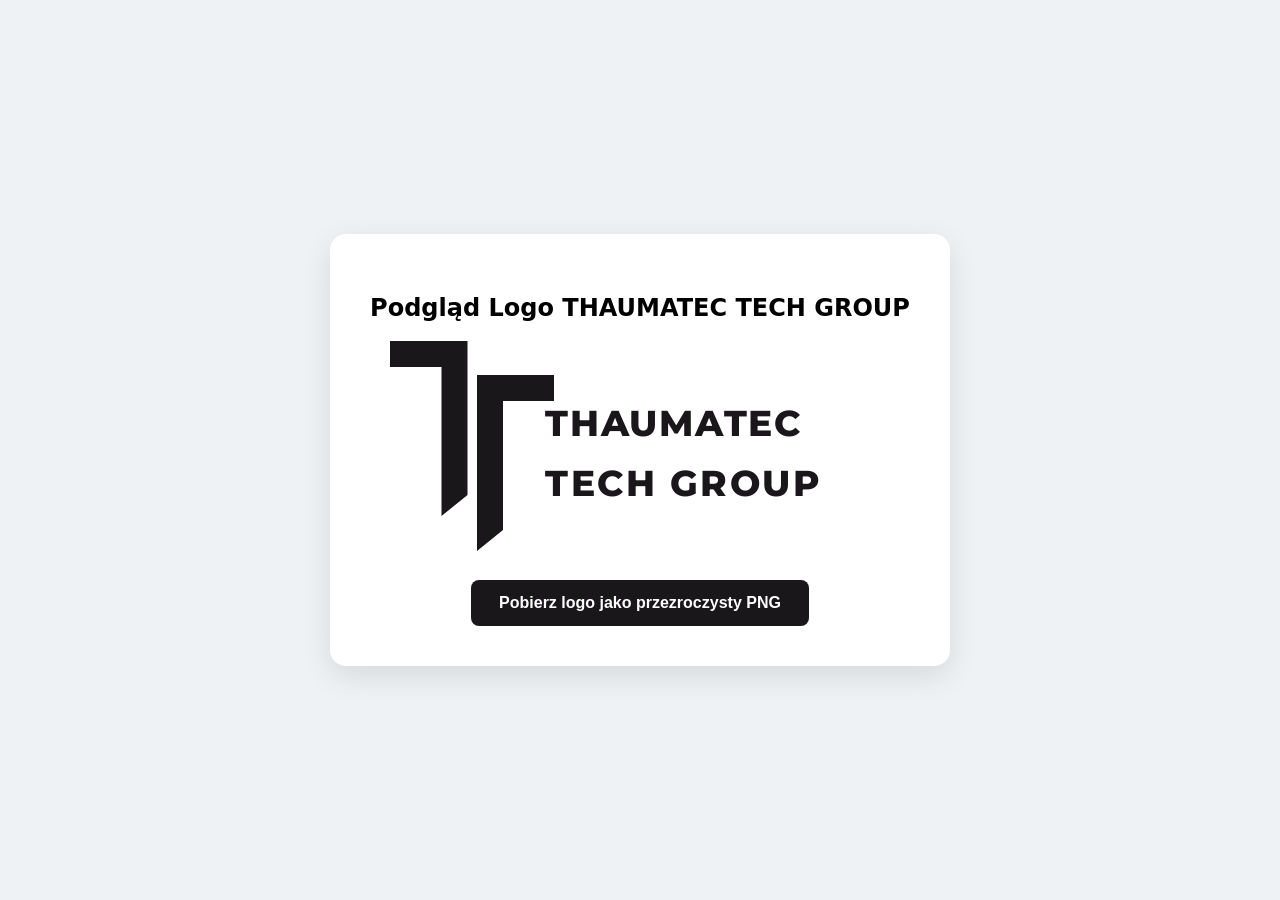
<file: what to add/thaumatec.html>
<!DOCTYPE html>
<html lang="pl">
<head>
    <meta charset="UTF-8">
    <title>Generator Logo Thaumatec Tech Group</title>
    <style>
        body { font-family: system-ui, sans-serif; display: flex; flex-direction: column; align-items: center; justify-content: center; min-height: 100vh; background: #eef2f5; margin: 0; }
        .card { background: white; padding: 40px; border-radius: 16px; box-shadow: 0 10px 30px rgba(0,0,0,0.1); text-align: center; }
        button { background: #1a171a; color: white; border: none; padding: 14px 28px; font-size: 16px; font-weight: bold; border-radius: 8px; cursor: pointer; transition: background 0.2s; margin-top: 20px; }
        button:hover { background: #333; }
        canvas { display: none; }
    </style>
</head>
<body>

<div class="card">
    <h2>Podgląd Logo THAUMATEC TECH GROUP</h2>
    
    <!-- Vector SVG -->
    <svg id="logoSvg" xmlns="http://www.w3.org/2000/svg" viewBox="0 0 1000 430" width="500" height="215">
        <defs>
            <style>
                @import url('https://fonts.googleapis.com/css2?family=Montserrat:wght@800;900&display=swap');
                .logo-mark { fill: #1a171a; }
                .text-top { font-family: 'Montserrat', 'Helvetica Neue', Arial, sans-serif; font-weight: 800; font-size: 72px; fill: #1a171a; letter-spacing: 3.5px; }
                .text-bottom { font-family: 'Montserrat', 'Helvetica Neue', Arial, sans-serif; font-weight: 800; font-size: 72px; fill: #1a171a; letter-spacing: 5px; }
            </style>
        </defs>

        <!-- Left 'T' Symbol -->
        <path class="logo-mark" d="M 0 0 H 155 V 308 L 103 350 V 52 H 0 Z" />

        <!-- Right 'T' Symbol -->
        <path class="logo-mark" d="M 174 68 H 328 V 120 H 226 V 378 L 174 420 Z" />

        <!-- Brand Text -->
        <text x="310" y="190" class="text-top">THAUMATEC</text>
        <text x="310" y="310" class="text-bottom">TECH GROUP</text>
    </svg>

    <br>
    <button onclick="downloadPNG()">Pobierz logo jako przezroczysty PNG</button>
</div>

<canvas id="canvas" width="2000" height="860"></canvas>

<script>
    function downloadPNG() {
        const svg = document.getElementById('logoSvg');
        const canvas = document.getElementById('canvas');
        const ctx = canvas.getContext('2d');
        
        const svgData = new XMLSerializer().serializeToString(svg);
        const svgBlob = new Blob([svgData], {type: 'image/svg+xml;charset=utf-8'});
        const URL = window.URL || window.webkitURL || window;
        const blobURL = URL.createObjectURL(svgBlob);
        
        const image = new Image();
        image.onload = function() {
            ctx.clearRect(0, 0, canvas.width, canvas.height);
            ctx.drawImage(image, 0, 0, canvas.width, canvas.height);
            
            const png = canvas.toDataURL('image/png');
            const downloadLink = document.createElement('a');
            downloadLink.href = png;
            downloadLink.download = 'thaumatec-tech-group-logo.png';
            document.body.appendChild(downloadLink);
            downloadLink.click();
            document.body.removeChild(downloadLink);
        };
        image.src = blobURL;
    }
</script>

</body>
</html>
</file>
<file: shared.css>
/* ===================================================
   ESTYMATOR · SKN ML/AI · PWr · shared.css
   =================================================== */

*, *::before, *::after { margin:0; padding:0; box-sizing:border-box; }

:root {
  --W: #EBEBE9;
  --C: #DEC0AD;
  --R: #B41D15;
  --O: #001B2E;
  --T: #114A6B;
  --G: #E8A784;
  --black: #000;
  --RD: #8B1510;
  --logo-pink: #e0287d;
  --section-pad: clamp(4rem, 8vw, 8rem);
  --section-pad-x: clamp(1.4rem, 5vw, 3rem);
  --radius-sm: 2px;
  --radius-md: 4px;
  --radius-lg: 6px;
  --ease-out-expo: cubic-bezier(.16, 1, .3, 1);
  --ease-out-back: cubic-bezier(.34, 1.56, .64, 1);
}

html { scroll-behavior:smooth; overflow-x:hidden; }

body {
  background: var(--O);
  color: var(--W);
  font-family: 'IBM Plex Mono', monospace;
  cursor: none;
  overflow-x: hidden;
}

a { color: inherit; }

/* ── GLOBAL FOCUS ───────────────────────────────── */
:focus-visible {
  outline: 2px solid var(--G);
  outline-offset: 2px;
}
:focus:not(:focus-visible) { outline: none; }

/* ── CUSTOM CURSOR ──────────────────────────────── */
#cur {
  position: fixed; z-index: 9999; pointer-events: none;
  width: 16px; height: 16px;
  background: var(--G); border-radius: 50%;
  transform: translate(-50%,-50%);
  transition: width .2s, height .2s, background .2s;
  mix-blend-mode: exclusion;
  will-change: left, top;
}
#cur2 {
  position: fixed; z-index: 9998; pointer-events: none;
  width: 44px; height: 44px;
  border: 1px solid var(--C); border-radius: 50%;
  transform: translate(-50%,-50%);
  transition: width .4s, height .4s, border-color .3s;
  will-change: left, top;
}
body.hov #cur  { width:40px; height:40px; }
body.hov #cur2 { width:80px; height:80px; border-color:var(--G); }

/* ── NAV ────────────────────────────────────────── */
nav {
  position: fixed; top:0; left:0; right:0; z-index: 500;
  display: flex; align-items: center; justify-content: space-between;
  padding: 1.4rem 3rem;
  border-bottom: 1px solid rgba(222,192,173,.08);
}
nav::before {
  content:''; position:absolute; inset:0;
  background: rgba(0,27,46,.87);
  backdrop-filter: blur(14px);
  z-index: -1;
}
.nlogo {
  display: inline-flex; align-items: center; gap: .65rem;
  text-decoration: none; color: var(--W);
}
.nlogo-mark { display: block; width: 26px; height: 26px; flex-shrink: 0; object-fit: contain; }
.nlogo-word {
  font-family: system-ui, -apple-system, 'Segoe UI', Roboto, Helvetica, Arial, sans-serif;
  font-weight: 600; font-size: 1.25rem; letter-spacing: -.02em; line-height: 1;
}
.nlogo-mark .est-bg { fill: var(--O); }
.nlogo-mark .est-grid line { stroke: rgba(235, 235, 233, .4); stroke-width: 1.2; }
.nlogo-mark .est-nodes circle { fill: rgba(235, 235, 233, .5); }
.nlogo-mark .est-e-path { stroke: var(--logo-pink); stroke-width: 9; fill: none; stroke-linecap: round; stroke-linejoin: round; }
.nlogo-mark .est-e-node { fill: var(--logo-pink); stroke: var(--O); stroke-width: 2.5; }
.nlinks { display:flex; gap:1.6rem; list-style:none; align-items:center; }
.nlinks a {
  font-size: .65rem; letter-spacing: .18em; text-transform: uppercase;
  color: var(--C); text-decoration: none; opacity: .7;
  transition: opacity .2s, color .2s;
}
.nlinks a:hover, .nlinks a.active { opacity:1; color:var(--G); }
.ncta {
  background: var(--R); color: var(--W) !important;
  padding: .5rem 1.2rem; opacity: 1 !important;
}

/* Hamburger */
.nav-toggle {
  display: none;
  flex-direction: column; gap: 5px;
  background: none; border: none;
  cursor: pointer; padding: 4px;
  z-index: 600;
}
.nav-toggle span {
  display: block; width: 24px; height: 2px;
  background: var(--C);
  transition: transform .3s, opacity .3s, width .3s;
}
.nav-toggle.open span:nth-child(1) { transform: translateY(7px) rotate(45deg); }
.nav-toggle.open span:nth-child(2) { opacity: 0; width: 0; }
.nav-toggle.open span:nth-child(3) { transform: translateY(-7px) rotate(-45deg); }

/* ── HERO (shared between pages) ────────────────── */
.hero {
  min-height: 100vh; position: relative; overflow: hidden;
  display: grid; grid-template-columns: 1.05fr .95fr;
  padding-top: 76px;
}
#bgCanvas {
  position: absolute; inset:0; width:100%; height:100%; z-index:0;
}
.hero-copy {
  position: relative; z-index: 2;
  padding: 8rem 3rem 4rem;
  background:
    radial-gradient(130% 90% at 20% 42%, rgba(232,167,132,.16), rgba(232,167,132,0) 55%),
    radial-gradient(80% 60% at 70% 92%, rgba(222,192,173,.08), rgba(222,192,173,0) 60%),
    linear-gradient(90deg,rgba(0,27,46,.97),rgba(0,27,46,.82));
  border-right: 1px solid rgba(222,192,173,.14);
  display: flex; flex-direction: column; justify-content: flex-end;
}
.kicker {
  font-size:.6rem; letter-spacing:.3em; text-transform:uppercase;
  color:var(--G); display:flex; gap:.8rem; align-items:center; margin-bottom:2rem;
}
.kicker::before { content:''; width:24px; height:1px; background:var(--G); }
h1 {
  font-family:'Bebas Neue',sans-serif;
  font-size:clamp(4rem,11vw,11rem);
  line-height:.82; letter-spacing:.02em;
}
h1 .stroke { -webkit-text-stroke:1.5px var(--C); color:transparent; }
.lead {
  font-size:.9rem; line-height:1.9; color:rgba(235,235,233,.62);
  font-weight:300; max-width:610px; margin:2.2rem 0 2rem;
}
.hero-actions { display:flex; gap:1rem; flex-wrap:wrap; }

/* Buttons */
.btn {
  display:inline-flex; align-items:center; gap:.75rem;
  text-decoration:none; text-transform:uppercase; letter-spacing:.13em;
  font-size:.72rem; font-weight:700; padding:1rem 1.5rem;
  transition:transform .2s, background .2s, color .2s, border-color .2s;
}
.btn:hover { transform:translateY(-2px); }
.btn.primary { background:var(--R); color:var(--W); }
.btn.primary:hover { background:var(--RD); }
.btn.ghost { border:1px solid rgba(222,192,173,.35); color:var(--C); }
.btn.ghost:hover { border-color:var(--G); color:var(--G); }

/* Hero panels */
.hero-panel { position:relative; z-index:2; display:grid; grid-template-rows:1fr 1fr; }
.panel {
  padding:3rem; display:flex; flex-direction:column; justify-content:flex-end;
  position:relative; overflow:hidden;
}
.panel.red  { background:var(--R); }
.panel.cream { background:var(--C); color:var(--O); }
.panel::before {
  content:attr(data-bg); font-family:'Bebas Neue',sans-serif;
  font-size:15rem; color:rgba(0,0,0,.12);
  position:absolute; left:-.6rem; bottom:-3.8rem; line-height:1;
  pointer-events:none;
}
.panel.cream::before { color:rgba(0,27,46,.08); }
.p-label { font-size:.6rem; letter-spacing:.25em; text-transform:uppercase; opacity:.6; margin-bottom:.8rem; }
.p-title { font-family:'Fraunces',serif; font-size:2.7rem; line-height:1; font-weight:900; position:relative; }
.p-text { font-size:.75rem; line-height:1.8; color:rgba(235,235,233,.7); max-width:380px; margin-top:1rem; position:relative; }
.panel.cream .p-text { color:rgba(0,27,46,.62); }

/* Color strip */
.color-strip { display:grid; grid-template-columns:repeat(6,1fr); height:6px; }
.cs1{background:var(--O)} .cs2{background:var(--T)} .cs3{background:var(--R)}
.cs4{background:var(--C)} .cs5{background:var(--G)} .cs6{background:var(--W)}

/* ── SECTION LAYOUT HELPERS ─────────────────────── */
.section-head {
  display:flex; align-items:flex-end; justify-content:space-between;
  gap:2rem; margin-bottom:4rem;
}
.section-label { font-size:.6rem; letter-spacing:.3em; text-transform:uppercase; color:var(--G); margin-bottom:1rem; }
.section-title { font-family:'Bebas Neue',sans-serif; font-size:clamp(3.4rem,7vw,6.2rem); line-height:.9; letter-spacing:.04em; }
.section-title span { color:var(--R); }
.section-desc { font-size:.8rem; line-height:1.8; color:rgba(235,235,233,.48); max-width:430px; text-align:right; }

.dark  { background:var(--black); padding:8rem 3rem; }
.blue  { background:var(--O);     padding:8rem 3rem; }
.teal  { background:var(--T);     padding:8rem 3rem; }

/* ── CARDS GRID ─────────────────────────────────── */
.grid3 { display:grid; grid-template-columns:repeat(3,1fr); gap:1px; background:rgba(235,235,233,.08); }
.card { background:var(--O); padding:2.2rem; min-height:300px; position:relative; overflow:hidden; }
.card::after {
  content:''; position:absolute; bottom:0; left:0; right:0; height:3px;
  background:var(--G); transform:scaleX(0); transform-origin:left; transition:transform .4s;
}
.card:hover::after { transform:scaleX(1); }
.card-type { font-size:.56rem; letter-spacing:.22em; text-transform:uppercase; color:var(--G); margin-bottom:1.2rem; }
.card h3 { font-family:'Fraunces',serif; font-size:1.35rem; line-height:1.15; margin-bottom:1rem; }
.card p   { font-size:.72rem; line-height:1.8; color:rgba(235,235,233,.5); }
.chipline { display:flex; gap:.45rem; flex-wrap:wrap; margin-top:1.5rem; }
.chip { font-size:.55rem; letter-spacing:.1em; text-transform:uppercase; padding:.35rem .6rem; border:1px solid rgba(222,192,173,.2); color:var(--C); }

/* ── STEPS GRID ─────────────────────────────────── */
.steps-grid {
  display:grid; grid-template-columns:repeat(4,1fr);
  border-top:1px solid rgba(222,192,173,.1);
  border-left:1px solid rgba(222,192,173,.1);
}
.step-box {
  padding:2.4rem; min-height:290px;
  border-right:1px solid rgba(222,192,173,.1);
  border-bottom:1px solid rgba(222,192,173,.1);
  background:rgba(0,0,0,.12);
  transition:background .3s, transform .3s;
}
.step-box:hover { background:rgba(17,74,107,.25); transform:translateY(-4px); }
.step-num   { font-family:'Bebas Neue',sans-serif; font-size:2.2rem; color:var(--G); margin-bottom:2rem; }
.step-title { font-family:'Fraunces',serif; font-size:1.25rem; font-weight:900; margin-bottom:.9rem; }
.step-text  { font-size:.72rem; line-height:1.8; color:rgba(235,235,233,.5); font-weight:300; }

/* ── SPLIT SECTION ──────────────────────────────── */
.split { display:grid; grid-template-columns:1fr 1fr; min-height:58vh; }
.split-left {
  background:var(--R); padding:5rem 3rem;
  display:flex; flex-direction:column; justify-content:space-between;
  position:relative; overflow:hidden;
}
.split-left::before {
  content:attr(data-bg); font-family:'Bebas Neue',sans-serif;
  font-size:14rem; color:rgba(0,0,0,.12);
  position:absolute; left:-.5rem; bottom:-3rem; line-height:1; pointer-events:none;
}
.split-right {
  background:var(--C); padding:5rem 3rem;
  display:flex; flex-direction:column; justify-content:space-between;
  position:relative; overflow:hidden; color:var(--O);
}
.split-right::before {
  content:attr(data-bg); font-family:'Bebas Neue',sans-serif;
  font-size:14rem; color:rgba(0,27,46,.08);
  position:absolute; right:-.5rem; bottom:-3rem; line-height:1; pointer-events:none;
}
.ct-label { font-size:.6rem; letter-spacing:.3em; text-transform:uppercase; opacity:.6; position:relative; }
.ct-h { font-family:'Bebas Neue',sans-serif; font-size:clamp(3rem,5vw,5rem); line-height:.9; letter-spacing:.03em; position:relative; }
.ct-p { font-size:.82rem; line-height:1.85; color:rgba(235,235,233,.68); max-width:430px; position:relative; }
.split-right .ct-p { color:rgba(0,27,46,.62); }
.contact-links { display:grid; gap:.8rem; position:relative; }
.contact-links a { font-size:.78rem; text-decoration:none; transition:color .2s; }
.split-left  .contact-links a { color:var(--W); }
.split-right .contact-links a { color:var(--O); }
.contact-links a:hover { color:var(--G); }

/* ── FOOTER ─────────────────────────────────────── */
footer { background:var(--O); border-top:1px solid rgba(222,192,173,.1); padding:4rem 3rem 2rem; }
.foot-top { display:grid; grid-template-columns:repeat(4,1fr); gap:3rem; margin-bottom:4rem; }
.foot-brand .fs { font-size:.65rem; letter-spacing:.15em; color:rgba(235,235,233,.3); margin-top:.4rem; }
.foot-brand .fp { font-size:.7rem; line-height:1.6; color:rgba(235,235,233,.35); margin-top:1rem; font-weight:300; }
.foot-col h4 { font-size:.58rem; letter-spacing:.25em; text-transform:uppercase; color:var(--G); margin-bottom:1.2rem; }
.foot-col a { display:block; font-size:.78rem; color:rgba(235,235,233,.4); text-decoration:none; margin-bottom:.6rem; transition:color .2s; font-weight:300; }
.foot-col a:hover { color:var(--C); }
.foot-bottom { display:flex; justify-content:space-between; align-items:center; border-top:1px solid rgba(222,192,173,.08); padding-top:2rem; }
.fbc, .fbr { font-size:.62rem; color:rgba(235,235,233,.25); letter-spacing:.08em; }
.fbr strong { color:var(--C); }

/* legacy .foot class kept for any existing usage */
.foot { background:var(--O); border-top:1px solid rgba(222,192,173,.1); padding:3rem; }

/* ── BLOG / POSTS SECTION ───────────────────────── */
.blog-section { background: var(--black); padding: 6rem 3rem; }
.blog-section .section-head { margin-bottom: 3rem; }
.blog-grid { display: grid; grid-template-columns: repeat(3, 1fr); gap: 1.5rem; }
.blog-card {
  background: rgba(0, 27, 46, .6);
  border: 1px solid rgba(222, 192, 173, .08);
  overflow: hidden;
  cursor: pointer;
  transition: border-color .3s, transform .3s, box-shadow .3s;
  display: flex; flex-direction: column;
}
.blog-card:hover {
  border-color: rgba(222, 192, 173, .2);
  transform: translateY(-4px);
  box-shadow: 0 20px 60px rgba(0, 0, 0, .5);
}
.blog-card-img {
  width: 100%; height: 200px; overflow: hidden;
  background: rgba(17, 74, 107, .3);
}
.blog-card-img img {
  width: 100%; height: 100%; object-fit: cover;
  transition: transform .5s;
}
.blog-card:hover .blog-card-img img { transform: scale(1.04); }
.blog-card-body { padding: 1.8rem; flex: 1; display: flex; flex-direction: column; }
.blog-card-meta {
  display: flex; align-items: center; gap: .8rem; margin-bottom: .8rem;
}
.blog-card-cat {
  font-size: .55rem; letter-spacing: .15em; text-transform: uppercase;
  padding: .2rem .55rem; border-radius: 2px;
}
.blog-card-cat.news { background: rgba(232, 167, 132, .12); color: var(--G); border: 1px solid rgba(232, 167, 132, .2); }
.blog-card-cat.event { background: rgba(222, 192, 173, .12); color: var(--C); border: 1px solid rgba(222, 192, 173, .2); }
.blog-card-cat.research { background: rgba(180, 29, 21, .15); color: var(--R); border: 1px solid rgba(180, 29, 21, .3); }
.blog-card-cat.workshop { background: rgba(17, 74, 107, .25); color: #79c0ff; border: 1px solid rgba(17, 74, 107, .4); }
.blog-card-cat.other { background: rgba(235, 235, 233, .06); color: rgba(235, 235, 233, .5); border: 1px solid rgba(235, 235, 233, .12); }
.blog-card-date {
  font-size: .6rem; color: rgba(235, 235, 233, .3); letter-spacing: .05em;
}
.blog-card-title {
  font-family: 'Fraunces', serif; font-size: 1.2rem; font-weight: 700;
  line-height: 1.2; margin-bottom: .6rem;
  display: -webkit-box; -webkit-line-clamp: 2; -webkit-box-orient: vertical;
  overflow: hidden;
}
.blog-card-excerpt {
  font-size: .7rem; line-height: 1.7; color: rgba(235, 235, 233, .45);
  font-weight: 300;
  display: -webkit-box; -webkit-line-clamp: 3; -webkit-box-orient: vertical;
  overflow: hidden;
}
.blog-card-tags { display: flex; gap: .4rem; flex-wrap: wrap; margin-top: auto; padding-top: 1rem; }
.blog-tag {
  font-size: .55rem; color: rgba(222, 192, 173, .4);
  letter-spacing: .04em;
}

/* Blog card "read more" hint */
.blog-expand {
  font-size: .6rem; letter-spacing: .12em; text-transform: uppercase;
  color: var(--G); margin-top: .8rem; display: inline-block;
  transition: color .2s;
}
.blog-card:hover .blog-expand { color: var(--C); }

/* ── Blog Post Modal ─────────────────────────────── */
.blog-modal-overlay {
  position: fixed; inset: 0; z-index: 900;
  background: rgba(0, 0, 0, .85);
  display: flex; align-items: flex-start; justify-content: center;
  padding: 3rem 1.5rem;
  overflow-y: auto;
  animation: modalFadeIn .25s ease;
}
@keyframes modalFadeIn { from { opacity: 0; } to { opacity: 1; } }

.blog-modal {
  background: var(--O);
  border: 1px solid rgba(222, 192, 173, .15);
  width: 100%; max-width: 820px;
  position: relative;
  animation: modalSlideIn .3s cubic-bezier(.23, 1, .32, 1);
  margin: auto;
}
@keyframes modalSlideIn { from { transform: translateY(40px); opacity: 0; } to { transform: translateY(0); opacity: 1; } }

.blog-modal-close {
  position: absolute; top: 1rem; right: 1rem; z-index: 10;
  width: 40px; height: 40px;
  background: rgba(0, 0, 0, .5); border: 1px solid rgba(222, 192, 173, .2);
  color: var(--C); font-size: 1.4rem; line-height: 1;
  cursor: pointer; display: flex; align-items: center; justify-content: center;
  transition: background .2s, border-color .2s;
}
.blog-modal-close:hover { background: var(--R); border-color: var(--R); color: var(--W); }

.blog-modal-img { overflow: hidden; }
.blog-modal-img img {
  display: block; width: 100%; max-height: 400px;
  object-fit: cover; border-bottom: 1px solid rgba(222, 192, 173, .1);
}

.blog-modal-body { padding: 2.5rem; }
.blog-modal-meta {
  display: flex; align-items: center; gap: 1rem; margin-bottom: 1rem;
}
.blog-modal-title {
  font-family: 'Fraunces', serif; font-size: 1.6rem;
  font-weight: 700; line-height: 1.2; margin-bottom: 1rem;
}

.blog-modal-content {
  font-size: .82rem; line-height: 1.9; color: rgba(235, 235, 233, .6);
  font-weight: 300;
}
.blog-modal-content p { margin-bottom: 1rem; }
.blog-modal-content strong { color: var(--C); font-weight: 700; }
.blog-modal-content a { color: var(--G); text-decoration: underline; }
.blog-modal-content ul, .blog-modal-content ol { margin: .8rem 0 .8rem 1.5rem; }
.blog-modal-content li { margin-bottom: .4rem; }
.blog-modal-content h3, .blog-modal-content h4 {
  font-family: 'Fraunces', serif; color: var(--C); margin: 1.5rem 0 .6rem;
}
.blog-modal-content code {
  background: rgba(0, 0, 0, .4); padding: .15rem .4rem;
  font-size: .72rem; border-radius: 2px; font-family: 'IBM Plex Mono', monospace;
  color: var(--G);
}
.blog-modal-content pre {
  background: rgba(0, 0, 0, .5); padding: 1rem;
  overflow-x: auto; font-size: .7rem; line-height: 1.6;
  margin: 1rem 0; border: 1px solid rgba(222, 192, 173, .1);
}
.blog-modal-content pre code { background: none; padding: 0; }
.blog-modal-content img { max-width: 100%; margin: 1rem 0; border: 1px solid rgba(222, 192, 173, .1); }

/* Files inside blog */
.blog-card-files { margin-top: 1.5rem; }
.blog-card-files h4 {
  font-size: .58rem; letter-spacing: .2em; text-transform: uppercase;
  color: var(--G); margin-bottom: .6rem;
}
.blog-file-link {
  display: flex; align-items: center; gap: .5rem;
  font-size: .7rem; color: var(--C); text-decoration: none;
  padding: .5rem .8rem; background: rgba(0, 0, 0, .3);
  border: 1px solid rgba(222, 192, 173, .1);
  margin-bottom: .3rem; transition: border-color .2s, background .2s;
}
.blog-file-link:hover { border-color: var(--G); background: rgba(232, 167, 132, .08); }
.blog-file-image {
  margin-bottom: .8rem;
  border: 1px solid rgba(222, 192, 173, .1);
}
.blog-file-image img {
  display: block;
  max-width: 100%;
  height: auto;
}

/* Empty state */
.blog-empty {
  text-align: center; padding: 4rem 2rem; color: rgba(235, 235, 233, .18);
  grid-column: 1 / -1;
}
.blog-empty p { font-size: .85rem; margin-top: .5rem; }

/* Responsive blog */
@media (max-width: 1024px) {
  .blog-section { padding: 5rem 2rem; }
  .blog-grid { grid-template-columns: repeat(2, 1fr); }
}
@media (max-width: 768px) {
  .blog-section { padding: 4rem 1.4rem; }
  .blog-grid { grid-template-columns: 1fr; }
  .blog-card-img { height: 180px; }
  .blog-card-body { padding: 1.4rem; }
}

/* Modal responsive */
@media (max-width: 600px) {
  .blog-modal-overlay { padding: 1rem; align-items: flex-start; }
  .blog-modal-body { padding: 1.5rem; }
  .blog-modal-title { font-size: 1.2rem; }
  .blog-modal-img img { max-height: 220px; }
}

/* ── PARTNERS / LOGO ────────────────────────────── */
.partners { background: var(--black); padding: 8rem 3rem; border-top: 1px solid rgba(222, 192, 173, .08); }
.partner-list { display: flex; flex-direction: column; gap: 1.5rem; }
.partner-card {
  display: grid; grid-template-columns: 360px 1fr; gap: 3rem; align-items: center;
  background: rgba(0, 27, 46, .45);
  border: 1px solid rgba(222, 192, 173, .12);
  padding: 3rem;
  transition: border-color .3s, transform .3s;
}
.partner-card:hover { border-color: rgba(232, 167, 132, .35); transform: translateY(-3px); }
.partner-logo {
  display: flex; align-items: center; justify-content: center;
  padding: 2rem; border-right: 1px solid rgba(222, 192, 173, .12);
  background: #fff;
}
.partner-logo svg, .partner-logo img { width: 100%; height: auto; display: block; }
.partner-logo img { object-fit: contain; }
.thaumatec-logo { max-width: 280px; }
.nokia-logo { max-width: 260px; }
.antmicro-logo { max-width: 300px; }
.partner-body { display: flex; flex-direction: column; gap: 1rem; }
.partner-tag { font-size: .55rem; letter-spacing: .2em; text-transform: uppercase; color: var(--G); }
.partner-body h3 { font-family: 'Fraunces', serif; font-size: 1.6rem; font-weight: 900; line-height: 1.15; }
.partner-body p { font-size: .8rem; line-height: 1.85; color: rgba(235, 235, 233, .5); font-weight: 300; max-width: 640px; }
.partner-points { list-style: none; display: flex; flex-direction: column; gap: .6rem; max-width: 640px; }
.partner-points li {
  position: relative; padding-left: 1.2rem;
  font-size: .8rem; line-height: 1.75; color: rgba(235, 235, 233, .5); font-weight: 300;
}
.partner-points li::before {
  content: ''; position: absolute; left: 0; top: .68em;
  width: 5px; height: 5px; border-radius: 50%; background: var(--G);
}

@media (max-width: 768px) {
  .partners { padding: 4rem 1.4rem; }
  .partner-card { grid-template-columns: 1fr; gap: 2rem; padding: 2rem 1.5rem; }
  .partner-logo { border-right: none; border-bottom: 1px solid rgba(222, 192, 173, .12); padding: 1.5rem 1rem; }
  .partner-body h3 { font-size: 1.35rem; }
}

/* ── SCROLL REVEAL ──────────────────────────────── */
.rv, .rv2 { opacity: 0; }
.rv { transform: translateY(40px); transition: opacity .7s var(--ease-out-expo), transform .7s var(--ease-out-expo); }
.rv2 { transform: translateX(-20px); transition: opacity .7s var(--ease-out-expo), transform .7s var(--ease-out-expo); }
.rv.vis, .rv2.vis { opacity: 1; transform: none; }

/* stagger children when parent has .rv-stagger class */
.rv-stagger > .rv,
.rv-stagger > .rv2 { transition-delay: calc(var(--rv-i, 0) * .08s); }
.rv-stagger > .rv:nth-child(1) { --rv-i: 0; }
.rv-stagger > .rv:nth-child(2) { --rv-i: 1; }
.rv-stagger > .rv:nth-child(3) { --rv-i: 2; }
.rv-stagger > .rv:nth-child(4) { --rv-i: 3; }
.rv-stagger > .rv:nth-child(5) { --rv-i: 4; }
.rv-stagger > .rv:nth-child(6) { --rv-i: 5; }
.rv-stagger > .rv:nth-child(7) { --rv-i: 6; }
.rv-stagger > .rv:nth-child(8) { --rv-i: 7; }
.rv-stagger > .rv:nth-child(9) { --rv-i: 8; }
.rv-stagger > .rv:nth-child(10) { --rv-i: 9; }

/* ── SCANLINE ────────────────────────────────────── */
body::after {
  content:''; position:fixed; inset:0;
  background:repeating-linear-gradient(0deg,transparent,transparent 2px,rgba(0,0,0,.025) 2px,rgba(0,0,0,.025) 4px);
  pointer-events:none; z-index:1000;
}

/* ================================================================
   RESPONSIVE — TABLET (≤1024px)
   ================================================================ */
@media (max-width: 1024px) {
  nav { padding: 1.2rem 2rem; }
  .hero-copy { padding: 7rem 2rem 3rem; }
  .panel { padding: 2.5rem 2rem; }
  .dark, .blue, .teal { padding: 6rem 2rem; }
  .section-head { gap: 1.5rem; }
  .grid3 { grid-template-columns: repeat(2, 1fr); }
  .steps-grid { grid-template-columns: repeat(2, 1fr); }
  .split { min-height: auto; }
  .split-left, .split-right { padding: 4rem 2rem; }
}

/* ================================================================
   RESPONSIVE — MOBILE (≤768px)
   ================================================================ */
@media (max-width: 768px) {
  body { cursor: auto; }
  #cur, #cur2 { display: none; }

  /* Nav mobile */
  nav { padding: 1rem 1.2rem; flex-wrap: nowrap; }
  .nav-toggle { display: flex; }
  .nlinks {
    position: fixed; inset: 0; top: 0;
    background: rgba(0,27,46,.97);
    flex-direction: column; justify-content: center; align-items: center;
    gap: 2rem;
    transform: translateX(100%);
    transition: transform .4s cubic-bezier(.23,1,.32,1);
    z-index: 550;
  }
  .nlinks.open { transform: translateX(0); }
  .nlinks a { font-size: 1rem; letter-spacing: .2em; opacity: 1; }
  .ncta { padding: .7rem 2rem; }

  /* Hero stacked */
  .hero {
    grid-template-columns: 1fr;
    grid-template-rows: auto auto;
    min-height: auto;
    padding-top: 64px;
  }
  .hero-copy {
    padding: 4rem 1.4rem 2.5rem;
    background: linear-gradient(180deg,rgba(0,27,46,.97),rgba(0,27,46,.85));
    border-right: none;
    border-bottom: 1px solid rgba(222,192,173,.1);
    justify-content: flex-start;
  }
  h1 { font-size: clamp(3.5rem, 18vw, 7rem); }
  .lead { font-size: .82rem; margin: 1.5rem 0 1.5rem; }
  .hero-panel {
    grid-template-rows: auto auto;
    grid-template-columns: 1fr 1fr;
  }
  .panel { padding: 2rem 1.4rem; min-height: 180px; }
  .panel::before { font-size: 8rem; bottom:-2rem; }
  .p-title { font-size: 2rem; }
  .p-text { font-size: .7rem; }

  /* Sections */
  .dark, .blue, .teal { padding: 4rem 1.4rem; }
  .section-head { display: block; margin-bottom: 2.5rem; }
  .section-desc { text-align: left; margin-top: 1rem; }

  /* Cards */
  .grid3 { grid-template-columns: 1fr; }

  /* Steps */
  .steps-grid { grid-template-columns: 1fr; }
  .step-box { min-height: auto; padding: 1.8rem 1.4rem; }

  /* Split CTA */
  .split { grid-template-columns: 1fr; }
  .split-left, .split-right { padding: 3.5rem 1.4rem; min-height: auto; }
  .split-left::before, .split-right::before { font-size: 9rem; }
  .ct-h { font-size: clamp(2.5rem, 12vw, 4rem); }

  /* Footer */
  footer { padding: 3rem 1.4rem 1.5rem; }
  .foot-top { grid-template-columns: 1fr 1fr; gap: 2rem; }
  .foot-bottom { flex-direction: column; align-items: flex-start; gap:.8rem; border-top-color: rgba(222,192,173,.05); }
}

/* ================================================================
   RESPONSIVE — SMALL MOBILE (≤480px)
   ================================================================ */
@media (max-width: 480px) {
  .hero-panel { grid-template-columns: 1fr; }
  .panel { min-height: 150px; }
  .hero-actions { flex-direction: column; }
  .btn { width: 100%; justify-content: center; }
  .grid3 { background: none; gap: 1px; }
  .card { min-height: auto; }
  .foot-top { grid-template-columns: 1fr; }
}
</file>
